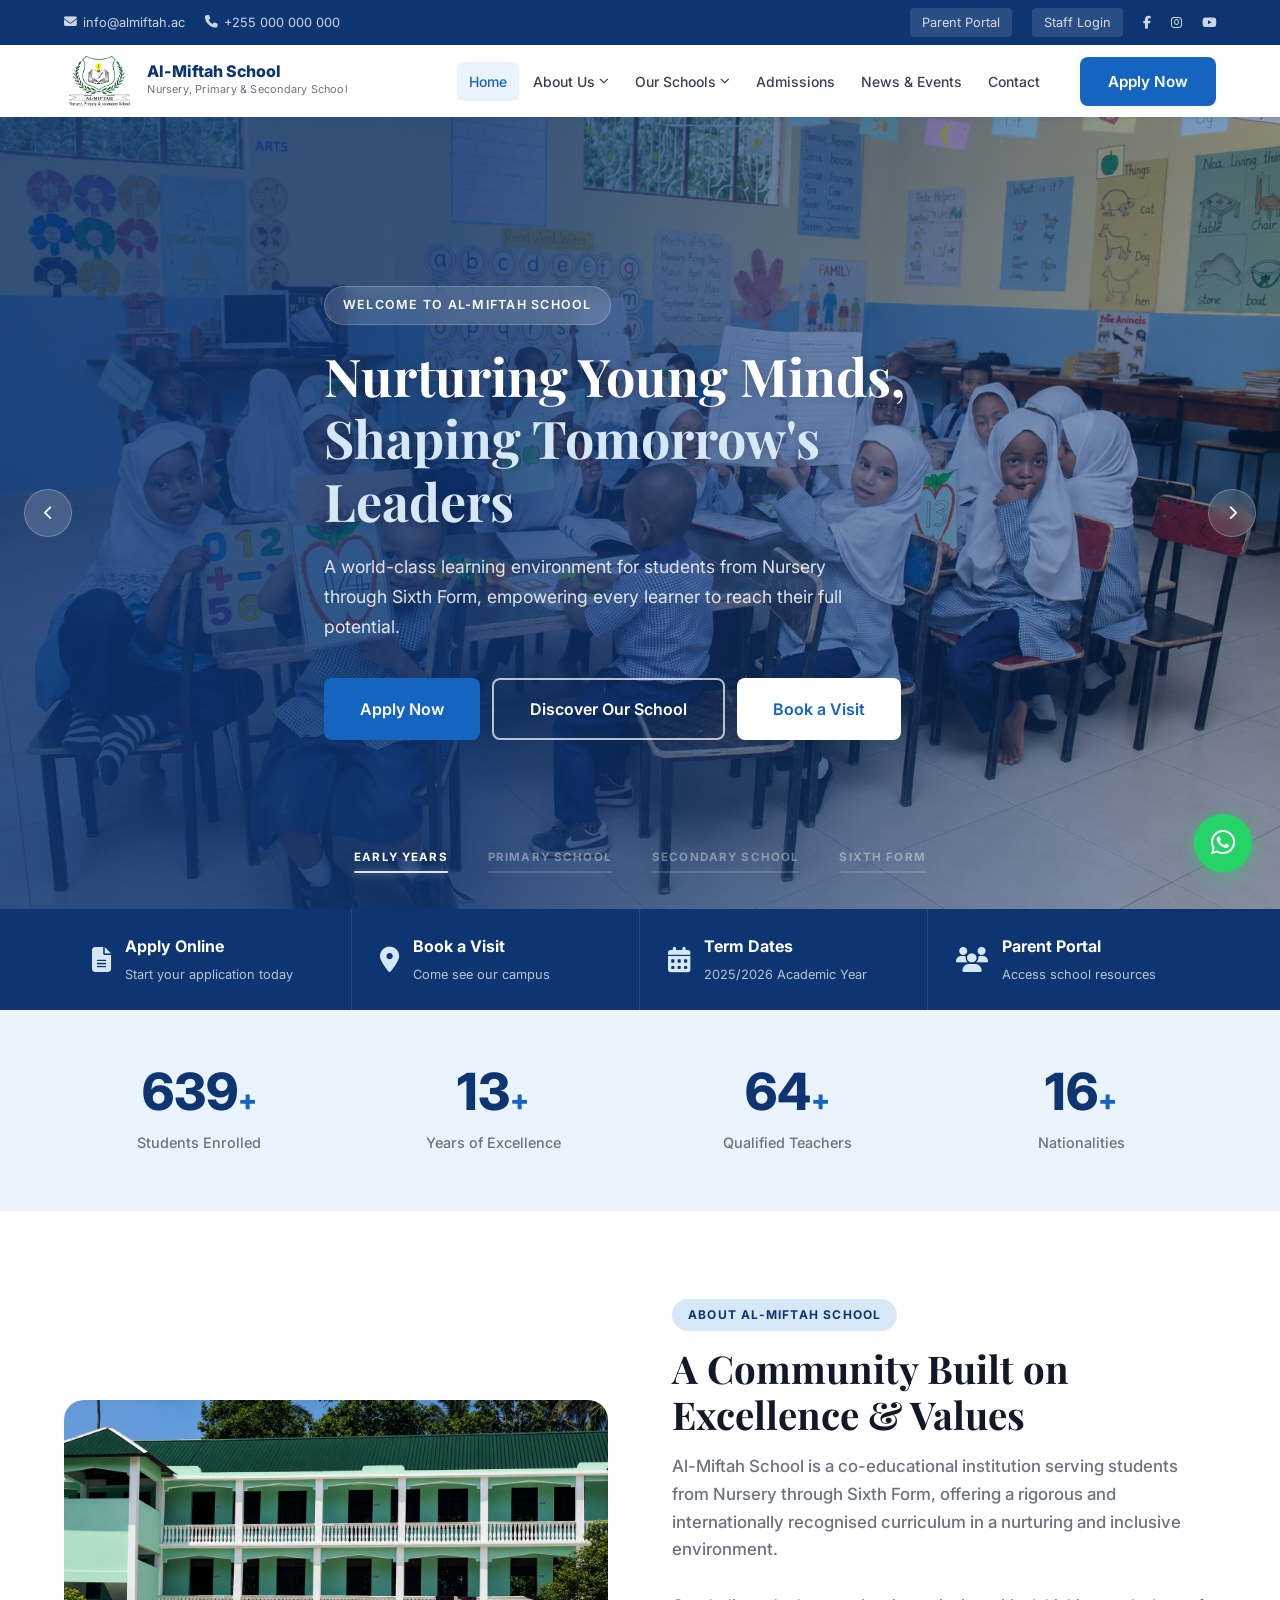
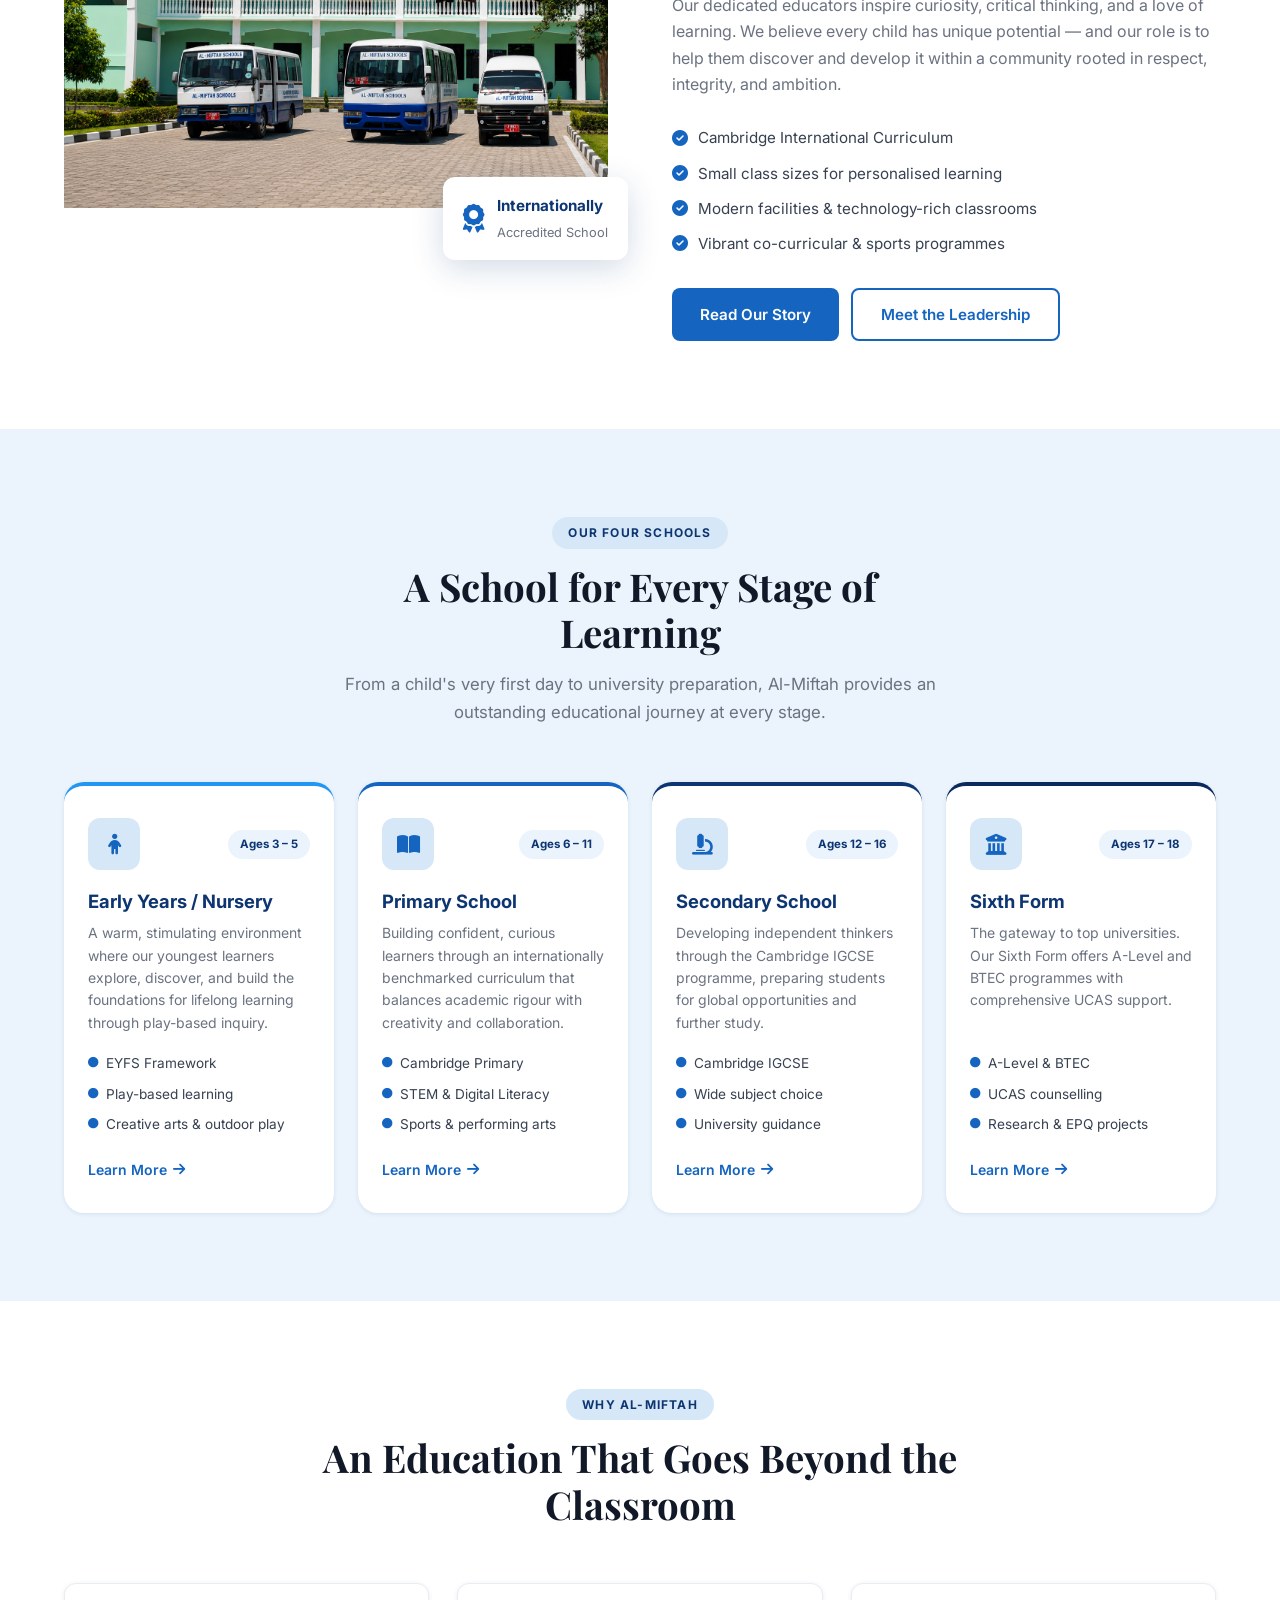
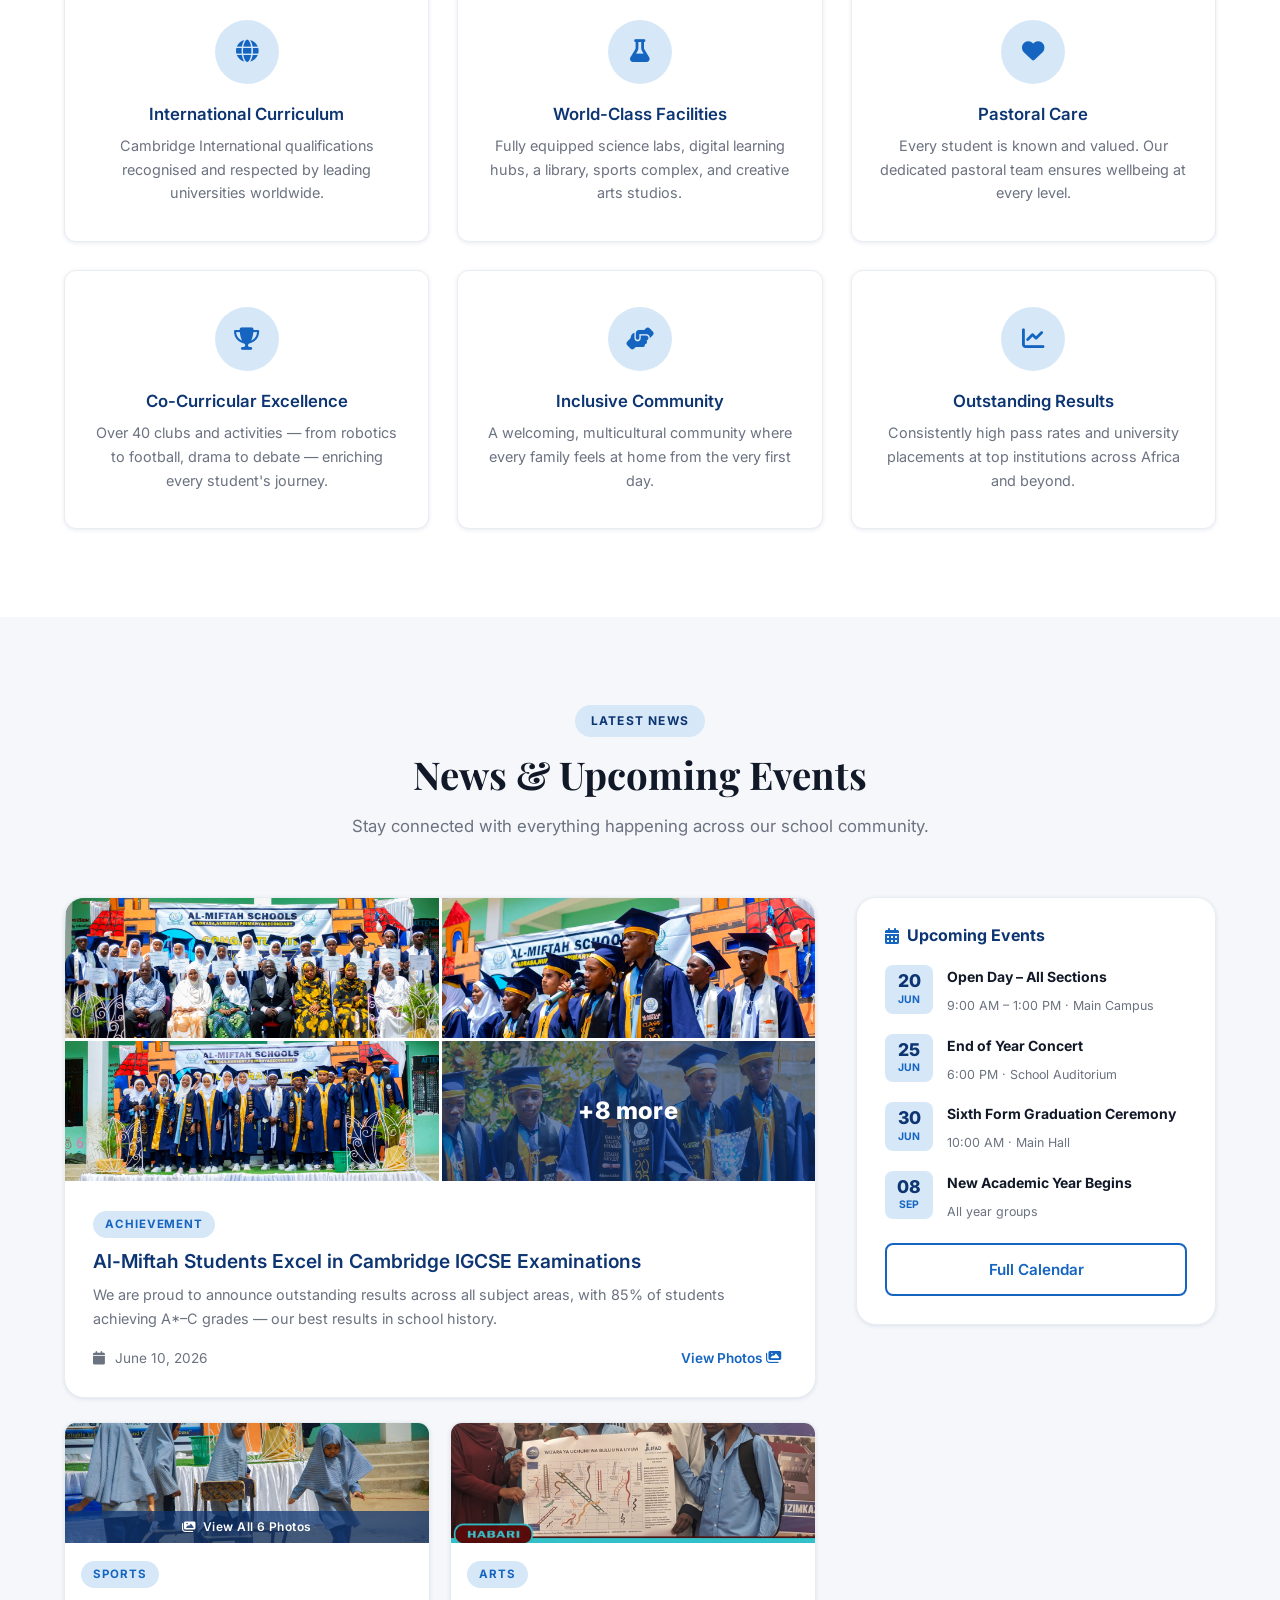
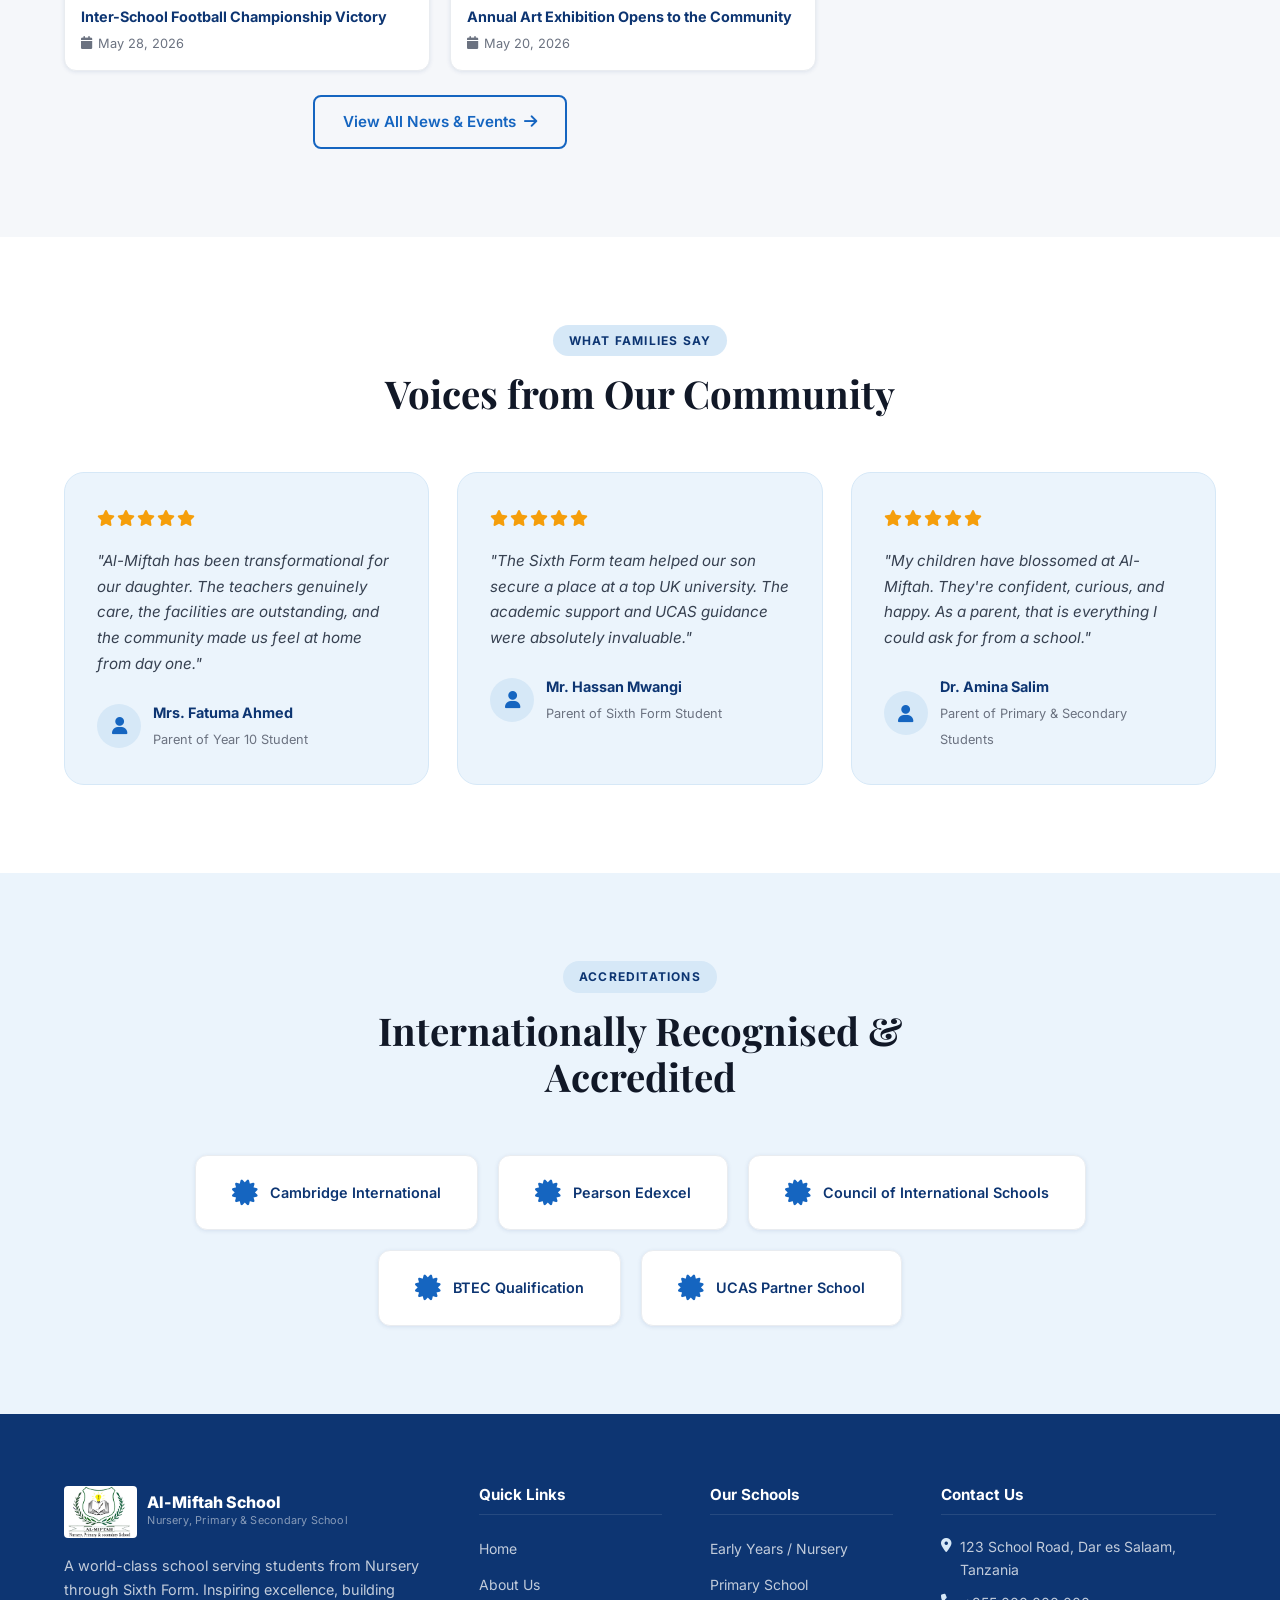
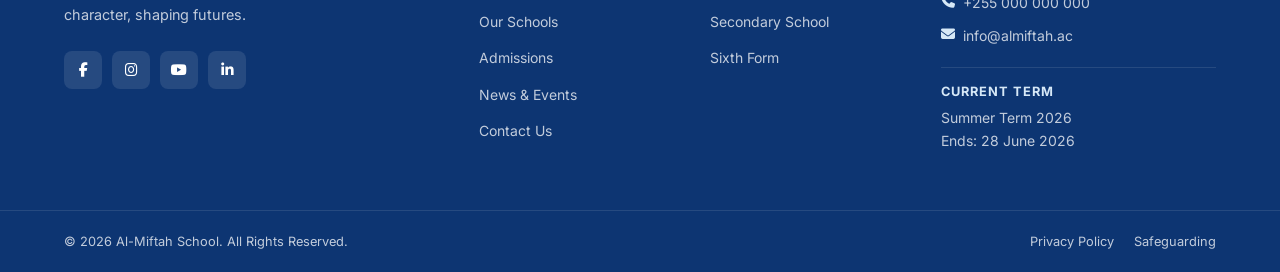
<file: index.html>
<!DOCTYPE html>
<html lang="en">
<head>
  <meta charset="UTF-8" />
  <meta name="viewport" content="width=device-width, initial-scale=1.0" />
  <title>Al-Miftah School | Home</title>
  <link rel="stylesheet" href="css/styles.css" />
  <link rel="preconnect" href="https://fonts.googleapis.com" />
  <link href="https://fonts.googleapis.com/css2?family=Inter:wght@300;400;500;600;700;800&family=Playfair+Display:wght@600;700&display=swap" rel="stylesheet" />
  <link rel="stylesheet" href="https://cdnjs.cloudflare.com/ajax/libs/font-awesome/6.5.0/css/all.min.css" />
</head>
<body>

<div id="scrollProgress" class="scroll-progress"></div>

<!-- TOP BAR -->
<div class="topbar">
  <div class="container topbar-inner">
    <div class="topbar-left">
      <a href="mailto:info@almiftah.ac"><i class="fas fa-envelope"></i> info@almiftah.ac</a>
      <a href="tel:+255000000000"><i class="fas fa-phone"></i> +255 000 000 000</a>
    </div>
    <div class="topbar-right">
      <a href="#" class="topbar-link">Parent Portal</a>
      <a href="#" class="topbar-link">Staff Login</a>
      <a href="#" aria-label="Facebook"><i class="fab fa-facebook-f"></i></a>
      <a href="#" aria-label="Instagram"><i class="fab fa-instagram"></i></a>
      <a href="#" aria-label="YouTube"><i class="fab fa-youtube"></i></a>
    </div>
  </div>
</div>

<!-- HEADER -->
<header class="header" id="header">
  <div class="container header-inner">
    <a href="index.html" class="logo">
      <img src="images/logo.jpeg" alt="Al-Miftah School" class="logo-img" />
      <div class="logo-text">
        <span class="logo-name">Al-Miftah School</span>
        <span class="logo-tagline">Nursery, Primary &amp; Secondary School</span>
      </div>
    </a>
    <nav class="nav" id="nav">
      <ul class="nav-list">
        <li><a href="index.html" class="nav-link active">Home</a></li>
        <li class="has-dropdown">
          <a href="about.html" class="nav-link">About Us <i class="fas fa-chevron-down"></i></a>
          <ul class="dropdown">
            <li><a href="about.html#story">Our Story</a></li>
            <li><a href="about.html#vision">Vision &amp; Mission</a></li>
            <li><a href="about.html#leadership">Leadership</a></li>
            <li><a href="about.html#accreditations">Accreditations</a></li>
          </ul>
        </li>
        <li class="has-dropdown">
          <a href="schools.html" class="nav-link">Our Schools <i class="fas fa-chevron-down"></i></a>
          <ul class="dropdown">
            <li><a href="schools.html#early-years">Early Years</a></li>
            <li><a href="schools.html#primary">Primary School</a></li>
            <li><a href="schools.html#secondary">Secondary School</a></li>
            <li><a href="schools.html#sixth-form">Sixth Form</a></li>
          </ul>
        </li>
        <li><a href="admissions.html" class="nav-link">Admissions</a></li>
        <li><a href="news.html" class="nav-link">News &amp; Events</a></li>
        <li><a href="contact.html" class="nav-link">Contact</a></li>
      </ul>
    </nav>
    <a href="admissions.html" class="btn btn-primary nav-cta">Apply Now</a>
    <button class="hamburger" id="hamburger" aria-label="Open menu" aria-expanded="false">
      <span></span><span></span><span></span>
    </button>
  </div>
</header>

<!-- HERO -->
<section class="hero">
  <div class="hero-slides">
    <div class="hero-slide active" style="background-image:url('images/early-years.png')"></div>
    <div class="hero-slide" style="background-image:url('images/primary-school.png')"></div>
    <div class="hero-slide" style="background-image:url('images/secondary-school.png')"></div>
    <div class="hero-slide" style="background-image:url('images/sixth-form.png')"></div>
  </div>
  <div class="hero-overlay"></div>

  <div class="container hero-content">
    <span class="hero-badge">Welcome to Al-Miftah School</span>
    <h1 class="hero-title">Nurturing Young Minds,<br><span class="hero-highlight">Shaping Tomorrow's Leaders</span></h1>
    <p class="hero-subtitle">A world-class learning environment for students from Nursery through Sixth Form, empowering every learner to reach their full potential.</p>
    <div class="hero-actions">
      <a href="admissions.html" class="btn btn-primary btn-lg">Apply Now</a>
      <a href="about.html" class="btn btn-outline-white btn-lg">Discover Our School</a>
      <a href="contact.html" class="btn btn-secondary btn-lg">Book a Visit</a>
    </div>
  </div>

  <div class="hero-labels">
    <button class="hero-label active" data-slide="0">
      <span class="label-text">Early Years</span>
      <span class="label-line"></span>
    </button>
    <button class="hero-label" data-slide="1">
      <span class="label-text">Primary School</span>
      <span class="label-line"></span>
    </button>
    <button class="hero-label" data-slide="2">
      <span class="label-text">Secondary School</span>
      <span class="label-line"></span>
    </button>
    <button class="hero-label" data-slide="3">
      <span class="label-text">Sixth Form</span>
      <span class="label-line"></span>
    </button>
  </div>
  <button class="hero-arrow hero-prev" id="heroPrev" aria-label="Previous slide"><i class="fas fa-chevron-left"></i></button>
  <button class="hero-arrow hero-next" id="heroNext" aria-label="Next slide"><i class="fas fa-chevron-right"></i></button>
</section>

<!-- QUICK ACTIONS -->
<section class="quick-actions">
  <div class="container">
    <div class="quick-actions-grid">
      <a href="admissions.html" class="quick-action">
        <i class="fas fa-file-alt"></i>
        <div><strong>Apply Online</strong><span>Start your application today</span></div>
      </a>
      <a href="contact.html" class="quick-action">
        <i class="fas fa-map-marker-alt"></i>
        <div><strong>Book a Visit</strong><span>Come see our campus</span></div>
      </a>
      <a href="news.html" class="quick-action">
        <i class="fas fa-calendar-alt"></i>
        <div><strong>Term Dates</strong><span>2025/2026 Academic Year</span></div>
      </a>
      <a href="#" class="quick-action">
        <i class="fas fa-users"></i>
        <div><strong>Parent Portal</strong><span>Access school resources</span></div>
      </a>
    </div>
  </div>
</section>

<!-- STATS -->
<section class="stats">
  <div class="container stats-grid">
    <div class="stat-item">
      <span class="stat-number" data-target="1200">0</span><span class="stat-plus">+</span>
      <span class="stat-label">Students Enrolled</span>
    </div>
    <div class="stat-item">
      <span class="stat-number" data-target="25">0</span><span class="stat-plus">+</span>
      <span class="stat-label">Years of Excellence</span>
    </div>
    <div class="stat-item">
      <span class="stat-number" data-target="120">0</span><span class="stat-plus">+</span>
      <span class="stat-label">Qualified Teachers</span>
    </div>
    <div class="stat-item">
      <span class="stat-number" data-target="30">0</span><span class="stat-plus">+</span>
      <span class="stat-label">Nationalities</span>
    </div>
  </div>
</section>

<!-- ABOUT PREVIEW -->
<section class="section">
  <div class="container about-grid">
    <div class="about-image">
      <div class="about-img-main">
        <img src="images/campus.png" alt="Al-Miftah Campus" style="width:100%;height:100%;object-fit:cover;" />
      </div>
      <div class="about-img-badge">
        <i class="fas fa-award"></i>
        <div><strong>Internationally</strong><span>Accredited School</span></div>
      </div>
    </div>
    <div class="about-content">
      <span class="section-badge">About Al-Miftah School</span>
      <h2 class="section-title">A Community Built on Excellence &amp; Values</h2>
      <p class="about-lead">Al-Miftah School is a co-educational institution serving students from Nursery through Sixth Form, offering a rigorous and internationally recognised curriculum in a nurturing and inclusive environment.</p>
      <p>Our dedicated educators inspire curiosity, critical thinking, and a love of learning. We believe every child has unique potential — and our role is to help them discover and develop it within a community rooted in respect, integrity, and ambition.</p>
      <div class="about-features">
        <div class="about-feature"><i class="fas fa-check-circle"></i><span>Cambridge International Curriculum</span></div>
        <div class="about-feature"><i class="fas fa-check-circle"></i><span>Small class sizes for personalised learning</span></div>
        <div class="about-feature"><i class="fas fa-check-circle"></i><span>Modern facilities &amp; technology-rich classrooms</span></div>
        <div class="about-feature"><i class="fas fa-check-circle"></i><span>Vibrant co-curricular &amp; sports programmes</span></div>
      </div>
      <div class="about-actions">
        <a href="about.html" class="btn btn-primary">Read Our Story</a>
        <a href="about.html#leadership" class="btn btn-outline">Meet the Leadership</a>
      </div>
    </div>
  </div>
</section>

<!-- SCHOOLS PREVIEW -->
<section class="section schools-bg">
  <div class="container">
    <div class="section-header">
      <span class="section-badge">Our Four Schools</span>
      <h2 class="section-title">A School for Every Stage of Learning</h2>
      <p class="section-subtitle">From a child's very first day to university preparation, Al-Miftah provides an outstanding educational journey at every stage.</p>
    </div>
    <div class="schools-grid">
      <div class="school-card" data-color="early">
        <div class="school-card-top">
          <div class="school-icon"><i class="fas fa-child"></i></div>
          <div class="school-age">Ages 3 – 5</div>
        </div>
        <h3 class="school-name">Early Years / Nursery</h3>
        <p class="school-desc">A warm, stimulating environment where our youngest learners explore, discover, and build the foundations for lifelong learning through play-based inquiry.</p>
        <ul class="school-features">
          <li><i class="fas fa-circle"></i> EYFS Framework</li>
          <li><i class="fas fa-circle"></i> Play-based learning</li>
          <li><i class="fas fa-circle"></i> Creative arts &amp; outdoor play</li>
        </ul>
        <a href="schools.html#early-years" class="school-link">Learn More <i class="fas fa-arrow-right"></i></a>
      </div>
      <div class="school-card" data-color="primary">
        <div class="school-card-top">
          <div class="school-icon"><i class="fas fa-book-open"></i></div>
          <div class="school-age">Ages 6 – 11</div>
        </div>
        <h3 class="school-name">Primary School</h3>
        <p class="school-desc">Building confident, curious learners through an internationally benchmarked curriculum that balances academic rigour with creativity and collaboration.</p>
        <ul class="school-features">
          <li><i class="fas fa-circle"></i> Cambridge Primary</li>
          <li><i class="fas fa-circle"></i> STEM &amp; Digital Literacy</li>
          <li><i class="fas fa-circle"></i> Sports &amp; performing arts</li>
        </ul>
        <a href="schools.html#primary" class="school-link">Learn More <i class="fas fa-arrow-right"></i></a>
      </div>
      <div class="school-card" data-color="secondary">
        <div class="school-card-top">
          <div class="school-icon"><i class="fas fa-microscope"></i></div>
          <div class="school-age">Ages 12 – 16</div>
        </div>
        <h3 class="school-name">Secondary School</h3>
        <p class="school-desc">Developing independent thinkers through the Cambridge IGCSE programme, preparing students for global opportunities and further study.</p>
        <ul class="school-features">
          <li><i class="fas fa-circle"></i> Cambridge IGCSE</li>
          <li><i class="fas fa-circle"></i> Wide subject choice</li>
          <li><i class="fas fa-circle"></i> University guidance</li>
        </ul>
        <a href="schools.html#secondary" class="school-link">Learn More <i class="fas fa-arrow-right"></i></a>
      </div>
      <div class="school-card" data-color="sixth">
        <div class="school-card-top">
          <div class="school-icon"><i class="fas fa-university"></i></div>
          <div class="school-age">Ages 17 – 18</div>
        </div>
        <h3 class="school-name">Sixth Form</h3>
        <p class="school-desc">The gateway to top universities. Our Sixth Form offers A-Level and BTEC programmes with comprehensive UCAS support.</p>
        <ul class="school-features">
          <li><i class="fas fa-circle"></i> A-Level &amp; BTEC</li>
          <li><i class="fas fa-circle"></i> UCAS counselling</li>
          <li><i class="fas fa-circle"></i> Research &amp; EPQ projects</li>
        </ul>
        <a href="schools.html#sixth-form" class="school-link">Learn More <i class="fas fa-arrow-right"></i></a>
      </div>
    </div>
  </div>
</section>

<!-- WHY US -->
<section class="section">
  <div class="container">
    <div class="section-header">
      <span class="section-badge">Why Al-Miftah</span>
      <h2 class="section-title">An Education That Goes Beyond the Classroom</h2>
    </div>
    <div class="why-grid">
      <div class="why-card">
        <div class="why-icon"><i class="fas fa-globe"></i></div>
        <h3>International Curriculum</h3>
        <p>Cambridge International qualifications recognised and respected by leading universities worldwide.</p>
      </div>
      <div class="why-card">
        <div class="why-icon"><i class="fas fa-flask"></i></div>
        <h3>World-Class Facilities</h3>
        <p>Fully equipped science labs, digital learning hubs, a library, sports complex, and creative arts studios.</p>
      </div>
      <div class="why-card">
        <div class="why-icon"><i class="fas fa-heart"></i></div>
        <h3>Pastoral Care</h3>
        <p>Every student is known and valued. Our dedicated pastoral team ensures wellbeing at every level.</p>
      </div>
      <div class="why-card">
        <div class="why-icon"><i class="fas fa-trophy"></i></div>
        <h3>Co-Curricular Excellence</h3>
        <p>Over 40 clubs and activities — from robotics to football, drama to debate — enriching every student's journey.</p>
      </div>
      <div class="why-card">
        <div class="why-icon"><i class="fas fa-hands-helping"></i></div>
        <h3>Inclusive Community</h3>
        <p>A welcoming, multicultural community where every family feels at home from the very first day.</p>
      </div>
      <div class="why-card">
        <div class="why-icon"><i class="fas fa-chart-line"></i></div>
        <h3>Outstanding Results</h3>
        <p>Consistently high pass rates and university placements at top institutions across Africa and beyond.</p>
      </div>
    </div>
  </div>
</section>

<!-- NEWS PREVIEW -->
<section class="section" style="background:var(--gray-100)">
  <div class="container">
    <div class="section-header">
      <span class="section-badge">Latest News</span>
      <h2 class="section-title">News &amp; Upcoming Events</h2>
      <p class="section-subtitle">Stay connected with everything happening across our school community.</p>
    </div>
    <div class="news-layout">
      <div class="news-main">
        <div class="news-card featured">
          <div class="news-thumb-grid" data-modal="achieveModal" role="button" tabindex="0" aria-label="View graduation photos">
            <div class="thumb-cell"><img src="images/gallery-12.jpeg" alt="Graduation group photo" loading="lazy" /></div>
            <div class="thumb-cell"><img src="images/gallery-02.jpeg" alt="Graduates in gowns" loading="lazy" /></div>
            <div class="thumb-cell"><img src="images/gallery-13.jpeg" alt="Graduation parade" loading="lazy" /></div>
            <div class="thumb-cell thumb-last">
              <img src="images/gallery-10.jpeg" alt="Grade 7 graduates" loading="lazy" />
              <div class="thumb-last-overlay">+8 more</div>
            </div>
          </div>
          <div class="news-body">
            <span class="news-tag">Achievement</span>
            <h3>Al-Miftah Students Excel in Cambridge IGCSE Examinations</h3>
            <p>We are proud to announce outstanding results across all subject areas, with 85% of students achieving A*–C grades — our best results in school history.</p>
            <div class="news-meta">
              <span><i class="fas fa-calendar"></i> June 10, 2026</span>
              <a href="#" class="news-more" data-modal="achieveModal">View Photos <i class="fas fa-images"></i></a>
            </div>
          </div>
        </div>
        <div class="news-row">
          <div class="news-card small news-card-clickable" data-modal="sportsModal" role="button" tabindex="0" aria-label="View sports photos">
            <div class="news-img-sm" style="position:relative;min-height:120px;overflow:hidden;">
              <img src="images/gallery-18.jpeg" alt="Sports day activity" style="width:100%;height:120px;object-fit:cover;display:block;" loading="lazy" />
              <div class="thumb-view-all"><i class="fas fa-images"></i> View All 6 Photos</div>
            </div>
            <div class="news-body-sm">
              <span class="news-tag">Sports</span>
              <h4>Inter-School Football Championship Victory</h4>
              <span class="news-date"><i class="fas fa-calendar"></i> May 28, 2026</span>
            </div>
          </div>
          <div class="news-card small">
            <div class="news-img-sm" style="min-height:120px;overflow:hidden;">
              <img src="images/news-arts.jpeg" alt="Annual Art Exhibition" style="width:100%;height:120px;object-fit:cover;display:block;" />
            </div>
            <div class="news-body-sm">
              <span class="news-tag">Arts</span>
              <h4>Annual Art Exhibition Opens to the Community</h4>
              <span class="news-date"><i class="fas fa-calendar"></i> May 20, 2026</span>
            </div>
          </div>
        </div>
        <div style="margin-top:24px;text-align:center">
          <a href="news.html" class="btn btn-outline">View All News &amp; Events <i class="fas fa-arrow-right"></i></a>
        </div>
      </div>
      <div class="events-sidebar">
        <h3 class="sidebar-title"><i class="fas fa-calendar-alt"></i> Upcoming Events</h3>
        <div class="event-list">
          <div class="event-item">
            <div class="event-date"><span class="event-day">20</span><span class="event-month">Jun</span></div>
            <div class="event-info"><strong>Open Day – All Sections</strong><span>9:00 AM – 1:00 PM · Main Campus</span></div>
          </div>
          <div class="event-item">
            <div class="event-date"><span class="event-day">25</span><span class="event-month">Jun</span></div>
            <div class="event-info"><strong>End of Year Concert</strong><span>6:00 PM · School Auditorium</span></div>
          </div>
          <div class="event-item">
            <div class="event-date"><span class="event-day">30</span><span class="event-month">Jun</span></div>
            <div class="event-info"><strong>Sixth Form Graduation Ceremony</strong><span>10:00 AM · Main Hall</span></div>
          </div>
          <div class="event-item">
            <div class="event-date"><span class="event-day">08</span><span class="event-month">Sep</span></div>
            <div class="event-info"><strong>New Academic Year Begins</strong><span>All year groups</span></div>
          </div>
        </div>
        <a href="news.html" class="btn btn-outline btn-full">Full Calendar</a>
      </div>
    </div>
  </div>
</section>

<!-- TESTIMONIALS -->
<section class="section">
  <div class="container">
    <div class="section-header">
      <span class="section-badge">What Families Say</span>
      <h2 class="section-title">Voices from Our Community</h2>
    </div>
    <div class="testimonials-grid">
      <div class="testimonial-card">
        <div class="testimonial-stars"><i class="fas fa-star"></i><i class="fas fa-star"></i><i class="fas fa-star"></i><i class="fas fa-star"></i><i class="fas fa-star"></i></div>
        <p>"Al-Miftah has been transformational for our daughter. The teachers genuinely care, the facilities are outstanding, and the community made us feel at home from day one."</p>
        <div class="testimonial-author">
          <div class="author-avatar"><i class="fas fa-user"></i></div>
          <div><strong>Mrs. Fatuma Ahmed</strong><span>Parent of Year 10 Student</span></div>
        </div>
      </div>
      <div class="testimonial-card">
        <div class="testimonial-stars"><i class="fas fa-star"></i><i class="fas fa-star"></i><i class="fas fa-star"></i><i class="fas fa-star"></i><i class="fas fa-star"></i></div>
        <p>"The Sixth Form team helped our son secure a place at a top UK university. The academic support and UCAS guidance were absolutely invaluable."</p>
        <div class="testimonial-author">
          <div class="author-avatar"><i class="fas fa-user"></i></div>
          <div><strong>Mr. Hassan Mwangi</strong><span>Parent of Sixth Form Student</span></div>
        </div>
      </div>
      <div class="testimonial-card">
        <div class="testimonial-stars"><i class="fas fa-star"></i><i class="fas fa-star"></i><i class="fas fa-star"></i><i class="fas fa-star"></i><i class="fas fa-star"></i></div>
        <p>"My children have blossomed at Al-Miftah. They're confident, curious, and happy. As a parent, that is everything I could ask for from a school."</p>
        <div class="testimonial-author">
          <div class="author-avatar"><i class="fas fa-user"></i></div>
          <div><strong>Dr. Amina Salim</strong><span>Parent of Primary &amp; Secondary Students</span></div>
        </div>
      </div>
    </div>
  </div>
</section>

<!-- ACCREDITATIONS -->
<section class="section accreditations-bg">
  <div class="container">
    <div class="section-header">
      <span class="section-badge">Accreditations</span>
      <h2 class="section-title">Internationally Recognised &amp; Accredited</h2>
    </div>
    <div class="accred-grid">
      <div class="accred-item"><i class="fas fa-certificate accred-icon"></i><span>Cambridge International</span></div>
      <div class="accred-item"><i class="fas fa-certificate accred-icon"></i><span>Pearson Edexcel</span></div>
      <div class="accred-item"><i class="fas fa-certificate accred-icon"></i><span>Council of International Schools</span></div>
      <div class="accred-item"><i class="fas fa-certificate accred-icon"></i><span>BTEC Qualification</span></div>
      <div class="accred-item"><i class="fas fa-certificate accred-icon"></i><span>UCAS Partner School</span></div>
    </div>
  </div>
</section>

<!-- FOOTER -->
<footer class="footer">
  <div class="footer-main">
    <div class="container footer-grid">
      <div class="footer-brand">
        <a href="index.html" class="logo logo-footer">
          <img src="images/logo.jpeg" alt="Al-Miftah School" class="logo-img" />
          <div class="logo-text">
            <span class="logo-name">Al-Miftah School</span>
            <span class="logo-tagline">Nursery, Primary &amp; Secondary School</span>
          </div>
        </a>
        <p>A world-class school serving students from Nursery through Sixth Form. Inspiring excellence, building character, shaping futures.</p>
        <div class="footer-social">
          <a href="#" aria-label="Facebook"><i class="fab fa-facebook-f"></i></a>
          <a href="#" aria-label="Instagram"><i class="fab fa-instagram"></i></a>
          <a href="#" aria-label="YouTube"><i class="fab fa-youtube"></i></a>
          <a href="#" aria-label="LinkedIn"><i class="fab fa-linkedin-in"></i></a>
        </div>
      </div>
      <div class="footer-links">
        <h4>Quick Links</h4>
        <ul>
          <li><a href="index.html">Home</a></li>
          <li><a href="about.html">About Us</a></li>
          <li><a href="schools.html">Our Schools</a></li>
          <li><a href="admissions.html">Admissions</a></li>
          <li><a href="news.html">News &amp; Events</a></li>
          <li><a href="contact.html">Contact Us</a></li>
        </ul>
      </div>
      <div class="footer-links">
        <h4>Our Schools</h4>
        <ul>
          <li><a href="schools.html#early-years">Early Years / Nursery</a></li>
          <li><a href="schools.html#primary">Primary School</a></li>
          <li><a href="schools.html#secondary">Secondary School</a></li>
          <li><a href="schools.html#sixth-form">Sixth Form</a></li>
        </ul>
      </div>
      <div class="footer-contact">
        <h4>Contact Us</h4>
        <p><i class="fas fa-map-marker-alt"></i> 123 School Road, Dar es Salaam, Tanzania</p>
        <p><i class="fas fa-phone"></i> +255 000 000 000</p>
        <p><i class="fas fa-envelope"></i> info@almiftah.ac</p>
        <div class="footer-term">
          <h5>Current Term</h5>
          <p>Summer Term 2026<br>Ends: 28 June 2026</p>
        </div>
      </div>
    </div>
  </div>
  <div class="footer-bottom">
    <div class="container footer-bottom-inner">
      <p>&copy; 2026 Al-Miftah School. All Rights Reserved.</p>
      <div class="footer-bottom-links">
        <a href="#">Privacy Policy</a>
        <a href="#">Safeguarding</a>
      </div>
    </div>
  </div>
</footer>

<a href="https://wa.me/255000000000" class="wa-btn" target="_blank" rel="noopener noreferrer" aria-label="Chat with us on WhatsApp">
  <i class="fab fa-whatsapp"></i>
  <span class="wa-tooltip">Chat with us on WhatsApp</span>
</a>
<button class="back-to-top" id="backToTop" aria-label="Back to top"><i class="fas fa-chevron-up"></i></button>
<!-- ACHIEVEMENT GALLERY MODAL -->
<div class="gallery-modal" id="achieveModal" role="dialog" aria-modal="true" aria-label="Graduation photos">
  <div class="modal-inner">
    <div class="modal-header">
      <h3><i class="fas fa-graduation-cap"></i> Class of 2025 — Graduation Ceremony</h3>
      <button class="modal-close" aria-label="Close gallery"><i class="fas fa-times"></i></button>
    </div>
    <div class="modal-body">
      <div class="modal-grid">
        <img src="images/gallery-12.jpeg" alt="Group photo with certificates" loading="lazy" />
        <img src="images/gallery-02.jpeg" alt="Graduates in gowns" loading="lazy" />
        <img src="images/gallery-10.jpeg" alt="Grade 7 graduates" loading="lazy" />
        <img src="images/gallery-13.jpeg" alt="Graduation parade" loading="lazy" />
        <img src="images/gallery-04.jpeg" alt="Ceremony speaker" loading="lazy" />
        <img src="images/gallery-11.jpeg" alt="Award presentation" loading="lazy" />
        <img src="images/gallery-01.jpeg" alt="Student performance" loading="lazy" />
        <img src="images/gallery-05.jpeg" alt="Students on stage" loading="lazy" />
        <img src="images/gallery-03.jpeg" alt="Student speech" loading="lazy" />
        <img src="images/gallery-08.jpeg" alt="Cultural performance" loading="lazy" />
        <img src="images/gallery-09.jpeg" alt="Choir performance" loading="lazy" />
        <img src="images/gallery-17.jpeg" alt="Primary students" loading="lazy" />
      </div>
    </div>
  </div>
</div>

<!-- SPORTS GALLERY MODAL -->
<div class="gallery-modal" id="sportsModal" role="dialog" aria-modal="true" aria-label="Sports photos">
  <div class="modal-inner">
    <div class="modal-header">
      <h3><i class="fas fa-running"></i> Sports &amp; Co-Curricular Activities</h3>
      <button class="modal-close" aria-label="Close gallery"><i class="fas fa-times"></i></button>
    </div>
    <div class="modal-body">
      <div class="modal-grid">
        <img src="images/gallery-18.jpeg" alt="Sports day activity" loading="lazy" />
        <img src="images/gallery-07.jpeg" alt="School activity" loading="lazy" />
        <img src="images/gallery-06.jpeg" alt="School community" loading="lazy" />
        <img src="images/gallery-14.jpeg" alt="Learning activity" loading="lazy" />
        <img src="images/gallery-15.jpeg" alt="Student performance" loading="lazy" />
        <img src="images/gallery-16.jpeg" alt="Stage performance" loading="lazy" />
      </div>
    </div>
  </div>
</div>

<script src="js/script.js"></script>
</body>
</html>
</file>
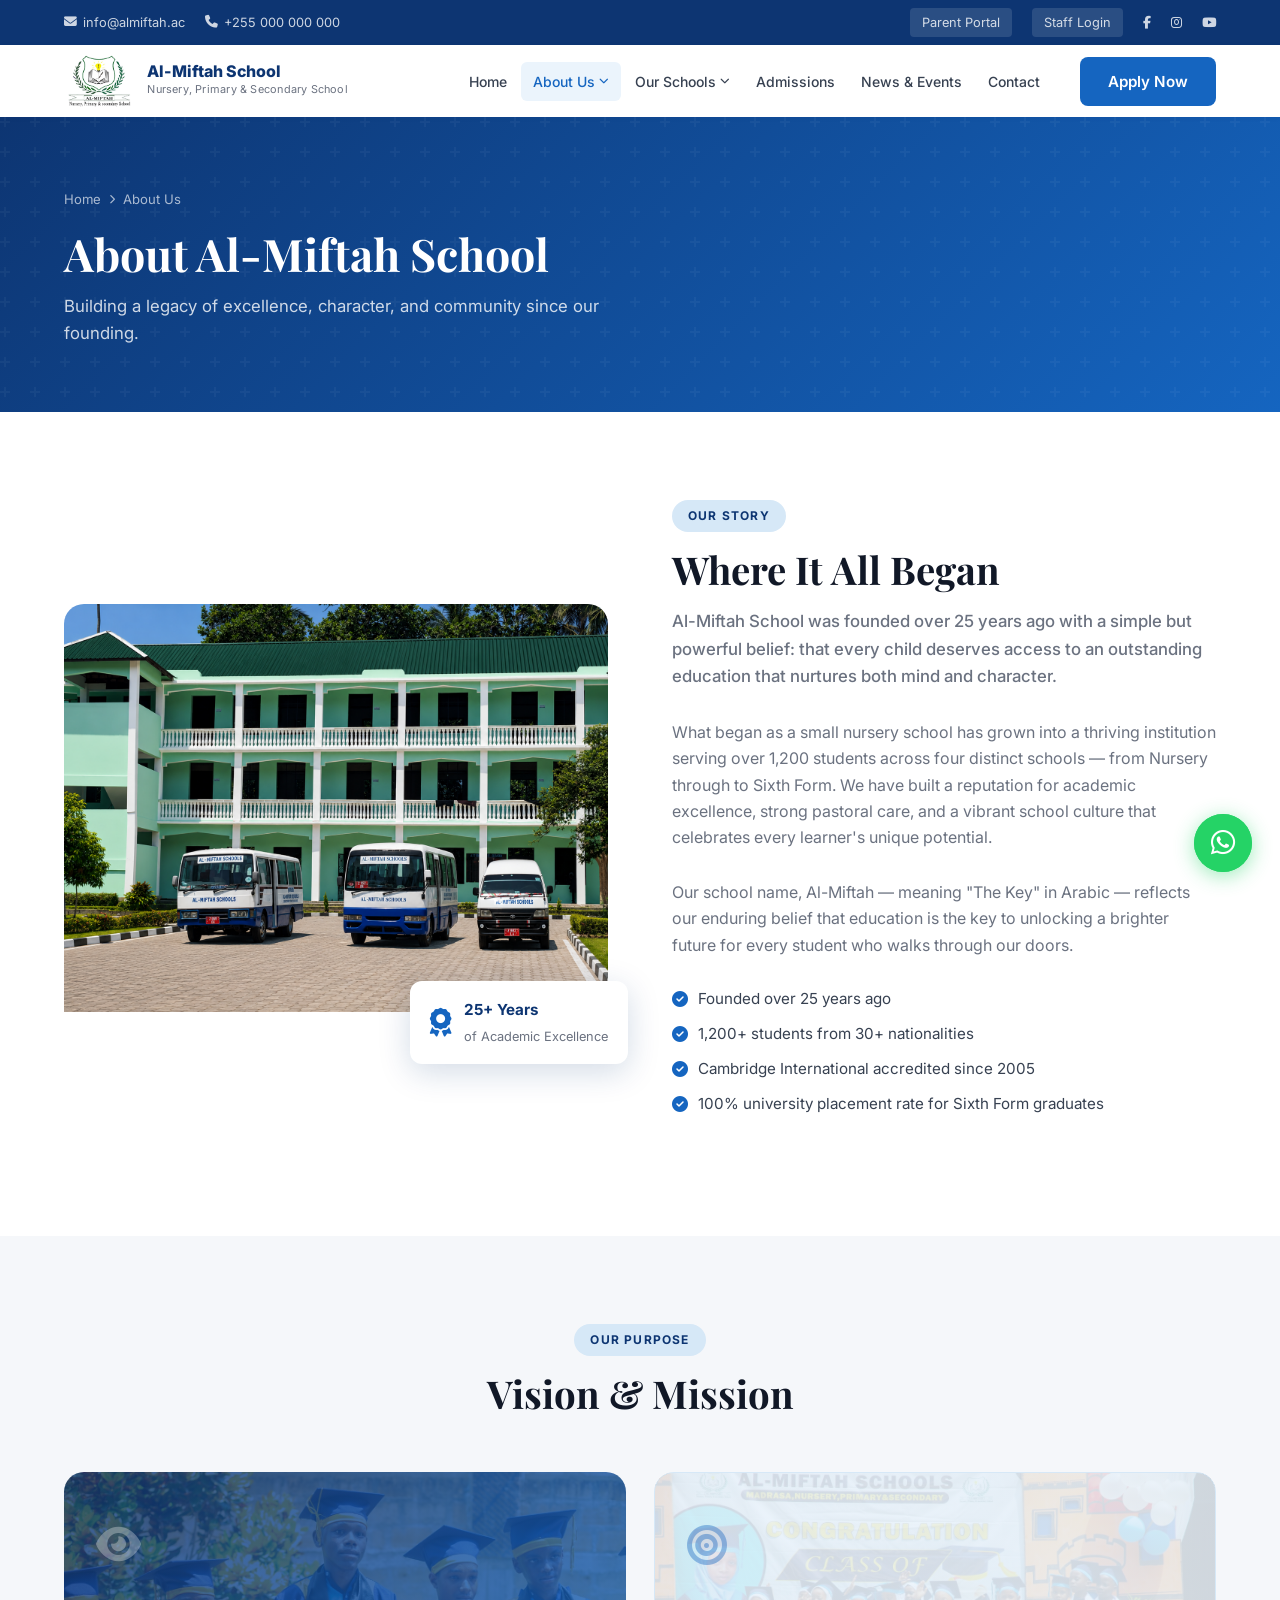
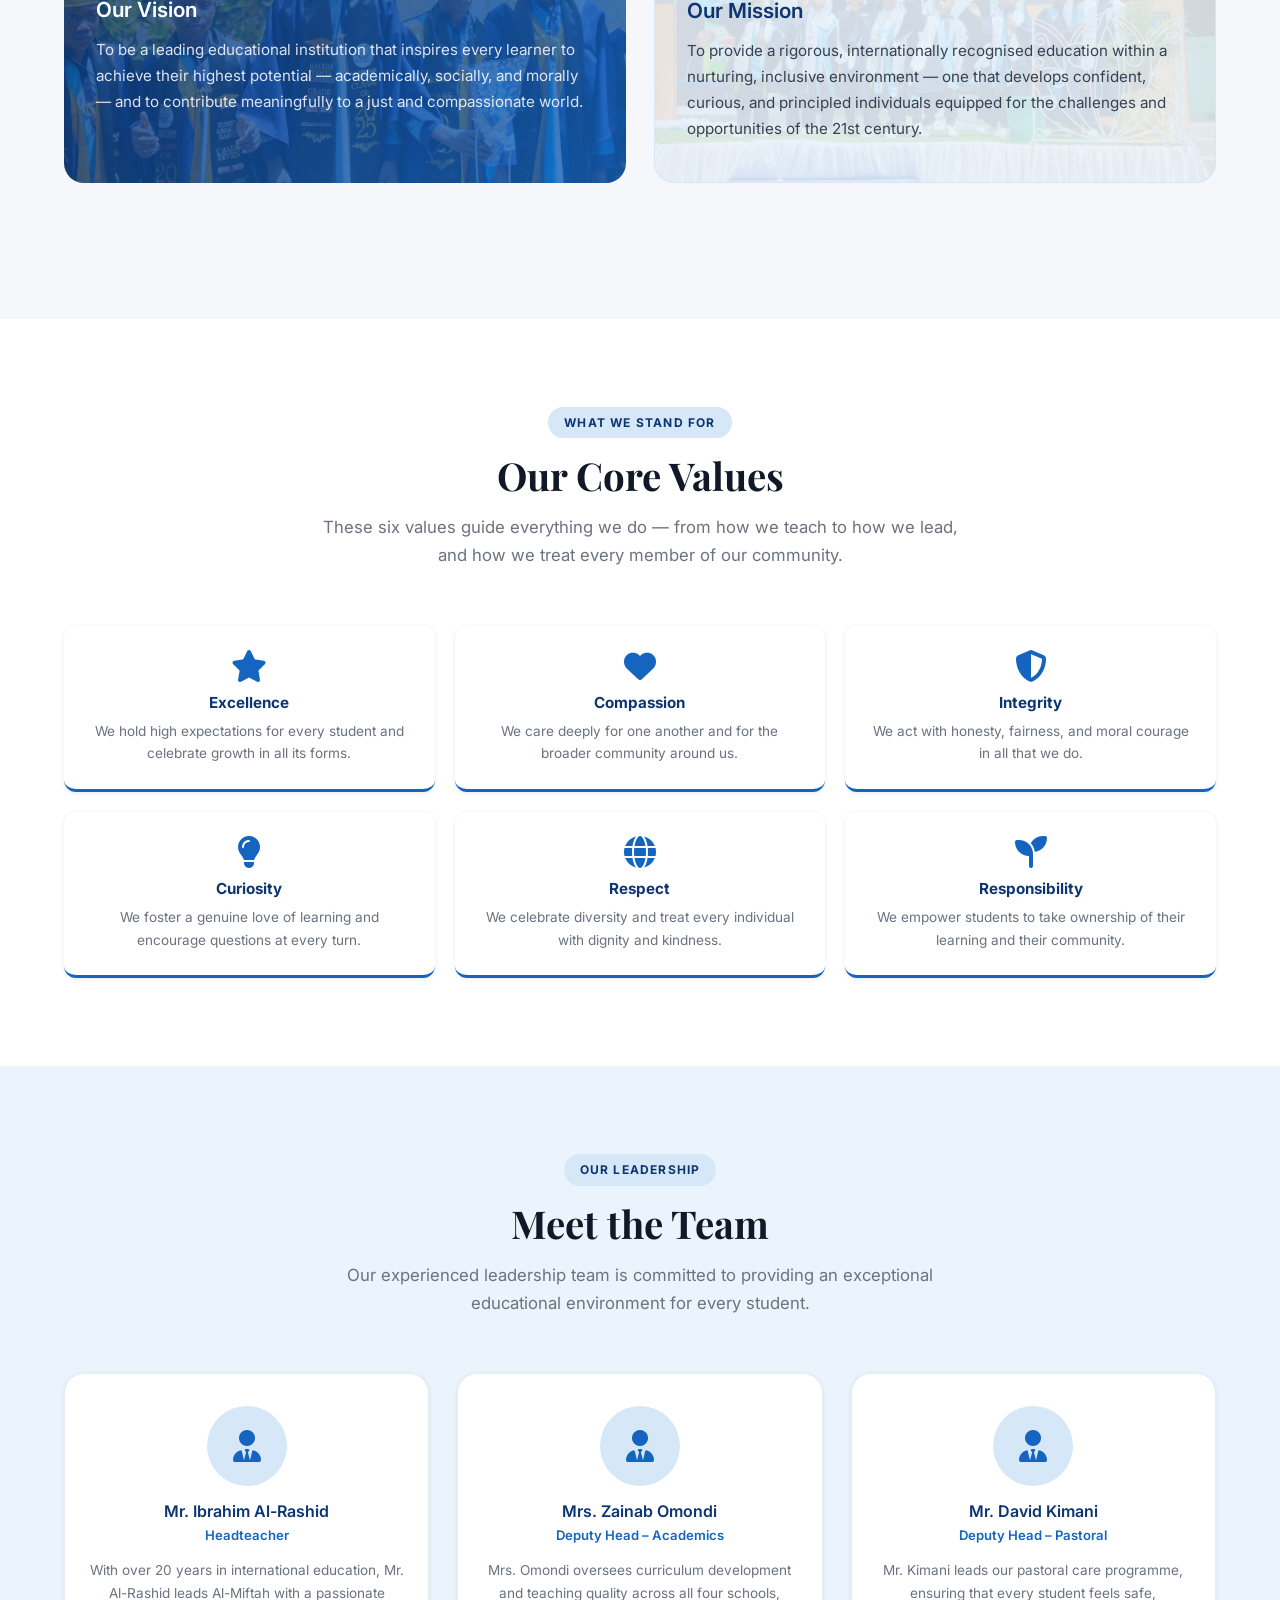
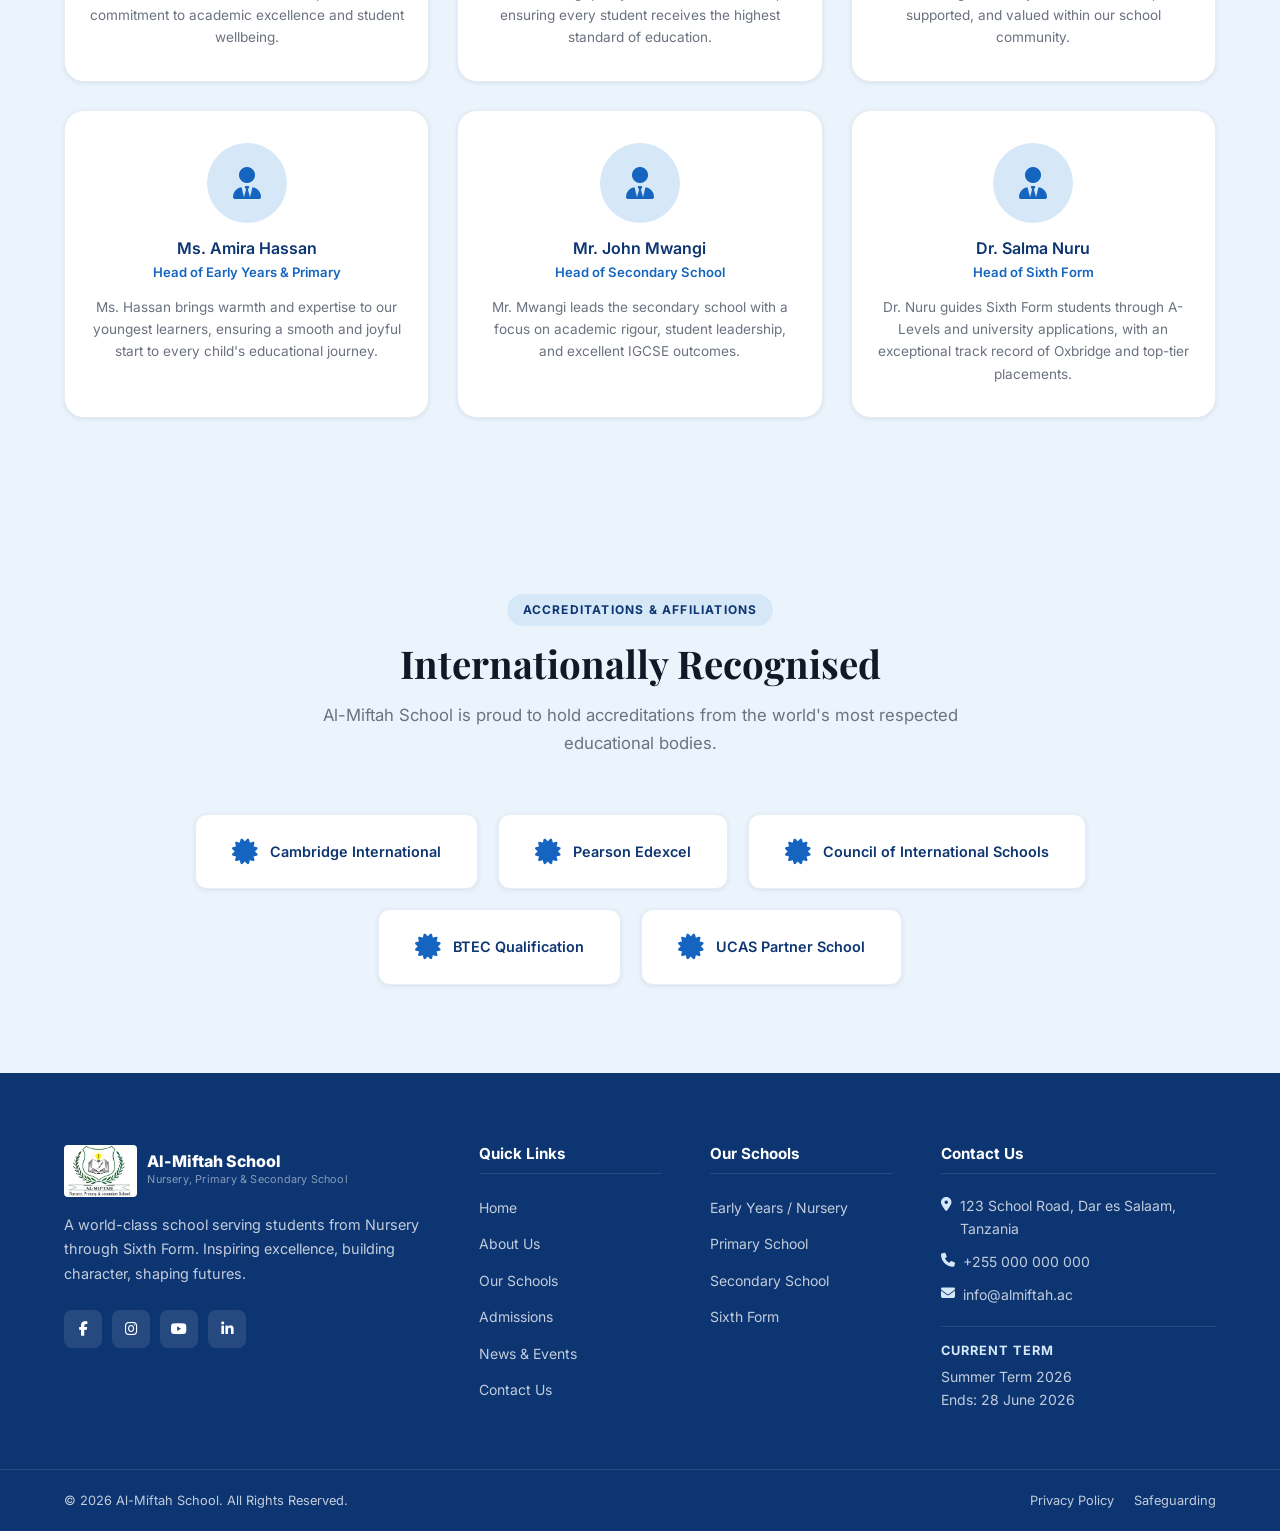
<file: about.html>
<!DOCTYPE html>
<html lang="en">
<head>
  <meta charset="UTF-8" />
  <meta name="viewport" content="width=device-width, initial-scale=1.0" />
  <title>About Us | Al-Miftah School</title>
  <link rel="stylesheet" href="css/styles.css" />
  <link rel="preconnect" href="https://fonts.googleapis.com" />
  <link href="https://fonts.googleapis.com/css2?family=Inter:wght@300;400;500;600;700;800&family=Playfair+Display:wght@600;700&display=swap" rel="stylesheet" />
  <link rel="stylesheet" href="https://cdnjs.cloudflare.com/ajax/libs/font-awesome/6.5.0/css/all.min.css" />
</head>
<body>

<!-- TOP BAR -->
<div class="topbar">
  <div class="container topbar-inner">
    <div class="topbar-left">
      <a href="mailto:info@almiftah.ac"><i class="fas fa-envelope"></i> info@almiftah.ac</a>
      <a href="tel:+255000000000"><i class="fas fa-phone"></i> +255 000 000 000</a>
    </div>
    <div class="topbar-right">
      <a href="#" class="topbar-link">Parent Portal</a>
      <a href="#" class="topbar-link">Staff Login</a>
      <a href="#" aria-label="Facebook"><i class="fab fa-facebook-f"></i></a>
      <a href="#" aria-label="Instagram"><i class="fab fa-instagram"></i></a>
      <a href="#" aria-label="YouTube"><i class="fab fa-youtube"></i></a>
    </div>
  </div>
</div>

<!-- HEADER -->
<header class="header" id="header">
  <div class="container header-inner">
    <a href="index.html" class="logo">
      <img src="images/logo.jpeg" alt="Al-Miftah School" class="logo-img" />
      <div class="logo-text">
        <span class="logo-name">Al-Miftah School</span>
        <span class="logo-tagline">Nursery, Primary &amp; Secondary School</span>
      </div>
    </a>
    <nav class="nav" id="nav">
      <ul class="nav-list">
        <li><a href="index.html" class="nav-link">Home</a></li>
        <li class="has-dropdown">
          <a href="about.html" class="nav-link active">About Us <i class="fas fa-chevron-down"></i></a>
          <ul class="dropdown">
            <li><a href="about.html#story">Our Story</a></li>
            <li><a href="about.html#vision">Vision &amp; Mission</a></li>
            <li><a href="about.html#leadership">Leadership</a></li>
            <li><a href="about.html#accreditations">Accreditations</a></li>
          </ul>
        </li>
        <li class="has-dropdown">
          <a href="schools.html" class="nav-link">Our Schools <i class="fas fa-chevron-down"></i></a>
          <ul class="dropdown">
            <li><a href="schools.html#early-years">Early Years</a></li>
            <li><a href="schools.html#primary">Primary School</a></li>
            <li><a href="schools.html#secondary">Secondary School</a></li>
            <li><a href="schools.html#sixth-form">Sixth Form</a></li>
          </ul>
        </li>
        <li><a href="admissions.html" class="nav-link">Admissions</a></li>
        <li><a href="news.html" class="nav-link">News &amp; Events</a></li>
        <li><a href="contact.html" class="nav-link">Contact</a></li>
      </ul>
    </nav>
    <a href="admissions.html" class="btn btn-primary nav-cta">Apply Now</a>
    <button class="hamburger" id="hamburger" aria-label="Open menu" aria-expanded="false">
      <span></span><span></span><span></span>
    </button>
  </div>
</header>

<!-- PAGE HERO -->
<div class="page-hero">
  <div class="container page-hero-inner">
    <div class="breadcrumb">
      <a href="index.html">Home</a><i class="fas fa-chevron-right"></i><span>About Us</span>
    </div>
    <h1>About Al-Miftah School</h1>
    <p>Building a legacy of excellence, character, and community since our founding.</p>
  </div>
</div>

<!-- OUR STORY -->
<section class="section" id="story">
  <div class="container about-grid">
    <div class="about-image">
      <div class="about-img-main">
        <img src="images/campus.png" alt="Al-Miftah Campus" style="width:100%;height:100%;object-fit:cover;" />
      </div>
      <div class="about-img-badge">
        <i class="fas fa-award"></i>
        <div><strong>25+ Years</strong><span>of Academic Excellence</span></div>
      </div>
    </div>
    <div class="about-content">
      <span class="section-badge">Our Story</span>
      <h2 class="section-title">Where It All Began</h2>
      <p class="about-lead">Al-Miftah School was founded over 25 years ago with a simple but powerful belief: that every child deserves access to an outstanding education that nurtures both mind and character.</p>
      <p>What began as a small nursery school has grown into a thriving institution serving over 1,200 students across four distinct schools — from Nursery through to Sixth Form. We have built a reputation for academic excellence, strong pastoral care, and a vibrant school culture that celebrates every learner's unique potential.</p>
      <p>Our school name, Al-Miftah — meaning "The Key" in Arabic — reflects our enduring belief that education is the key to unlocking a brighter future for every student who walks through our doors.</p>
      <div class="about-features">
        <div class="about-feature"><i class="fas fa-check-circle"></i><span>Founded over 25 years ago</span></div>
        <div class="about-feature"><i class="fas fa-check-circle"></i><span>1,200+ students from 30+ nationalities</span></div>
        <div class="about-feature"><i class="fas fa-check-circle"></i><span>Cambridge International accredited since 2005</span></div>
        <div class="about-feature"><i class="fas fa-check-circle"></i><span>100% university placement rate for Sixth Form graduates</span></div>
      </div>
    </div>
  </div>
</section>

<!-- VISION & MISSION -->
<section class="section" id="vision" style="background:var(--gray-100)">
  <div class="container">
    <div class="section-header">
      <span class="section-badge">Our Purpose</span>
      <h2 class="section-title">Vision &amp; Mission</h2>
    </div>
    <div class="vision-mission">
      <div class="vm-card vision" style="background: linear-gradient(135deg, rgba(13,53,114,.80) 0%, rgba(21,101,192,.80) 100%), url('images/gallery-10.jpeg') center/cover no-repeat;">
        <div class="vm-icon"><i class="fas fa-eye"></i></div>
        <h3>Our Vision</h3>
        <p>To be a leading educational institution that inspires every learner to achieve their highest potential — academically, socially, and morally — and to contribute meaningfully to a just and compassionate world.</p>
      </div>
      <div class="vm-card mission" style="background: linear-gradient(rgba(235,244,252,.88), rgba(235,244,252,.88)), url('images/about-mission.jpeg') center/cover no-repeat;">
        <div class="vm-icon"><i class="fas fa-bullseye"></i></div>
        <h3>Our Mission</h3>
        <p>To provide a rigorous, internationally recognised education within a nurturing, inclusive environment — one that develops confident, curious, and principled individuals equipped for the challenges and opportunities of the 21st century.</p>
      </div>
    </div>
  </div>
</section>

<!-- VALUES -->
<section class="section">
  <div class="container">
    <div class="section-header">
      <span class="section-badge">What We Stand For</span>
      <h2 class="section-title">Our Core Values</h2>
      <p class="section-subtitle">These six values guide everything we do — from how we teach to how we lead, and how we treat every member of our community.</p>
    </div>
    <div class="values-grid">
      <div class="value-card">
        <i class="fas fa-star"></i>
        <h4>Excellence</h4>
        <p>We hold high expectations for every student and celebrate growth in all its forms.</p>
      </div>
      <div class="value-card">
        <i class="fas fa-heart"></i>
        <h4>Compassion</h4>
        <p>We care deeply for one another and for the broader community around us.</p>
      </div>
      <div class="value-card">
        <i class="fas fa-shield-alt"></i>
        <h4>Integrity</h4>
        <p>We act with honesty, fairness, and moral courage in all that we do.</p>
      </div>
      <div class="value-card">
        <i class="fas fa-lightbulb"></i>
        <h4>Curiosity</h4>
        <p>We foster a genuine love of learning and encourage questions at every turn.</p>
      </div>
      <div class="value-card">
        <i class="fas fa-globe"></i>
        <h4>Respect</h4>
        <p>We celebrate diversity and treat every individual with dignity and kindness.</p>
      </div>
      <div class="value-card">
        <i class="fas fa-seedling"></i>
        <h4>Responsibility</h4>
        <p>We empower students to take ownership of their learning and their community.</p>
      </div>
    </div>
  </div>
</section>

<!-- LEADERSHIP -->
<section class="section" id="leadership" style="background:var(--pale-blue)">
  <div class="container">
    <div class="section-header">
      <span class="section-badge">Our Leadership</span>
      <h2 class="section-title">Meet the Team</h2>
      <p class="section-subtitle">Our experienced leadership team is committed to providing an exceptional educational environment for every student.</p>
    </div>
    <div class="leadership-grid">
      <div class="leader-card">
        <div class="leader-avatar"><i class="fas fa-user-tie"></i></div>
        <h3>Mr. Ibrahim Al-Rashid</h3>
        <div class="leader-role">Headteacher</div>
        <p>With over 20 years in international education, Mr. Al-Rashid leads Al-Miftah with a passionate commitment to academic excellence and student wellbeing.</p>
      </div>
      <div class="leader-card">
        <div class="leader-avatar"><i class="fas fa-user-tie"></i></div>
        <h3>Mrs. Zainab Omondi</h3>
        <div class="leader-role">Deputy Head – Academics</div>
        <p>Mrs. Omondi oversees curriculum development and teaching quality across all four schools, ensuring every student receives the highest standard of education.</p>
      </div>
      <div class="leader-card">
        <div class="leader-avatar"><i class="fas fa-user-tie"></i></div>
        <h3>Mr. David Kimani</h3>
        <div class="leader-role">Deputy Head – Pastoral</div>
        <p>Mr. Kimani leads our pastoral care programme, ensuring that every student feels safe, supported, and valued within our school community.</p>
      </div>
      <div class="leader-card">
        <div class="leader-avatar"><i class="fas fa-user-tie"></i></div>
        <h3>Ms. Amira Hassan</h3>
        <div class="leader-role">Head of Early Years &amp; Primary</div>
        <p>Ms. Hassan brings warmth and expertise to our youngest learners, ensuring a smooth and joyful start to every child's educational journey.</p>
      </div>
      <div class="leader-card">
        <div class="leader-avatar"><i class="fas fa-user-tie"></i></div>
        <h3>Mr. John Mwangi</h3>
        <div class="leader-role">Head of Secondary School</div>
        <p>Mr. Mwangi leads the secondary school with a focus on academic rigour, student leadership, and excellent IGCSE outcomes.</p>
      </div>
      <div class="leader-card">
        <div class="leader-avatar"><i class="fas fa-user-tie"></i></div>
        <h3>Dr. Salma Nuru</h3>
        <div class="leader-role">Head of Sixth Form</div>
        <p>Dr. Nuru guides Sixth Form students through A-Levels and university applications, with an exceptional track record of Oxbridge and top-tier placements.</p>
      </div>
    </div>
  </div>
</section>

<!-- ACCREDITATIONS -->
<section class="section accreditations-bg" id="accreditations">
  <div class="container">
    <div class="section-header">
      <span class="section-badge">Accreditations &amp; Affiliations</span>
      <h2 class="section-title">Internationally Recognised</h2>
      <p class="section-subtitle">Al-Miftah School is proud to hold accreditations from the world's most respected educational bodies.</p>
    </div>
    <div class="accred-grid">
      <div class="accred-item"><i class="fas fa-certificate accred-icon"></i><span>Cambridge International</span></div>
      <div class="accred-item"><i class="fas fa-certificate accred-icon"></i><span>Pearson Edexcel</span></div>
      <div class="accred-item"><i class="fas fa-certificate accred-icon"></i><span>Council of International Schools</span></div>
      <div class="accred-item"><i class="fas fa-certificate accred-icon"></i><span>BTEC Qualification</span></div>
      <div class="accred-item"><i class="fas fa-certificate accred-icon"></i><span>UCAS Partner School</span></div>
    </div>
  </div>
</section>

<!-- FOOTER -->
<footer class="footer">
  <div class="footer-main">
    <div class="container footer-grid">
      <div class="footer-brand">
        <a href="index.html" class="logo logo-footer">
          <img src="images/logo.jpeg" alt="Al-Miftah School" class="logo-img" />
          <div class="logo-text"><span class="logo-name">Al-Miftah School</span><span class="logo-tagline">Nursery, Primary &amp; Secondary School</span></div>
        </a>
        <p>A world-class school serving students from Nursery through Sixth Form. Inspiring excellence, building character, shaping futures.</p>
        <div class="footer-social">
          <a href="#" aria-label="Facebook"><i class="fab fa-facebook-f"></i></a>
          <a href="#" aria-label="Instagram"><i class="fab fa-instagram"></i></a>
          <a href="#" aria-label="YouTube"><i class="fab fa-youtube"></i></a>
          <a href="#" aria-label="LinkedIn"><i class="fab fa-linkedin-in"></i></a>
        </div>
      </div>
      <div class="footer-links">
        <h4>Quick Links</h4>
        <ul>
          <li><a href="index.html">Home</a></li>
          <li><a href="about.html">About Us</a></li>
          <li><a href="schools.html">Our Schools</a></li>
          <li><a href="admissions.html">Admissions</a></li>
          <li><a href="news.html">News &amp; Events</a></li>
          <li><a href="contact.html">Contact Us</a></li>
        </ul>
      </div>
      <div class="footer-links">
        <h4>Our Schools</h4>
        <ul>
          <li><a href="schools.html#early-years">Early Years / Nursery</a></li>
          <li><a href="schools.html#primary">Primary School</a></li>
          <li><a href="schools.html#secondary">Secondary School</a></li>
          <li><a href="schools.html#sixth-form">Sixth Form</a></li>
        </ul>
      </div>
      <div class="footer-contact">
        <h4>Contact Us</h4>
        <p><i class="fas fa-map-marker-alt"></i> 123 School Road, Dar es Salaam, Tanzania</p>
        <p><i class="fas fa-phone"></i> +255 000 000 000</p>
        <p><i class="fas fa-envelope"></i> info@almiftah.ac</p>
        <div class="footer-term"><h5>Current Term</h5><p>Summer Term 2026<br>Ends: 28 June 2026</p></div>
      </div>
    </div>
  </div>
  <div class="footer-bottom">
    <div class="container footer-bottom-inner">
      <p>&copy; 2026 Al-Miftah School. All Rights Reserved.</p>
      <div class="footer-bottom-links"><a href="#">Privacy Policy</a><a href="#">Safeguarding</a></div>
    </div>
  </div>
</footer>

<a href="https://wa.me/255000000000" class="wa-btn" target="_blank" rel="noopener noreferrer" aria-label="Chat with us on WhatsApp">
  <i class="fab fa-whatsapp"></i>
  <span class="wa-tooltip">Chat with us on WhatsApp</span>
</a>
<button class="back-to-top" id="backToTop" aria-label="Back to top"><i class="fas fa-chevron-up"></i></button>
<script src="js/script.js"></script>
</body>
</html>
</file>
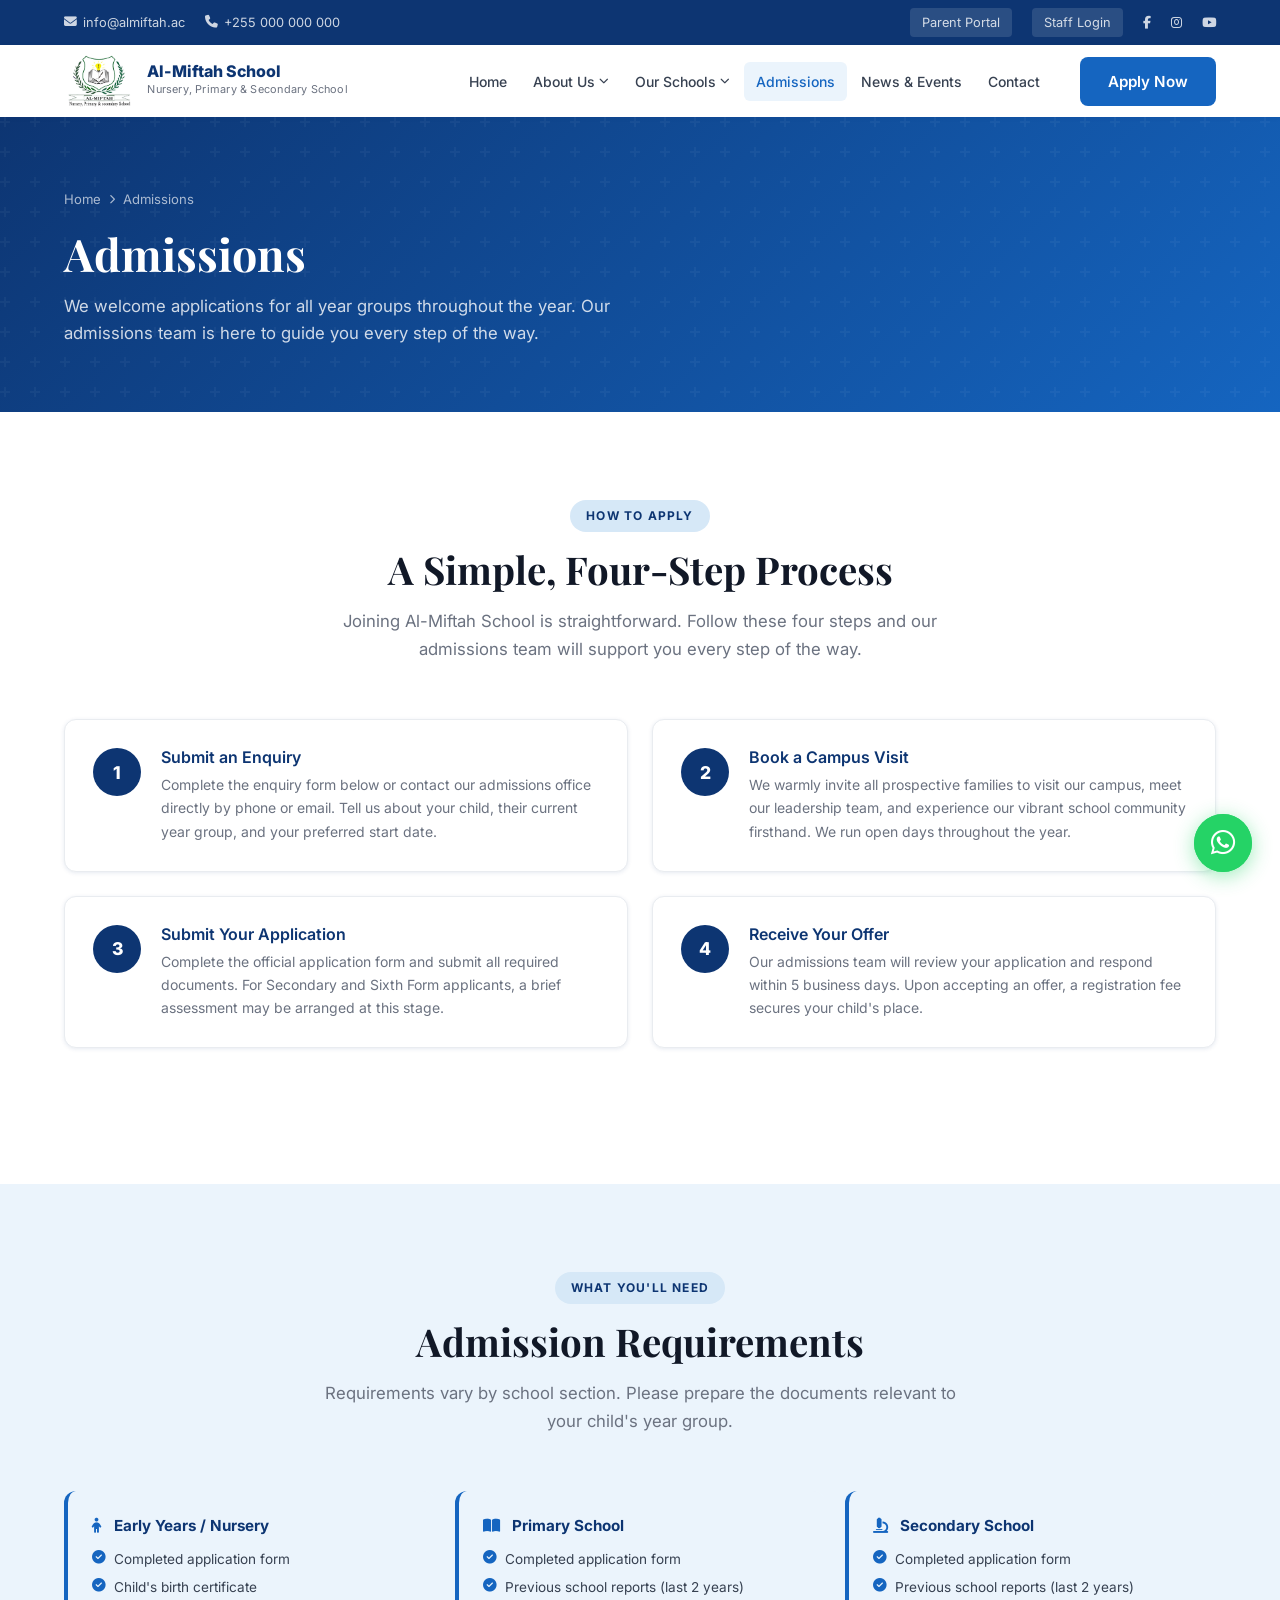
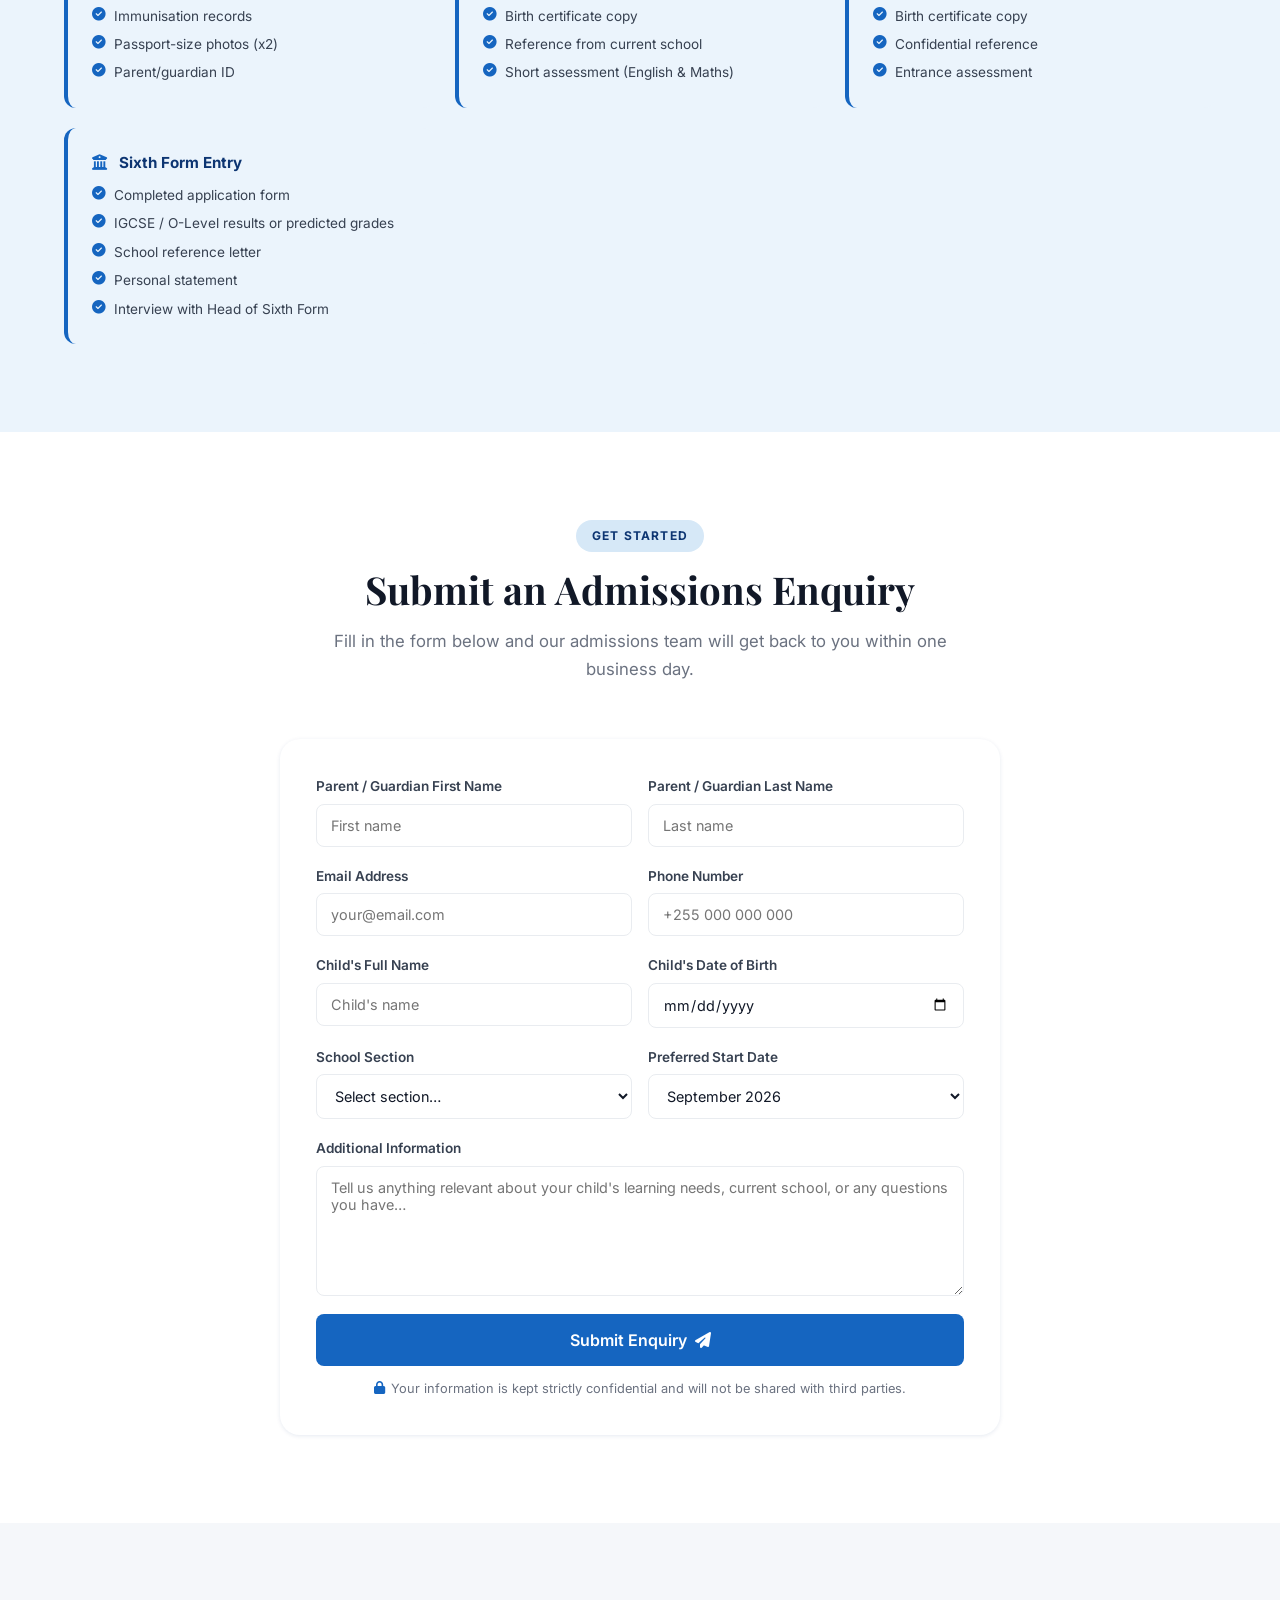
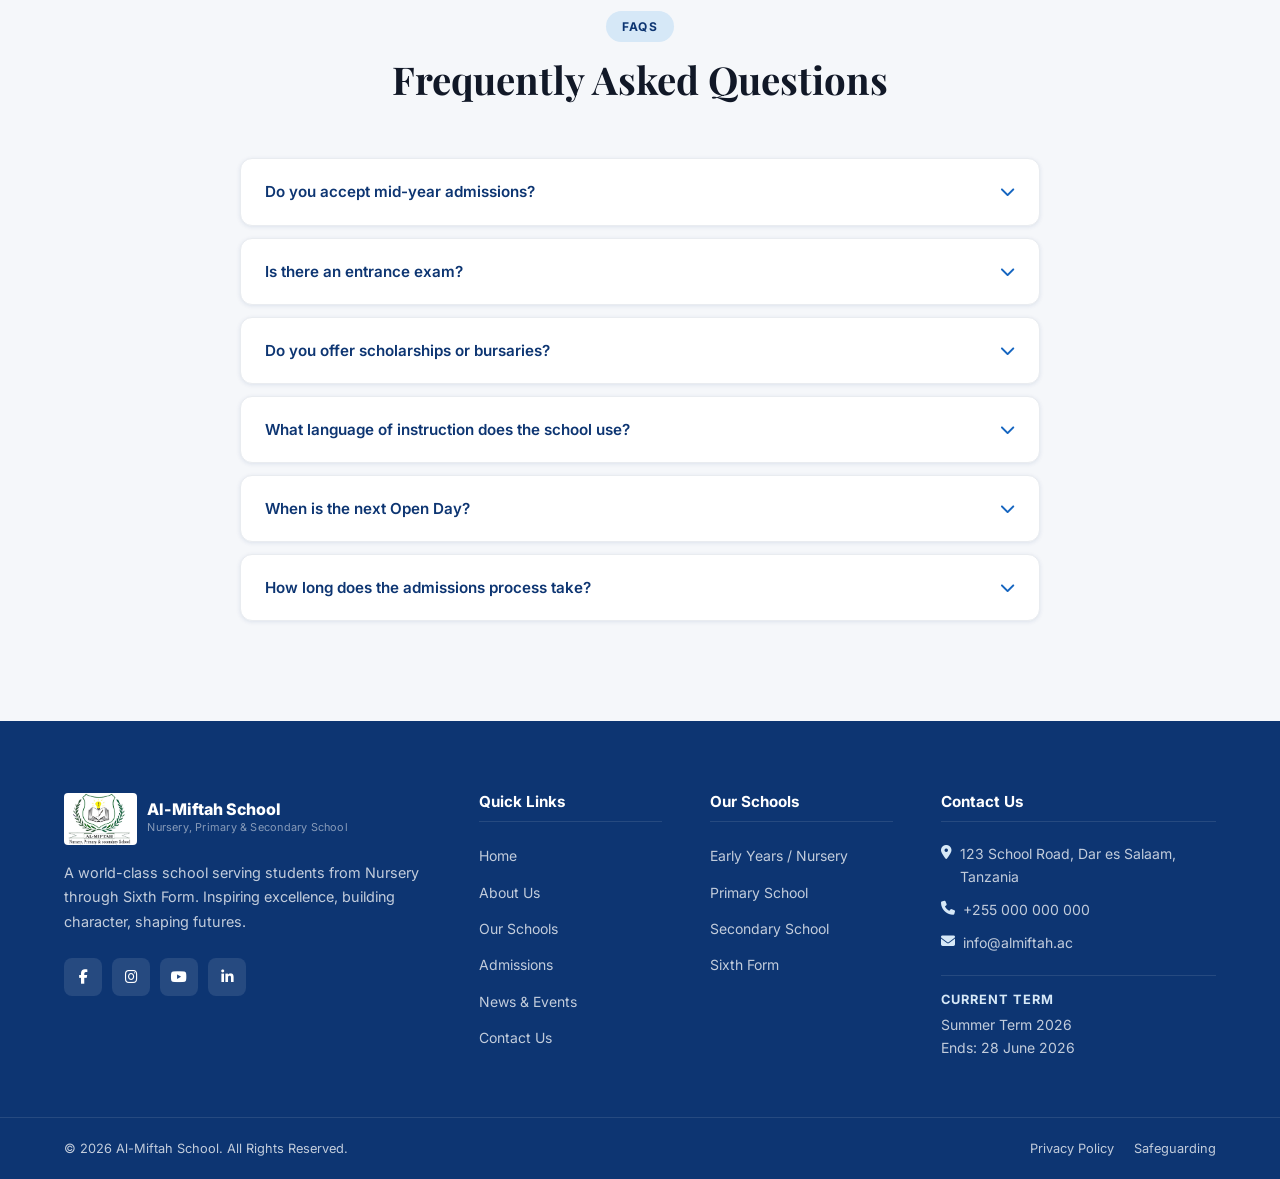
<file: admissions.html>
<!DOCTYPE html>
<html lang="en">
<head>
  <meta charset="UTF-8" />
  <meta name="viewport" content="width=device-width, initial-scale=1.0" />
  <title>Admissions | Al-Miftah School</title>
  <link rel="stylesheet" href="css/styles.css" />
  <link rel="preconnect" href="https://fonts.googleapis.com" />
  <link href="https://fonts.googleapis.com/css2?family=Inter:wght@300;400;500;600;700;800&family=Playfair+Display:wght@600;700&display=swap" rel="stylesheet" />
  <link rel="stylesheet" href="https://cdnjs.cloudflare.com/ajax/libs/font-awesome/6.5.0/css/all.min.css" />
</head>
<body>

<!-- TOP BAR -->
<div class="topbar">
  <div class="container topbar-inner">
    <div class="topbar-left">
      <a href="mailto:info@almiftah.ac"><i class="fas fa-envelope"></i> info@almiftah.ac</a>
      <a href="tel:+255000000000"><i class="fas fa-phone"></i> +255 000 000 000</a>
    </div>
    <div class="topbar-right">
      <a href="#" class="topbar-link">Parent Portal</a>
      <a href="#" class="topbar-link">Staff Login</a>
      <a href="#" aria-label="Facebook"><i class="fab fa-facebook-f"></i></a>
      <a href="#" aria-label="Instagram"><i class="fab fa-instagram"></i></a>
      <a href="#" aria-label="YouTube"><i class="fab fa-youtube"></i></a>
    </div>
  </div>
</div>

<!-- HEADER -->
<header class="header" id="header">
  <div class="container header-inner">
    <a href="index.html" class="logo">
      <img src="images/logo.jpeg" alt="Al-Miftah School" class="logo-img" />
      <div class="logo-text">
        <span class="logo-name">Al-Miftah School</span>
        <span class="logo-tagline">Nursery, Primary &amp; Secondary School</span>
      </div>
    </a>
    <nav class="nav" id="nav">
      <ul class="nav-list">
        <li><a href="index.html" class="nav-link">Home</a></li>
        <li class="has-dropdown">
          <a href="about.html" class="nav-link">About Us <i class="fas fa-chevron-down"></i></a>
          <ul class="dropdown">
            <li><a href="about.html#story">Our Story</a></li>
            <li><a href="about.html#vision">Vision &amp; Mission</a></li>
            <li><a href="about.html#leadership">Leadership</a></li>
            <li><a href="about.html#accreditations">Accreditations</a></li>
          </ul>
        </li>
        <li class="has-dropdown">
          <a href="schools.html" class="nav-link">Our Schools <i class="fas fa-chevron-down"></i></a>
          <ul class="dropdown">
            <li><a href="schools.html#early-years">Early Years</a></li>
            <li><a href="schools.html#primary">Primary School</a></li>
            <li><a href="schools.html#secondary">Secondary School</a></li>
            <li><a href="schools.html#sixth-form">Sixth Form</a></li>
          </ul>
        </li>
        <li><a href="admissions.html" class="nav-link active">Admissions</a></li>
        <li><a href="news.html" class="nav-link">News &amp; Events</a></li>
        <li><a href="contact.html" class="nav-link">Contact</a></li>
      </ul>
    </nav>
    <a href="#apply-form" class="btn btn-primary nav-cta">Apply Now</a>
    <button class="hamburger" id="hamburger" aria-label="Open menu" aria-expanded="false">
      <span></span><span></span><span></span>
    </button>
  </div>
</header>

<!-- PAGE HERO -->
<div class="page-hero">
  <div class="container page-hero-inner">
    <div class="breadcrumb">
      <a href="index.html">Home</a><i class="fas fa-chevron-right"></i><span>Admissions</span>
    </div>
    <h1>Admissions</h1>
    <p>We welcome applications for all year groups throughout the year. Our admissions team is here to guide you every step of the way.</p>
  </div>
</div>

<!-- ADMISSIONS INTRO -->
<section class="section">
  <div class="container">
    <div class="section-header">
      <span class="section-badge">How to Apply</span>
      <h2 class="section-title">A Simple, Four-Step Process</h2>
      <p class="section-subtitle">Joining Al-Miftah School is straightforward. Follow these four steps and our admissions team will support you every step of the way.</p>
    </div>
    <div class="admit-page-steps">
      <div class="admit-step-card">
        <div class="admit-step-num">1</div>
        <div>
          <h3>Submit an Enquiry</h3>
          <p>Complete the enquiry form below or contact our admissions office directly by phone or email. Tell us about your child, their current year group, and your preferred start date.</p>
        </div>
      </div>
      <div class="admit-step-card">
        <div class="admit-step-num">2</div>
        <div>
          <h3>Book a Campus Visit</h3>
          <p>We warmly invite all prospective families to visit our campus, meet our leadership team, and experience our vibrant school community firsthand. We run open days throughout the year.</p>
        </div>
      </div>
      <div class="admit-step-card">
        <div class="admit-step-num">3</div>
        <div>
          <h3>Submit Your Application</h3>
          <p>Complete the official application form and submit all required documents. For Secondary and Sixth Form applicants, a brief assessment may be arranged at this stage.</p>
        </div>
      </div>
      <div class="admit-step-card">
        <div class="admit-step-num">4</div>
        <div>
          <h3>Receive Your Offer</h3>
          <p>Our admissions team will review your application and respond within 5 business days. Upon accepting an offer, a registration fee secures your child's place.</p>
        </div>
      </div>
    </div>
  </div>
</section>

<!-- REQUIREMENTS -->
<section class="section" style="background:var(--pale-blue)">
  <div class="container">
    <div class="section-header">
      <span class="section-badge">What You'll Need</span>
      <h2 class="section-title">Admission Requirements</h2>
      <p class="section-subtitle">Requirements vary by school section. Please prepare the documents relevant to your child's year group.</p>
    </div>
    <div class="req-grid">
      <div class="req-card">
        <h4><i class="fas fa-child" style="color:var(--blue);margin-right:8px"></i> Early Years / Nursery</h4>
        <ul>
          <li><i class="fas fa-check-circle"></i><span>Completed application form</span></li>
          <li><i class="fas fa-check-circle"></i><span>Child's birth certificate</span></li>
          <li><i class="fas fa-check-circle"></i><span>Immunisation records</span></li>
          <li><i class="fas fa-check-circle"></i><span>Passport-size photos (x2)</span></li>
          <li><i class="fas fa-check-circle"></i><span>Parent/guardian ID</span></li>
        </ul>
      </div>
      <div class="req-card">
        <h4><i class="fas fa-book-open" style="color:var(--blue);margin-right:8px"></i> Primary School</h4>
        <ul>
          <li><i class="fas fa-check-circle"></i><span>Completed application form</span></li>
          <li><i class="fas fa-check-circle"></i><span>Previous school reports (last 2 years)</span></li>
          <li><i class="fas fa-check-circle"></i><span>Birth certificate copy</span></li>
          <li><i class="fas fa-check-circle"></i><span>Reference from current school</span></li>
          <li><i class="fas fa-check-circle"></i><span>Short assessment (English &amp; Maths)</span></li>
        </ul>
      </div>
      <div class="req-card">
        <h4><i class="fas fa-microscope" style="color:var(--blue);margin-right:8px"></i> Secondary School</h4>
        <ul>
          <li><i class="fas fa-check-circle"></i><span>Completed application form</span></li>
          <li><i class="fas fa-check-circle"></i><span>Previous school reports (last 2 years)</span></li>
          <li><i class="fas fa-check-circle"></i><span>Birth certificate copy</span></li>
          <li><i class="fas fa-check-circle"></i><span>Confidential reference</span></li>
          <li><i class="fas fa-check-circle"></i><span>Entrance assessment</span></li>
        </ul>
      </div>
    </div>
    <div class="req-grid" style="margin-top:20px">
      <div class="req-card" style="grid-column:span 1">
        <h4><i class="fas fa-university" style="color:var(--blue);margin-right:8px"></i> Sixth Form Entry</h4>
        <ul>
          <li><i class="fas fa-check-circle"></i><span>Completed application form</span></li>
          <li><i class="fas fa-check-circle"></i><span>IGCSE / O-Level results or predicted grades</span></li>
          <li><i class="fas fa-check-circle"></i><span>School reference letter</span></li>
          <li><i class="fas fa-check-circle"></i><span>Personal statement</span></li>
          <li><i class="fas fa-check-circle"></i><span>Interview with Head of Sixth Form</span></li>
        </ul>
      </div>
    </div>
  </div>
</section>

<!-- APPLICATION FORM -->
<section class="section" id="apply-form">
  <div class="container">
    <div class="section-header">
      <span class="section-badge">Get Started</span>
      <h2 class="section-title">Submit an Admissions Enquiry</h2>
      <p class="section-subtitle">Fill in the form below and our admissions team will get back to you within one business day.</p>
    </div>
    <div style="max-width:720px;margin:0 auto">
      <form class="contact-form" id="contactForm">
        <div class="form-row">
          <div class="form-group">
            <label for="parentFirst">Parent / Guardian First Name</label>
            <input type="text" id="parentFirst" name="parentFirst" placeholder="First name" required />
          </div>
          <div class="form-group">
            <label for="parentLast">Parent / Guardian Last Name</label>
            <input type="text" id="parentLast" name="parentLast" placeholder="Last name" required />
          </div>
        </div>
        <div class="form-row">
          <div class="form-group">
            <label for="email">Email Address</label>
            <input type="email" id="email" name="email" placeholder="your@email.com" required />
          </div>
          <div class="form-group">
            <label for="phone">Phone Number</label>
            <input type="tel" id="phone" name="phone" placeholder="+255 000 000 000" required />
          </div>
        </div>
        <div class="form-row">
          <div class="form-group">
            <label for="childName">Child's Full Name</label>
            <input type="text" id="childName" name="childName" placeholder="Child's name" required />
          </div>
          <div class="form-group">
            <label for="childDob">Child's Date of Birth</label>
            <input type="date" id="childDob" name="childDob" required />
          </div>
        </div>
        <div class="form-row">
          <div class="form-group">
            <label for="section">School Section</label>
            <select id="section" name="section" required>
              <option value="">Select section…</option>
              <option>Early Years / Nursery (Ages 3–5)</option>
              <option>Primary School (Ages 6–11)</option>
              <option>Secondary School (Ages 12–16)</option>
              <option>Sixth Form (Ages 17–18)</option>
            </select>
          </div>
          <div class="form-group">
            <label for="startDate">Preferred Start Date</label>
            <select id="startDate" name="startDate">
              <option>September 2026</option>
              <option>January 2027</option>
              <option>April 2027</option>
              <option>September 2027</option>
            </select>
          </div>
        </div>
        <div class="form-group">
          <label for="message">Additional Information</label>
          <textarea id="message" name="message" rows="4" placeholder="Tell us anything relevant about your child's learning needs, current school, or any questions you have…"></textarea>
        </div>
        <button type="submit" class="btn btn-primary btn-full btn-lg">Submit Enquiry <i class="fas fa-paper-plane"></i></button>
        <p class="form-note"><i class="fas fa-lock"></i> Your information is kept strictly confidential and will not be shared with third parties.</p>
      </form>
    </div>
  </div>
</section>

<!-- FAQ -->
<section class="section" style="background:var(--gray-100)">
  <div class="container">
    <div class="section-header">
      <span class="section-badge">FAQs</span>
      <h2 class="section-title">Frequently Asked Questions</h2>
    </div>
    <div class="faq-list">
      <div class="faq-item">
        <div class="faq-question">Do you accept mid-year admissions?<i class="fas fa-chevron-down"></i></div>
        <div class="faq-answer">Yes, we welcome applications throughout the academic year, subject to availability in each year group. Please contact our admissions office to check current availability.</div>
      </div>
      <div class="faq-item">
        <div class="faq-question">Is there an entrance exam?<i class="fas fa-chevron-down"></i></div>
        <div class="faq-answer">For Early Years and Lower Primary, no formal exam is required — we focus on a settling visit and informal observation. For Upper Primary, Secondary, and Sixth Form, a short assessment in English and Mathematics is arranged to ensure we can best support your child.</div>
      </div>
      <div class="faq-item">
        <div class="faq-question">Do you offer scholarships or bursaries?<i class="fas fa-chevron-down"></i></div>
        <div class="faq-answer">Yes, Al-Miftah School offers a limited number of academic scholarships and means-tested bursaries each year. Please contact our admissions office for details and eligibility criteria.</div>
      </div>
      <div class="faq-item">
        <div class="faq-question">What language of instruction does the school use?<i class="fas fa-chevron-down"></i></div>
        <div class="faq-answer">The primary language of instruction at Al-Miftah is English. We also offer Swahili and Arabic as core languages, and provide English as an Additional Language (EAL) support for students who require it.</div>
      </div>
      <div class="faq-item">
        <div class="faq-question">When is the next Open Day?<i class="fas fa-chevron-down"></i></div>
        <div class="faq-answer">Our next Open Day is on 20 June 2026 from 9:00 AM – 1:00 PM. We also offer private guided tours on request throughout the term. Contact us to book your visit.</div>
      </div>
      <div class="faq-item">
        <div class="faq-question">How long does the admissions process take?<i class="fas fa-chevron-down"></i></div>
        <div class="faq-answer">Once we receive a completed application with all required documents, we aim to respond within 5 business days. For assessment-based applications, the process typically takes 1–2 weeks from submission to offer.</div>
      </div>
    </div>
  </div>
</section>

<!-- FOOTER -->
<footer class="footer">
  <div class="footer-main">
    <div class="container footer-grid">
      <div class="footer-brand">
        <a href="index.html" class="logo logo-footer">
          <img src="images/logo.jpeg" alt="Al-Miftah School" class="logo-img" />
          <div class="logo-text"><span class="logo-name">Al-Miftah School</span><span class="logo-tagline">Nursery, Primary &amp; Secondary School</span></div>
        </a>
        <p>A world-class school serving students from Nursery through Sixth Form. Inspiring excellence, building character, shaping futures.</p>
        <div class="footer-social">
          <a href="#" aria-label="Facebook"><i class="fab fa-facebook-f"></i></a>
          <a href="#" aria-label="Instagram"><i class="fab fa-instagram"></i></a>
          <a href="#" aria-label="YouTube"><i class="fab fa-youtube"></i></a>
          <a href="#" aria-label="LinkedIn"><i class="fab fa-linkedin-in"></i></a>
        </div>
      </div>
      <div class="footer-links">
        <h4>Quick Links</h4>
        <ul>
          <li><a href="index.html">Home</a></li>
          <li><a href="about.html">About Us</a></li>
          <li><a href="schools.html">Our Schools</a></li>
          <li><a href="admissions.html">Admissions</a></li>
          <li><a href="news.html">News &amp; Events</a></li>
          <li><a href="contact.html">Contact Us</a></li>
        </ul>
      </div>
      <div class="footer-links">
        <h4>Our Schools</h4>
        <ul>
          <li><a href="schools.html#early-years">Early Years / Nursery</a></li>
          <li><a href="schools.html#primary">Primary School</a></li>
          <li><a href="schools.html#secondary">Secondary School</a></li>
          <li><a href="schools.html#sixth-form">Sixth Form</a></li>
        </ul>
      </div>
      <div class="footer-contact">
        <h4>Contact Us</h4>
        <p><i class="fas fa-map-marker-alt"></i> 123 School Road, Dar es Salaam, Tanzania</p>
        <p><i class="fas fa-phone"></i> +255 000 000 000</p>
        <p><i class="fas fa-envelope"></i> info@almiftah.ac</p>
        <div class="footer-term"><h5>Current Term</h5><p>Summer Term 2026<br>Ends: 28 June 2026</p></div>
      </div>
    </div>
  </div>
  <div class="footer-bottom">
    <div class="container footer-bottom-inner">
      <p>&copy; 2026 Al-Miftah School. All Rights Reserved.</p>
      <div class="footer-bottom-links"><a href="#">Privacy Policy</a><a href="#">Safeguarding</a></div>
    </div>
  </div>
</footer>

<a href="https://wa.me/255000000000" class="wa-btn" target="_blank" rel="noopener noreferrer" aria-label="Chat with us on WhatsApp">
  <i class="fab fa-whatsapp"></i>
  <span class="wa-tooltip">Chat with us on WhatsApp</span>
</a>
<button class="back-to-top" id="backToTop" aria-label="Back to top"><i class="fas fa-chevron-up"></i></button>
<script src="js/script.js"></script>
</body>
</html>
</file>
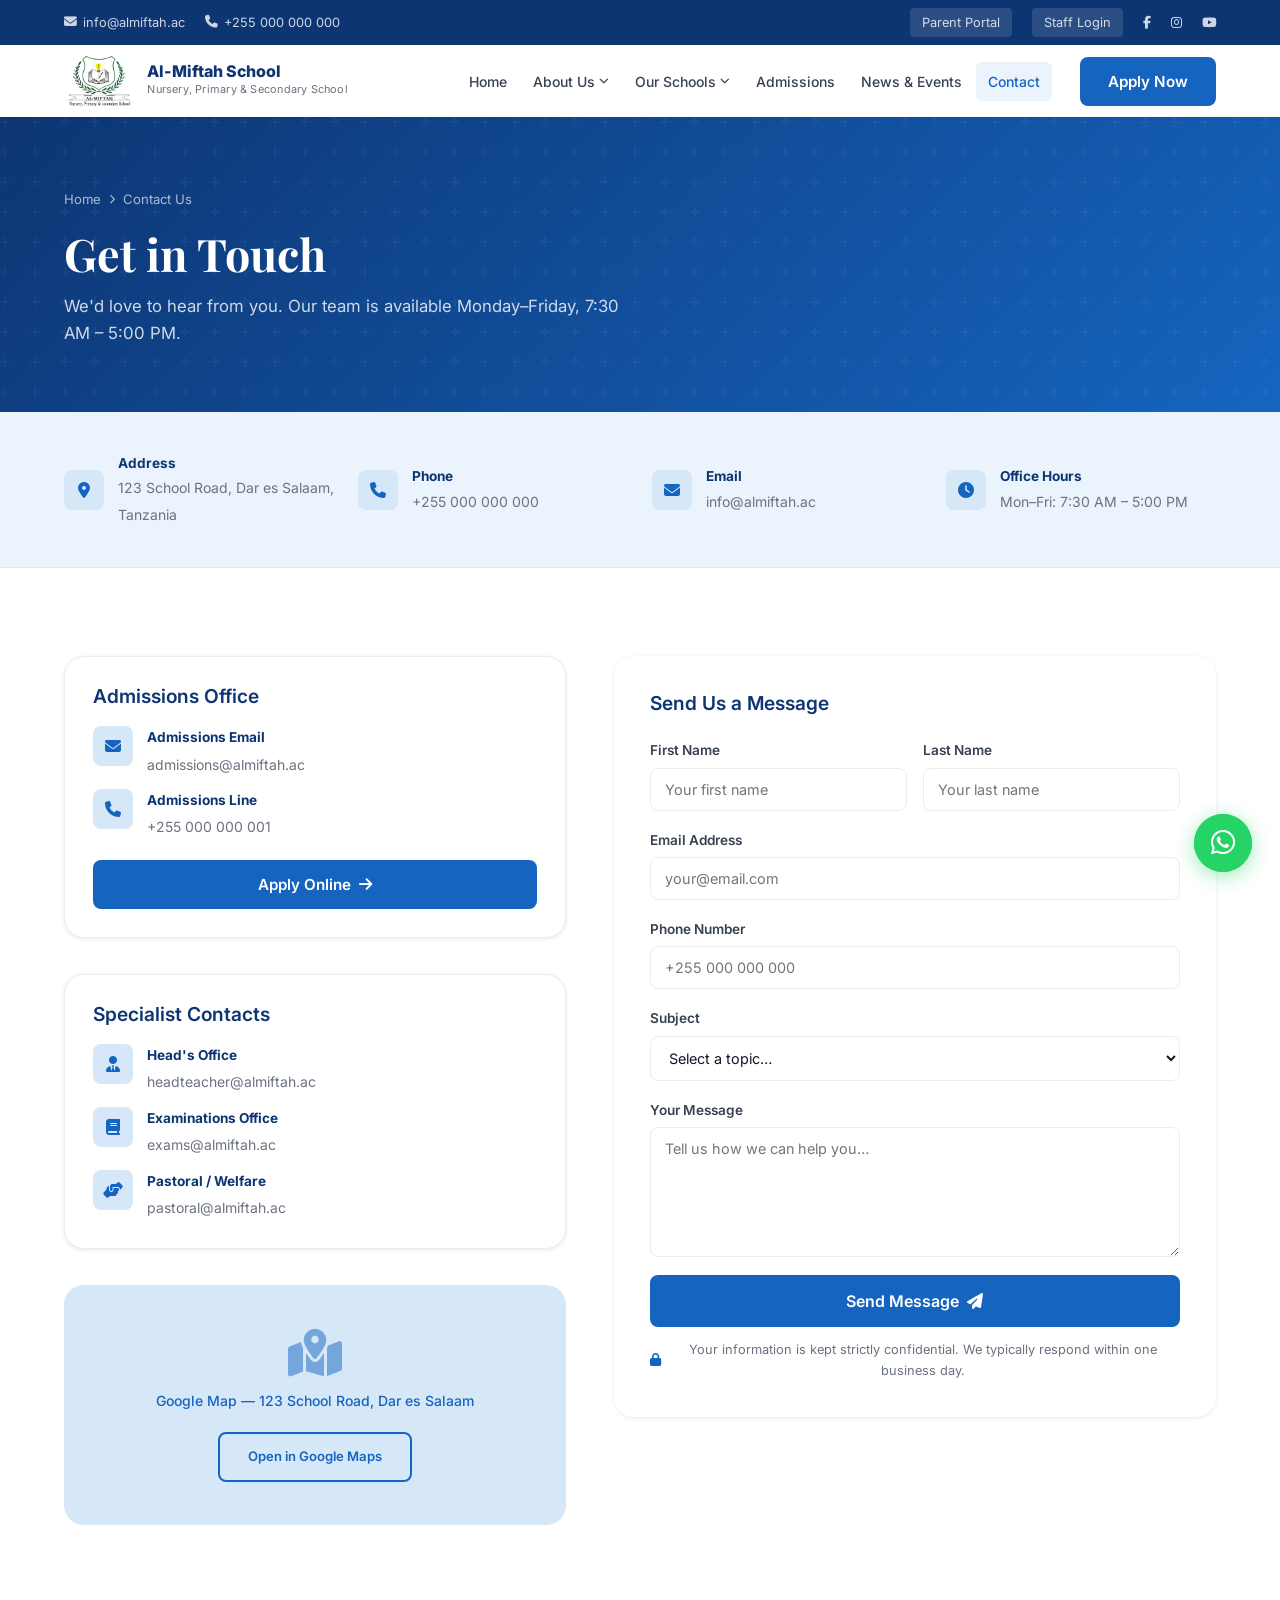
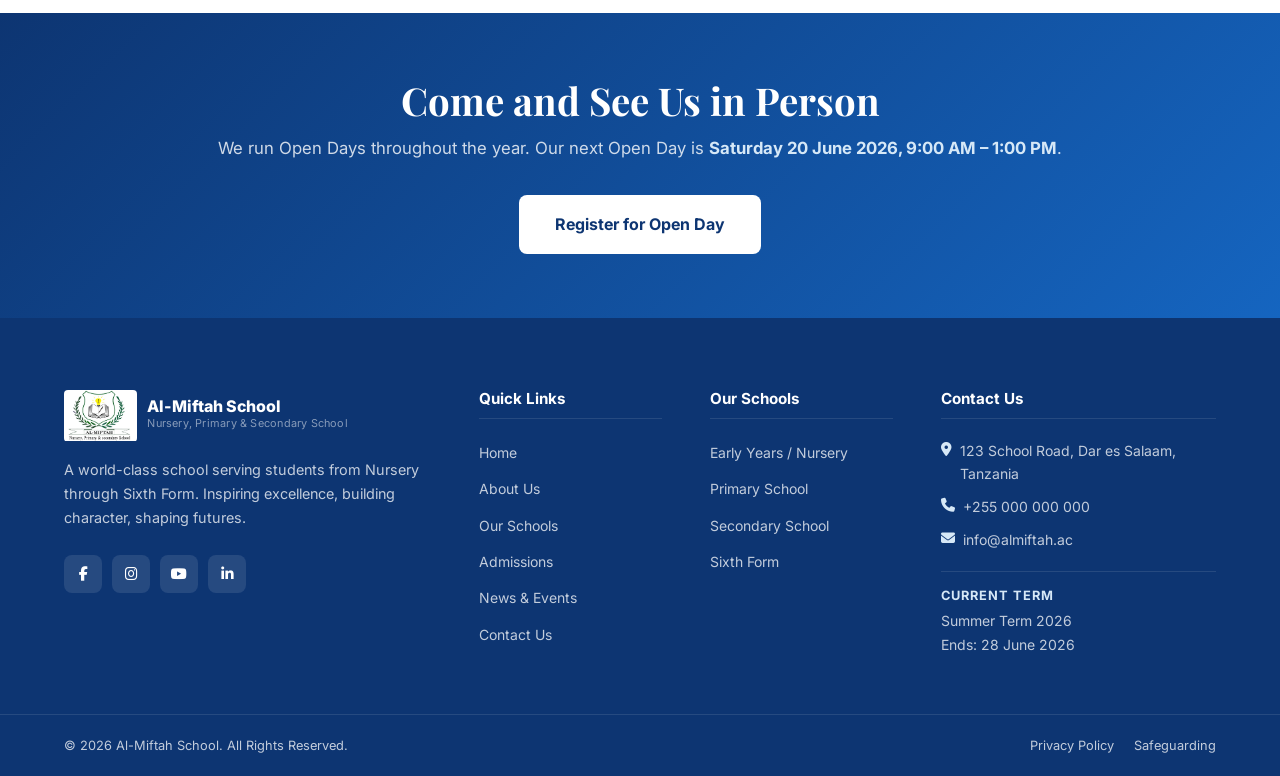
<file: contact.html>
<!DOCTYPE html>
<html lang="en">
<head>
  <meta charset="UTF-8" />
  <meta name="viewport" content="width=device-width, initial-scale=1.0" />
  <title>Contact Us | Al-Miftah School</title>
  <link rel="stylesheet" href="css/styles.css" />
  <link rel="preconnect" href="https://fonts.googleapis.com" />
  <link href="https://fonts.googleapis.com/css2?family=Inter:wght@300;400;500;600;700;800&family=Playfair+Display:wght@600;700&display=swap" rel="stylesheet" />
  <link rel="stylesheet" href="https://cdnjs.cloudflare.com/ajax/libs/font-awesome/6.5.0/css/all.min.css" />
</head>
<body>

<!-- TOP BAR -->
<div class="topbar">
  <div class="container topbar-inner">
    <div class="topbar-left">
      <a href="mailto:info@almiftah.ac"><i class="fas fa-envelope"></i> info@almiftah.ac</a>
      <a href="tel:+255000000000"><i class="fas fa-phone"></i> +255 000 000 000</a>
    </div>
    <div class="topbar-right">
      <a href="#" class="topbar-link">Parent Portal</a>
      <a href="#" class="topbar-link">Staff Login</a>
      <a href="#" aria-label="Facebook"><i class="fab fa-facebook-f"></i></a>
      <a href="#" aria-label="Instagram"><i class="fab fa-instagram"></i></a>
      <a href="#" aria-label="YouTube"><i class="fab fa-youtube"></i></a>
    </div>
  </div>
</div>

<!-- HEADER -->
<header class="header" id="header">
  <div class="container header-inner">
    <a href="index.html" class="logo">
      <img src="images/logo.jpeg" alt="Al-Miftah School" class="logo-img" />
      <div class="logo-text">
        <span class="logo-name">Al-Miftah School</span>
        <span class="logo-tagline">Nursery, Primary &amp; Secondary School</span>
      </div>
    </a>
    <nav class="nav" id="nav">
      <ul class="nav-list">
        <li><a href="index.html" class="nav-link">Home</a></li>
        <li class="has-dropdown">
          <a href="about.html" class="nav-link">About Us <i class="fas fa-chevron-down"></i></a>
          <ul class="dropdown">
            <li><a href="about.html#story">Our Story</a></li>
            <li><a href="about.html#vision">Vision &amp; Mission</a></li>
            <li><a href="about.html#leadership">Leadership</a></li>
            <li><a href="about.html#accreditations">Accreditations</a></li>
          </ul>
        </li>
        <li class="has-dropdown">
          <a href="schools.html" class="nav-link">Our Schools <i class="fas fa-chevron-down"></i></a>
          <ul class="dropdown">
            <li><a href="schools.html#early-years">Early Years</a></li>
            <li><a href="schools.html#primary">Primary School</a></li>
            <li><a href="schools.html#secondary">Secondary School</a></li>
            <li><a href="schools.html#sixth-form">Sixth Form</a></li>
          </ul>
        </li>
        <li><a href="admissions.html" class="nav-link">Admissions</a></li>
        <li><a href="news.html" class="nav-link">News &amp; Events</a></li>
        <li><a href="contact.html" class="nav-link active">Contact</a></li>
      </ul>
    </nav>
    <a href="admissions.html" class="btn btn-primary nav-cta">Apply Now</a>
    <button class="hamburger" id="hamburger" aria-label="Open menu" aria-expanded="false">
      <span></span><span></span><span></span>
    </button>
  </div>
</header>

<!-- PAGE HERO -->
<div class="page-hero">
  <div class="container page-hero-inner">
    <div class="breadcrumb">
      <a href="index.html">Home</a><i class="fas fa-chevron-right"></i><span>Contact Us</span>
    </div>
    <h1>Get in Touch</h1>
    <p>We'd love to hear from you. Our team is available Monday–Friday, 7:30 AM – 5:00 PM.</p>
  </div>
</div>

<!-- CONTACT DETAILS STRIP -->
<div style="background:var(--pale-blue);padding:40px 0;border-bottom:1px solid var(--light-blue)">
  <div class="container">
    <div style="display:grid;grid-template-columns:repeat(4,1fr);gap:24px">
      <div style="display:flex;align-items:center;gap:14px">
        <div class="contact-icon"><i class="fas fa-map-marker-alt"></i></div>
        <div><strong style="display:block;color:var(--dark-blue);font-size:.85rem">Address</strong><span style="font-size:.875rem;color:var(--gray-500)">123 School Road, Dar es Salaam, Tanzania</span></div>
      </div>
      <div style="display:flex;align-items:center;gap:14px">
        <div class="contact-icon"><i class="fas fa-phone"></i></div>
        <div><strong style="display:block;color:var(--dark-blue);font-size:.85rem">Phone</strong><span style="font-size:.875rem;color:var(--gray-500)">+255 000 000 000</span></div>
      </div>
      <div style="display:flex;align-items:center;gap:14px">
        <div class="contact-icon"><i class="fas fa-envelope"></i></div>
        <div><strong style="display:block;color:var(--dark-blue);font-size:.85rem">Email</strong><span style="font-size:.875rem;color:var(--gray-500)">info@almiftah.ac</span></div>
      </div>
      <div style="display:flex;align-items:center;gap:14px">
        <div class="contact-icon"><i class="fas fa-clock"></i></div>
        <div><strong style="display:block;color:var(--dark-blue);font-size:.85rem">Office Hours</strong><span style="font-size:.875rem;color:var(--gray-500)">Mon–Fri: 7:30 AM – 5:00 PM</span></div>
      </div>
    </div>
  </div>
</div>

<!-- CONTACT FORM + MAP -->
<section class="section">
  <div class="container">
    <div class="contact-grid">
      <!-- LEFT: info + map -->
      <div class="contact-info">
        <div style="background:var(--white);border-radius:var(--radius-lg);padding:28px;box-shadow:var(--shadow-sm);border:1px solid var(--gray-200);margin-bottom:20px">
          <h3 style="color:var(--dark-blue);margin-bottom:18px">Admissions Office</h3>
          <div class="contact-detail" style="box-shadow:none;padding:0;margin-bottom:12px">
            <div class="contact-icon"><i class="fas fa-envelope"></i></div>
            <div><strong>Admissions Email</strong><span>admissions@almiftah.ac</span></div>
          </div>
          <div class="contact-detail" style="box-shadow:none;padding:0;margin-bottom:12px">
            <div class="contact-icon"><i class="fas fa-phone"></i></div>
            <div><strong>Admissions Line</strong><span>+255 000 000 001</span></div>
          </div>
          <a href="admissions.html" class="btn btn-primary btn-full" style="margin-top:8px">Apply Online <i class="fas fa-arrow-right"></i></a>
        </div>

        <div style="background:var(--white);border-radius:var(--radius-lg);padding:28px;box-shadow:var(--shadow-sm);border:1px solid var(--gray-200);margin-bottom:20px">
          <h3 style="color:var(--dark-blue);margin-bottom:18px">Specialist Contacts</h3>
          <div class="contact-detail" style="box-shadow:none;padding:0;margin-bottom:12px">
            <div class="contact-icon" style="background:var(--light-blue)"><i class="fas fa-user-tie"></i></div>
            <div><strong>Head's Office</strong><span>headteacher@almiftah.ac</span></div>
          </div>
          <div class="contact-detail" style="box-shadow:none;padding:0;margin-bottom:12px">
            <div class="contact-icon" style="background:var(--light-blue)"><i class="fas fa-book"></i></div>
            <div><strong>Examinations Office</strong><span>exams@almiftah.ac</span></div>
          </div>
          <div class="contact-detail" style="box-shadow:none;padding:0">
            <div class="contact-icon" style="background:var(--light-blue)"><i class="fas fa-hands-helping"></i></div>
            <div><strong>Pastoral / Welfare</strong><span>pastoral@almiftah.ac</span></div>
          </div>
        </div>

        <!-- Map placeholder -->
        <div class="img-placeholder contact-map" style="min-height:240px;border-radius:var(--radius-lg)">
          <i class="fas fa-map-marked-alt"></i>
          <span>Google Map — 123 School Road, Dar es Salaam</span>
          <a href="https://maps.google.com" target="_blank" rel="noopener" class="btn btn-outline" style="margin-top:8px;font-size:.82rem">Open in Google Maps</a>
        </div>
      </div>

      <!-- RIGHT: contact form -->
      <form class="contact-form" id="contactForm">
        <h3 style="color:var(--dark-blue);margin-bottom:24px">Send Us a Message</h3>
        <div class="form-row">
          <div class="form-group">
            <label for="firstName">First Name</label>
            <input type="text" id="firstName" name="firstName" placeholder="Your first name" required />
          </div>
          <div class="form-group">
            <label for="lastName">Last Name</label>
            <input type="text" id="lastName" name="lastName" placeholder="Your last name" required />
          </div>
        </div>
        <div class="form-group">
          <label for="email">Email Address</label>
          <input type="email" id="email" name="email" placeholder="your@email.com" required />
        </div>
        <div class="form-group">
          <label for="phone">Phone Number</label>
          <input type="tel" id="phone" name="phone" placeholder="+255 000 000 000" />
        </div>
        <div class="form-group">
          <label for="subject">Subject</label>
          <select id="subject" name="subject">
            <option value="">Select a topic…</option>
            <option>Admissions Enquiry</option>
            <option>Early Years / Nursery</option>
            <option>Primary School</option>
            <option>Secondary School</option>
            <option>Sixth Form</option>
            <option>Book a Campus Visit</option>
            <option>Fee Enquiry</option>
            <option>Safeguarding Concern</option>
            <option>General Enquiry</option>
          </select>
        </div>
        <div class="form-group">
          <label for="message">Your Message</label>
          <textarea id="message" name="message" rows="6" placeholder="Tell us how we can help you…" required></textarea>
        </div>
        <button type="submit" class="btn btn-primary btn-full btn-lg">Send Message <i class="fas fa-paper-plane"></i></button>
        <p class="form-note"><i class="fas fa-lock"></i> Your information is kept strictly confidential. We typically respond within one business day.</p>
      </form>
    </div>
  </div>
</section>

<!-- VISIT US CTA -->
<section style="background:linear-gradient(135deg, var(--dark-blue) 0%, var(--blue) 100%);padding:64px 0;text-align:center">
  <div class="container">
    <h2 style="color:var(--white);margin-bottom:12px">Come and See Us in Person</h2>
    <p style="color:rgba(255,255,255,.8);margin-bottom:32px;font-size:1.05rem">We run Open Days throughout the year. Our next Open Day is <strong style="color:var(--light-blue)">Saturday 20 June 2026, 9:00 AM – 1:00 PM</strong>.</p>
    <a href="admissions.html#apply-form" class="btn btn-white btn-lg">Register for Open Day</a>
  </div>
</section>

<!-- FOOTER -->
<footer class="footer">
  <div class="footer-main">
    <div class="container footer-grid">
      <div class="footer-brand">
        <a href="index.html" class="logo logo-footer">
          <img src="images/logo.jpeg" alt="Al-Miftah School" class="logo-img" />
          <div class="logo-text"><span class="logo-name">Al-Miftah School</span><span class="logo-tagline">Nursery, Primary &amp; Secondary School</span></div>
        </a>
        <p>A world-class school serving students from Nursery through Sixth Form. Inspiring excellence, building character, shaping futures.</p>
        <div class="footer-social">
          <a href="#" aria-label="Facebook"><i class="fab fa-facebook-f"></i></a>
          <a href="#" aria-label="Instagram"><i class="fab fa-instagram"></i></a>
          <a href="#" aria-label="YouTube"><i class="fab fa-youtube"></i></a>
          <a href="#" aria-label="LinkedIn"><i class="fab fa-linkedin-in"></i></a>
        </div>
      </div>
      <div class="footer-links">
        <h4>Quick Links</h4>
        <ul>
          <li><a href="index.html">Home</a></li>
          <li><a href="about.html">About Us</a></li>
          <li><a href="schools.html">Our Schools</a></li>
          <li><a href="admissions.html">Admissions</a></li>
          <li><a href="news.html">News &amp; Events</a></li>
          <li><a href="contact.html">Contact Us</a></li>
        </ul>
      </div>
      <div class="footer-links">
        <h4>Our Schools</h4>
        <ul>
          <li><a href="schools.html#early-years">Early Years / Nursery</a></li>
          <li><a href="schools.html#primary">Primary School</a></li>
          <li><a href="schools.html#secondary">Secondary School</a></li>
          <li><a href="schools.html#sixth-form">Sixth Form</a></li>
        </ul>
      </div>
      <div class="footer-contact">
        <h4>Contact Us</h4>
        <p><i class="fas fa-map-marker-alt"></i> 123 School Road, Dar es Salaam, Tanzania</p>
        <p><i class="fas fa-phone"></i> +255 000 000 000</p>
        <p><i class="fas fa-envelope"></i> info@almiftah.ac</p>
        <div class="footer-term"><h5>Current Term</h5><p>Summer Term 2026<br>Ends: 28 June 2026</p></div>
      </div>
    </div>
  </div>
  <div class="footer-bottom">
    <div class="container footer-bottom-inner">
      <p>&copy; 2026 Al-Miftah School. All Rights Reserved.</p>
      <div class="footer-bottom-links"><a href="#">Privacy Policy</a><a href="#">Safeguarding</a></div>
    </div>
  </div>
</footer>

<a href="https://wa.me/255000000000" class="wa-btn" target="_blank" rel="noopener noreferrer" aria-label="Chat with us on WhatsApp">
  <i class="fab fa-whatsapp"></i>
  <span class="wa-tooltip">Chat with us on WhatsApp</span>
</a>
<button class="back-to-top" id="backToTop" aria-label="Back to top"><i class="fas fa-chevron-up"></i></button>
<script src="js/script.js"></script>
</body>
</html>
</file>
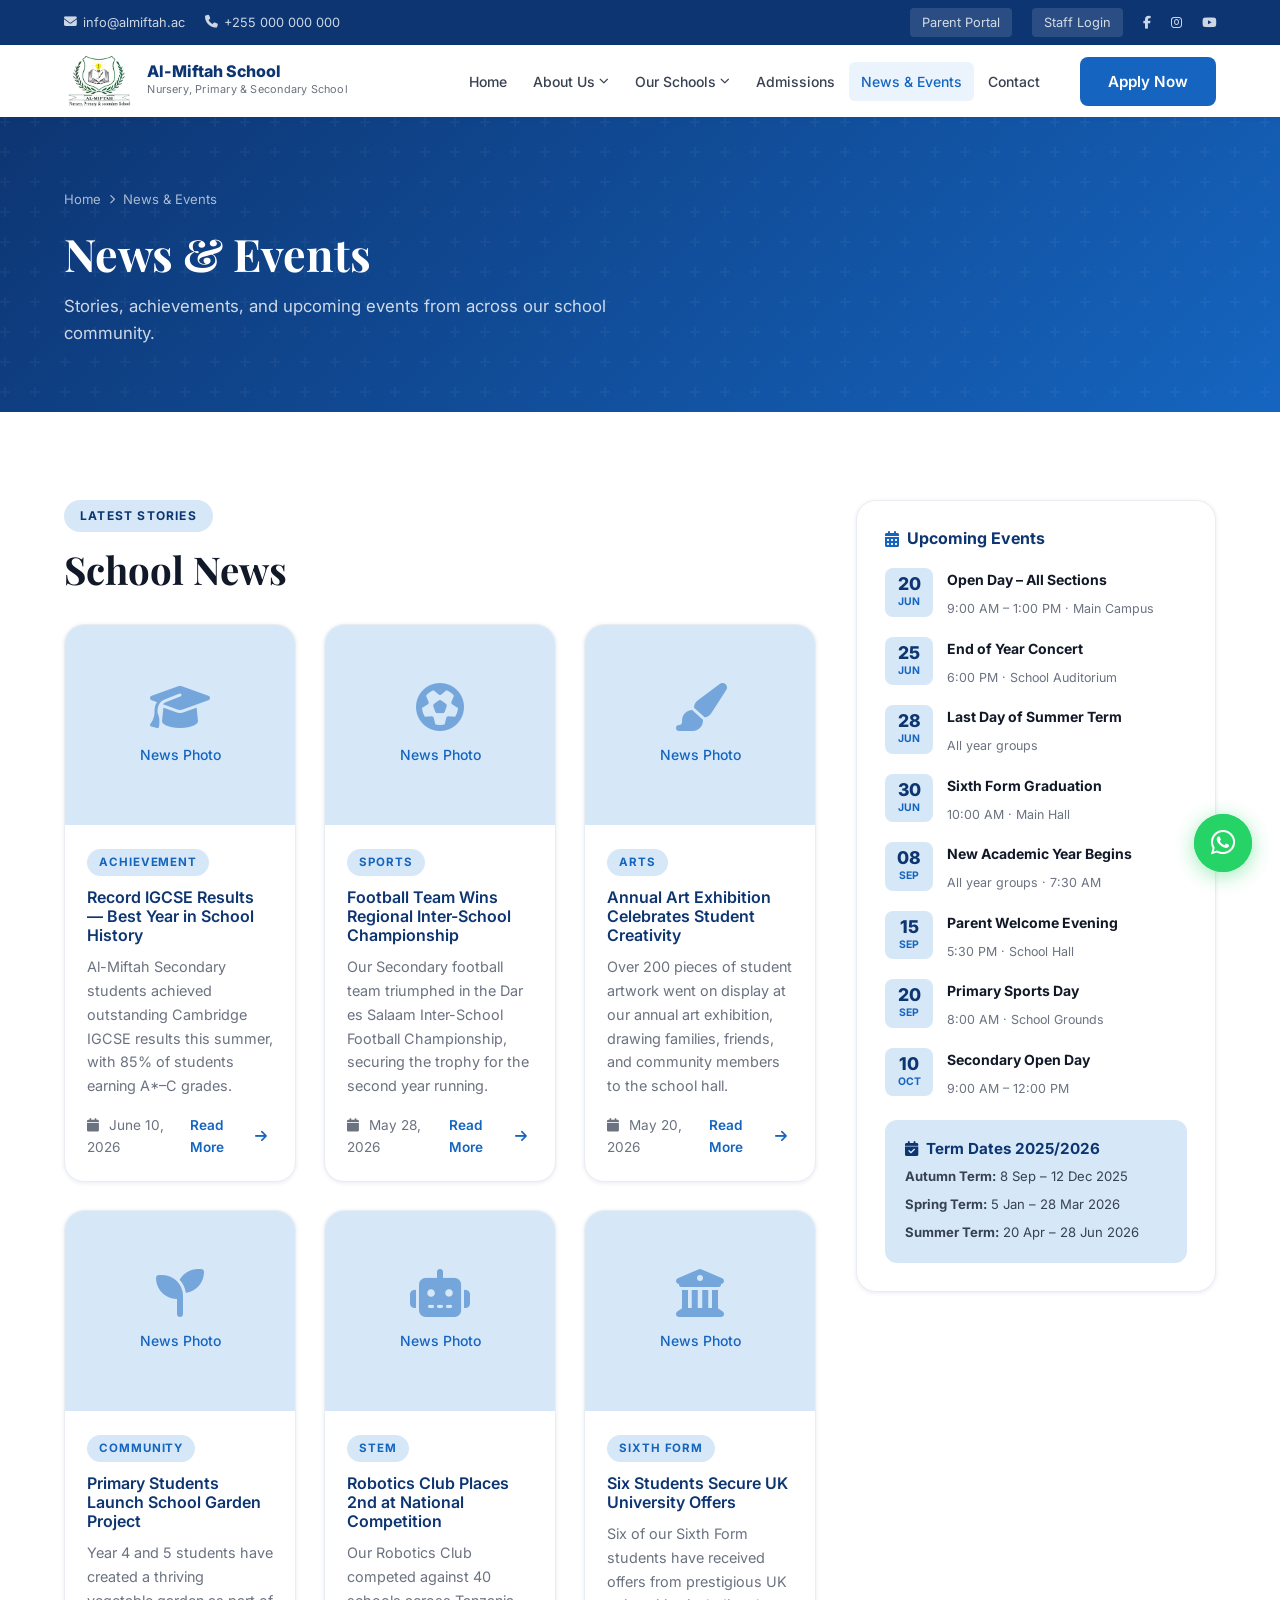
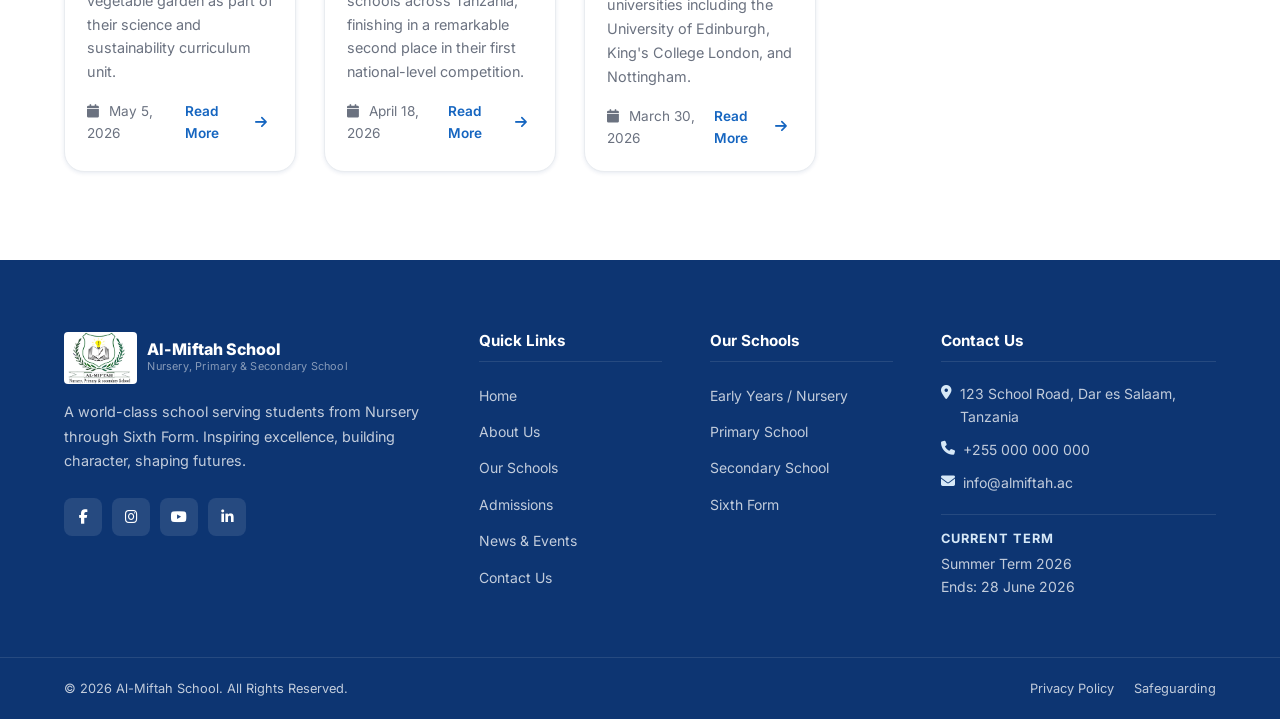
<file: news.html>
<!DOCTYPE html>
<html lang="en">
<head>
  <meta charset="UTF-8" />
  <meta name="viewport" content="width=device-width, initial-scale=1.0" />
  <title>News &amp; Events | Al-Miftah School</title>
  <link rel="stylesheet" href="css/styles.css" />
  <link rel="preconnect" href="https://fonts.googleapis.com" />
  <link href="https://fonts.googleapis.com/css2?family=Inter:wght@300;400;500;600;700;800&family=Playfair+Display:wght@600;700&display=swap" rel="stylesheet" />
  <link rel="stylesheet" href="https://cdnjs.cloudflare.com/ajax/libs/font-awesome/6.5.0/css/all.min.css" />
</head>
<body>

<!-- TOP BAR -->
<div class="topbar">
  <div class="container topbar-inner">
    <div class="topbar-left">
      <a href="mailto:info@almiftah.ac"><i class="fas fa-envelope"></i> info@almiftah.ac</a>
      <a href="tel:+255000000000"><i class="fas fa-phone"></i> +255 000 000 000</a>
    </div>
    <div class="topbar-right">
      <a href="#" class="topbar-link">Parent Portal</a>
      <a href="#" class="topbar-link">Staff Login</a>
      <a href="#" aria-label="Facebook"><i class="fab fa-facebook-f"></i></a>
      <a href="#" aria-label="Instagram"><i class="fab fa-instagram"></i></a>
      <a href="#" aria-label="YouTube"><i class="fab fa-youtube"></i></a>
    </div>
  </div>
</div>

<!-- HEADER -->
<header class="header" id="header">
  <div class="container header-inner">
    <a href="index.html" class="logo">
      <img src="images/logo.jpeg" alt="Al-Miftah School" class="logo-img" />
      <div class="logo-text">
        <span class="logo-name">Al-Miftah School</span>
        <span class="logo-tagline">Nursery, Primary &amp; Secondary School</span>
      </div>
    </a>
    <nav class="nav" id="nav">
      <ul class="nav-list">
        <li><a href="index.html" class="nav-link">Home</a></li>
        <li class="has-dropdown">
          <a href="about.html" class="nav-link">About Us <i class="fas fa-chevron-down"></i></a>
          <ul class="dropdown">
            <li><a href="about.html#story">Our Story</a></li>
            <li><a href="about.html#vision">Vision &amp; Mission</a></li>
            <li><a href="about.html#leadership">Leadership</a></li>
            <li><a href="about.html#accreditations">Accreditations</a></li>
          </ul>
        </li>
        <li class="has-dropdown">
          <a href="schools.html" class="nav-link">Our Schools <i class="fas fa-chevron-down"></i></a>
          <ul class="dropdown">
            <li><a href="schools.html#early-years">Early Years</a></li>
            <li><a href="schools.html#primary">Primary School</a></li>
            <li><a href="schools.html#secondary">Secondary School</a></li>
            <li><a href="schools.html#sixth-form">Sixth Form</a></li>
          </ul>
        </li>
        <li><a href="admissions.html" class="nav-link">Admissions</a></li>
        <li><a href="news.html" class="nav-link active">News &amp; Events</a></li>
        <li><a href="contact.html" class="nav-link">Contact</a></li>
      </ul>
    </nav>
    <a href="admissions.html" class="btn btn-primary nav-cta">Apply Now</a>
    <button class="hamburger" id="hamburger" aria-label="Open menu" aria-expanded="false">
      <span></span><span></span><span></span>
    </button>
  </div>
</header>

<!-- PAGE HERO -->
<div class="page-hero">
  <div class="container page-hero-inner">
    <div class="breadcrumb">
      <a href="index.html">Home</a><i class="fas fa-chevron-right"></i><span>News &amp; Events</span>
    </div>
    <h1>News &amp; Events</h1>
    <p>Stories, achievements, and upcoming events from across our school community.</p>
  </div>
</div>

<!-- NEWS & EVENTS -->
<section class="section">
  <div class="container">
    <div class="news-layout">
      <!-- NEWS -->
      <div class="news-main">
        <div class="section-header" style="text-align:left;margin-left:0;max-width:none;margin-bottom:32px">
          <span class="section-badge">Latest Stories</span>
          <h2 class="section-title">School News</h2>
        </div>

        <div class="news-full-grid">
          <div class="news-full-card">
            <div class="news-img img-placeholder"><i class="fas fa-graduation-cap"></i><span>News Photo</span></div>
            <div class="news-body">
              <span class="news-tag">Achievement</span>
              <h3>Record IGCSE Results — Best Year in School History</h3>
              <p>Al-Miftah Secondary students achieved outstanding Cambridge IGCSE results this summer, with 85% of students earning A*–C grades.</p>
              <div class="news-meta">
                <span><i class="fas fa-calendar"></i> June 10, 2026</span>
                <a href="#" class="news-more">Read More <i class="fas fa-arrow-right"></i></a>
              </div>
            </div>
          </div>
          <div class="news-full-card">
            <div class="news-img img-placeholder"><i class="fas fa-futbol"></i><span>News Photo</span></div>
            <div class="news-body">
              <span class="news-tag">Sports</span>
              <h3>Football Team Wins Regional Inter-School Championship</h3>
              <p>Our Secondary football team triumphed in the Dar es Salaam Inter-School Football Championship, securing the trophy for the second year running.</p>
              <div class="news-meta">
                <span><i class="fas fa-calendar"></i> May 28, 2026</span>
                <a href="#" class="news-more">Read More <i class="fas fa-arrow-right"></i></a>
              </div>
            </div>
          </div>
          <div class="news-full-card">
            <div class="news-img img-placeholder"><i class="fas fa-paint-brush"></i><span>News Photo</span></div>
            <div class="news-body">
              <span class="news-tag">Arts</span>
              <h3>Annual Art Exhibition Celebrates Student Creativity</h3>
              <p>Over 200 pieces of student artwork went on display at our annual art exhibition, drawing families, friends, and community members to the school hall.</p>
              <div class="news-meta">
                <span><i class="fas fa-calendar"></i> May 20, 2026</span>
                <a href="#" class="news-more">Read More <i class="fas fa-arrow-right"></i></a>
              </div>
            </div>
          </div>
          <div class="news-full-card">
            <div class="news-img img-placeholder"><i class="fas fa-seedling"></i><span>News Photo</span></div>
            <div class="news-body">
              <span class="news-tag">Community</span>
              <h3>Primary Students Launch School Garden Project</h3>
              <p>Year 4 and 5 students have created a thriving vegetable garden as part of their science and sustainability curriculum unit.</p>
              <div class="news-meta">
                <span><i class="fas fa-calendar"></i> May 5, 2026</span>
                <a href="#" class="news-more">Read More <i class="fas fa-arrow-right"></i></a>
              </div>
            </div>
          </div>
          <div class="news-full-card">
            <div class="news-img img-placeholder"><i class="fas fa-robot"></i><span>News Photo</span></div>
            <div class="news-body">
              <span class="news-tag">STEM</span>
              <h3>Robotics Club Places 2nd at National Competition</h3>
              <p>Our Robotics Club competed against 40 schools across Tanzania, finishing in a remarkable second place in their first national-level competition.</p>
              <div class="news-meta">
                <span><i class="fas fa-calendar"></i> April 18, 2026</span>
                <a href="#" class="news-more">Read More <i class="fas fa-arrow-right"></i></a>
              </div>
            </div>
          </div>
          <div class="news-full-card">
            <div class="news-img img-placeholder"><i class="fas fa-university"></i><span>News Photo</span></div>
            <div class="news-body">
              <span class="news-tag">Sixth Form</span>
              <h3>Six Students Secure UK University Offers</h3>
              <p>Six of our Sixth Form students have received offers from prestigious UK universities including the University of Edinburgh, King's College London, and Nottingham.</p>
              <div class="news-meta">
                <span><i class="fas fa-calendar"></i> March 30, 2026</span>
                <a href="#" class="news-more">Read More <i class="fas fa-arrow-right"></i></a>
              </div>
            </div>
          </div>
        </div>
      </div>

      <!-- EVENTS SIDEBAR -->
      <div class="events-sidebar">
        <h3 class="sidebar-title"><i class="fas fa-calendar-alt"></i> Upcoming Events</h3>
        <div class="event-list">
          <div class="event-item">
            <div class="event-date"><span class="event-day">20</span><span class="event-month">Jun</span></div>
            <div class="event-info"><strong>Open Day – All Sections</strong><span>9:00 AM – 1:00 PM · Main Campus</span></div>
          </div>
          <div class="event-item">
            <div class="event-date"><span class="event-day">25</span><span class="event-month">Jun</span></div>
            <div class="event-info"><strong>End of Year Concert</strong><span>6:00 PM · School Auditorium</span></div>
          </div>
          <div class="event-item">
            <div class="event-date"><span class="event-day">28</span><span class="event-month">Jun</span></div>
            <div class="event-info"><strong>Last Day of Summer Term</strong><span>All year groups</span></div>
          </div>
          <div class="event-item">
            <div class="event-date"><span class="event-day">30</span><span class="event-month">Jun</span></div>
            <div class="event-info"><strong>Sixth Form Graduation</strong><span>10:00 AM · Main Hall</span></div>
          </div>
          <div class="event-item">
            <div class="event-date"><span class="event-day">08</span><span class="event-month">Sep</span></div>
            <div class="event-info"><strong>New Academic Year Begins</strong><span>All year groups · 7:30 AM</span></div>
          </div>
          <div class="event-item">
            <div class="event-date"><span class="event-day">15</span><span class="event-month">Sep</span></div>
            <div class="event-info"><strong>Parent Welcome Evening</strong><span>5:30 PM · School Hall</span></div>
          </div>
          <div class="event-item">
            <div class="event-date"><span class="event-day">20</span><span class="event-month">Sep</span></div>
            <div class="event-info"><strong>Primary Sports Day</strong><span>8:00 AM · School Grounds</span></div>
          </div>
          <div class="event-item">
            <div class="event-date"><span class="event-day">10</span><span class="event-month">Oct</span></div>
            <div class="event-info"><strong>Secondary Open Day</strong><span>9:00 AM – 12:00 PM</span></div>
          </div>
        </div>

        <div style="background:var(--light-blue);border-radius:var(--radius);padding:20px;margin-top:8px">
          <h4 style="color:var(--dark-blue);margin-bottom:8px;font-size:.95rem"><i class="fas fa-calendar-check" style="margin-right:8px"></i>Term Dates 2025/2026</h4>
          <p style="font-size:.82rem;color:var(--gray-700);margin-bottom:6px"><strong>Autumn Term:</strong> 8 Sep – 12 Dec 2025</p>
          <p style="font-size:.82rem;color:var(--gray-700);margin-bottom:6px"><strong>Spring Term:</strong> 5 Jan – 28 Mar 2026</p>
          <p style="font-size:.82rem;color:var(--gray-700)"><strong>Summer Term:</strong> 20 Apr – 28 Jun 2026</p>
        </div>
      </div>
    </div>
  </div>
</section>

<!-- FOOTER -->
<footer class="footer">
  <div class="footer-main">
    <div class="container footer-grid">
      <div class="footer-brand">
        <a href="index.html" class="logo logo-footer">
          <img src="images/logo.jpeg" alt="Al-Miftah School" class="logo-img" />
          <div class="logo-text"><span class="logo-name">Al-Miftah School</span><span class="logo-tagline">Nursery, Primary &amp; Secondary School</span></div>
        </a>
        <p>A world-class school serving students from Nursery through Sixth Form. Inspiring excellence, building character, shaping futures.</p>
        <div class="footer-social">
          <a href="#" aria-label="Facebook"><i class="fab fa-facebook-f"></i></a>
          <a href="#" aria-label="Instagram"><i class="fab fa-instagram"></i></a>
          <a href="#" aria-label="YouTube"><i class="fab fa-youtube"></i></a>
          <a href="#" aria-label="LinkedIn"><i class="fab fa-linkedin-in"></i></a>
        </div>
      </div>
      <div class="footer-links">
        <h4>Quick Links</h4>
        <ul>
          <li><a href="index.html">Home</a></li>
          <li><a href="about.html">About Us</a></li>
          <li><a href="schools.html">Our Schools</a></li>
          <li><a href="admissions.html">Admissions</a></li>
          <li><a href="news.html">News &amp; Events</a></li>
          <li><a href="contact.html">Contact Us</a></li>
        </ul>
      </div>
      <div class="footer-links">
        <h4>Our Schools</h4>
        <ul>
          <li><a href="schools.html#early-years">Early Years / Nursery</a></li>
          <li><a href="schools.html#primary">Primary School</a></li>
          <li><a href="schools.html#secondary">Secondary School</a></li>
          <li><a href="schools.html#sixth-form">Sixth Form</a></li>
        </ul>
      </div>
      <div class="footer-contact">
        <h4>Contact Us</h4>
        <p><i class="fas fa-map-marker-alt"></i> 123 School Road, Dar es Salaam, Tanzania</p>
        <p><i class="fas fa-phone"></i> +255 000 000 000</p>
        <p><i class="fas fa-envelope"></i> info@almiftah.ac</p>
        <div class="footer-term"><h5>Current Term</h5><p>Summer Term 2026<br>Ends: 28 June 2026</p></div>
      </div>
    </div>
  </div>
  <div class="footer-bottom">
    <div class="container footer-bottom-inner">
      <p>&copy; 2026 Al-Miftah School. All Rights Reserved.</p>
      <div class="footer-bottom-links"><a href="#">Privacy Policy</a><a href="#">Safeguarding</a></div>
    </div>
  </div>
</footer>

<a href="https://wa.me/255000000000" class="wa-btn" target="_blank" rel="noopener noreferrer" aria-label="Chat with us on WhatsApp">
  <i class="fab fa-whatsapp"></i>
  <span class="wa-tooltip">Chat with us on WhatsApp</span>
</a>
<button class="back-to-top" id="backToTop" aria-label="Back to top"><i class="fas fa-chevron-up"></i></button>
<script src="js/script.js"></script>
</body>
</html>
</file>
<file: css/styles.css>
/* ============================================================
   AL-MIFTAH SCHOOL — Main Stylesheet
   Colors: Dark Blue #0D3572 | Blue #1565C0 | Light Blue #D6E8F7 | White #FFFFFF
   ============================================================ */

/* === SCROLL PROGRESS BAR === */
.scroll-progress {
  position: fixed;
  top: 0;
  left: 0;
  width: 0%;
  height: 3px;
  background: linear-gradient(to right, var(--blue), var(--light-blue));
  z-index: 9999;
  transition: width .1s linear;
}

/* === RESET & BASE === */
*, *::before, *::after { box-sizing: border-box; margin: 0; padding: 0; }

:root {
  --dark-blue:  #0D3572;
  --blue:       #1565C0;
  --mid-blue:   #1976D2;
  --light-blue: #D6E8F7;
  --pale-blue:  #EBF4FC;
  --white:      #FFFFFF;
  --gray-100:   #F5F7FA;
  --gray-200:   #E9ECF0;
  --gray-500:   #6B7280;
  --gray-700:   #374151;
  --gray-900:   #111827;
  --shadow-sm:  0 1px 4px rgba(13,53,114,.10);
  --shadow-md:  0 4px 16px rgba(13,53,114,.14);
  --shadow-lg:  0 8px 32px rgba(13,53,114,.18);
  --radius:     12px;
  --radius-lg:  20px;
  --transition: 0.25s ease;
}

html { scroll-behavior: smooth; font-size: 16px; }

body {
  font-family: 'Inter', sans-serif;
  color: var(--gray-700);
  background: var(--white);
  line-height: 1.65;
  overflow-x: hidden;
}

a { color: inherit; text-decoration: none; }
img { max-width: 100%; display: block; }
ul { list-style: none; }
button { cursor: pointer; border: none; background: none; font-family: inherit; }
input, select, textarea { font-family: inherit; }

.container {
  width: 100%;
  max-width: 1200px;
  margin: 0 auto;
  padding: 0 24px;
}

.section { padding: 88px 0; }

/* === TYPOGRAPHY === */
h1, h2, h3, h4, h5 { line-height: 1.2; color: var(--gray-900); }
h1 { font-size: clamp(2rem, 5vw, 3.25rem); font-family: 'Playfair Display', serif; }
h2 { font-size: clamp(1.6rem, 3.5vw, 2.4rem); font-family: 'Playfair Display', serif; }
h3 { font-size: 1.2rem; font-weight: 600; }

.section-badge {
  display: inline-block;
  background: var(--light-blue);
  color: var(--dark-blue);
  font-size: .75rem;
  font-weight: 700;
  letter-spacing: .1em;
  text-transform: uppercase;
  padding: 6px 16px;
  border-radius: 99px;
  margin-bottom: 14px;
}
.section-badge.light { background: rgba(255,255,255,.18); color: var(--white); }

.section-header { text-align: center; max-width: 640px; margin: 0 auto 56px; }
.section-title { margin-bottom: 16px; }
.section-subtitle { color: var(--gray-500); font-size: 1.05rem; }

/* === BUTTONS === */
.btn {
  display: inline-flex;
  align-items: center;
  gap: 8px;
  padding: 12px 28px;
  border-radius: 8px;
  font-size: .95rem;
  font-weight: 600;
  transition: all var(--transition);
  white-space: nowrap;
}
.btn-lg { padding: 16px 36px; font-size: 1rem; }
.btn-full { width: 100%; justify-content: center; }

.btn-primary { background: var(--blue); color: var(--white); }
.btn-primary:hover { background: var(--dark-blue); transform: translateY(-2px); box-shadow: var(--shadow-md); }

.btn-secondary { background: var(--white); color: var(--blue); }
.btn-secondary:hover { background: var(--light-blue); }

.btn-outline { background: transparent; color: var(--blue); border: 2px solid var(--blue); }
.btn-outline:hover { background: var(--blue); color: var(--white); }

.btn-outline-white { background: transparent; color: var(--white); border: 2px solid rgba(255,255,255,.7); }
.btn-outline-white:hover { background: var(--white); color: var(--dark-blue); }

.btn-white { background: var(--white); color: var(--dark-blue); font-weight: 700; }
.btn-white:hover { background: var(--light-blue); transform: translateY(-2px); }

/* === PLACEHOLDER IMAGES === */
.img-placeholder {
  display: flex;
  flex-direction: column;
  align-items: center;
  justify-content: center;
  gap: 12px;
  background: var(--light-blue);
  color: var(--blue);
  border-radius: var(--radius);
  min-height: 260px;
  font-size: .875rem;
  font-weight: 500;
}
.img-placeholder i { font-size: 3rem; opacity: .5; }
.img-placeholder.dark { background: rgba(255,255,255,.1); color: rgba(255,255,255,.6); }

/* ============================================================
   TOP BAR
   ============================================================ */
.topbar {
  background: var(--dark-blue);
  color: rgba(255,255,255,.8);
  font-size: .8rem;
  padding: 8px 0;
}
.topbar-inner {
  display: flex;
  align-items: center;
  justify-content: space-between;
  flex-wrap: wrap;
  gap: 8px;
}
.topbar-left, .topbar-right {
  display: flex;
  align-items: center;
  gap: 20px;
}
.topbar-left a, .topbar-right a {
  color: rgba(255,255,255,.8);
  display: flex;
  align-items: center;
  gap: 6px;
  transition: color var(--transition);
}
.topbar-left a:hover, .topbar-right a:hover { color: var(--white); }
.topbar-link {
  background: rgba(255,255,255,.12);
  padding: 4px 12px;
  border-radius: 4px;
}
.topbar-link:hover { background: rgba(255,255,255,.22) !important; }

/* ============================================================
   HEADER / NAV
   ============================================================ */
.header {
  position: sticky;
  top: 0;
  z-index: 1000;
  background: var(--white);
  box-shadow: var(--shadow-sm);
  transition: box-shadow var(--transition);
}
.header.scrolled { box-shadow: var(--shadow-md); }

.header-inner {
  display: flex;
  align-items: center;
  gap: 20px;
  padding-top: 10px;
  padding-bottom: 10px;
}

/* === LOGO === */
.logo { display: flex; align-items: center; gap: 10px; flex-shrink: 0; }
.logo-img {
  height: 52px;
  width: auto;
  object-fit: contain;
  border-radius: 4px;
}
.logo-text { display: flex; flex-direction: column; }
.logo-name { font-weight: 800; font-size: 1rem; color: var(--dark-blue); line-height: 1.1; }
.logo-tagline { font-size: .68rem; color: var(--gray-500); letter-spacing: .02em; }

.nav { margin-left: auto; }
.nav-list { display: flex; align-items: center; gap: 2px; }

.nav-link {
  display: flex;
  align-items: center;
  gap: 4px;
  padding: 8px 12px;
  font-size: .875rem;
  font-weight: 500;
  color: var(--gray-700);
  border-radius: 6px;
  transition: all var(--transition);
}
.nav-link:hover, .nav-link.active { color: var(--blue); background: var(--pale-blue); }
.nav-link i { font-size: .6rem; transition: transform var(--transition); }

.has-dropdown { position: relative; }
.has-dropdown:hover .nav-link i { transform: rotate(180deg); }

.dropdown {
  position: absolute;
  top: calc(100% + 8px);
  left: 0;
  background: var(--white);
  min-width: 210px;
  border-radius: var(--radius);
  box-shadow: var(--shadow-lg);
  padding: 8px;
  opacity: 0;
  visibility: hidden;
  transform: translateY(-8px);
  transition: all var(--transition);
  z-index: 100;
  border: 1px solid var(--gray-200);
}
.has-dropdown:hover .dropdown {
  opacity: 1;
  visibility: visible;
  transform: translateY(0);
}
.dropdown li a {
  display: block;
  padding: 10px 14px;
  border-radius: 6px;
  font-size: .85rem;
  color: var(--gray-700);
  transition: all var(--transition);
}
.dropdown li a:hover { background: var(--pale-blue); color: var(--blue); padding-left: 18px; }

.nav-cta { margin-left: 8px; flex-shrink: 0; }

.hamburger {
  display: none;
  flex-direction: column;
  gap: 5px;
  padding: 8px;
  margin-left: auto;
}
.hamburger span {
  display: block;
  width: 24px;
  height: 2px;
  background: var(--dark-blue);
  border-radius: 2px;
  transition: all var(--transition);
}

/* ============================================================
   PAGE HERO (inner pages — shorter than home hero)
   ============================================================ */
.page-hero {
  background: linear-gradient(135deg, var(--dark-blue) 0%, var(--blue) 100%);
  padding: 72px 0 64px;
  position: relative;
  overflow: hidden;
}
.page-hero::before {
  content: '';
  position: absolute;
  inset: 0;
  background: url("data:image/svg+xml,%3Csvg width='60' height='60' viewBox='0 0 60 60' xmlns='http://www.w3.org/2000/svg'%3E%3Cg fill='none' fill-rule='evenodd'%3E%3Cg fill='%23ffffff' fill-opacity='0.04'%3E%3Cpath d='M36 34v-4h-2v4h-4v2h4v4h2v-4h4v-2h-4zm0-30V0h-2v4h-4v2h4v4h2V6h4V4h-4zM6 34v-4H4v4H0v2h4v4h2v-4h4v-2H6zM6 4V0H4v4H0v2h4v4h2V6h4V4H6z'/%3E%3C/g%3E%3C/g%3E%3C/svg%3E");
}
.page-hero-inner {
  position: relative;
  z-index: 1;
}
.breadcrumb {
  display: flex;
  align-items: center;
  gap: 8px;
  font-size: .82rem;
  color: rgba(255,255,255,.65);
  margin-bottom: 16px;
}
.breadcrumb a { color: rgba(255,255,255,.65); transition: color var(--transition); }
.breadcrumb a:hover { color: var(--white); }
.breadcrumb i { font-size: .6rem; }
.page-hero h1 { color: var(--white); margin-bottom: 12px; font-size: clamp(1.8rem, 4vw, 2.8rem); }
.page-hero p { color: rgba(255,255,255,.8); max-width: 560px; font-size: 1.05rem; }

/* ============================================================
   HOME HERO CAROUSEL
   ============================================================ */
.hero {
  position: relative;
  min-height: 88vh;
  display: flex;
  align-items: center;
  overflow: hidden;
}

.hero-slides { position: absolute; inset: 0; }
.hero-slide {
  position: absolute;
  inset: 0;
  background-size: cover;
  background-position: center;
  opacity: 0;
  transition: opacity 1.2s ease;
}
.hero-slide.active { opacity: 1; }

.hero-overlay {
  position: absolute;
  inset: 0;
  background: linear-gradient(to right, rgba(13,53,114,.82) 35%, rgba(13,53,114,.35) 100%);
}

.hero-content {
  position: relative;
  z-index: 2;
  max-width: 680px;
  padding: 80px 24px;
}

.hero-badge {
  display: inline-block;
  background: rgba(255,255,255,.15);
  backdrop-filter: blur(8px);
  color: var(--white);
  font-size: .78rem;
  font-weight: 600;
  letter-spacing: .1em;
  text-transform: uppercase;
  padding: 8px 18px;
  border-radius: 99px;
  border: 1px solid rgba(255,255,255,.2);
  margin-bottom: 20px;
}

.hero-title { color: var(--white); margin-bottom: 20px; text-shadow: 0 2px 12px rgba(0,0,0,.2); }
.hero-highlight { color: var(--light-blue); }

.hero-subtitle {
  color: rgba(255,255,255,.85);
  font-size: 1.1rem;
  margin-bottom: 36px;
  max-width: 540px;
  line-height: 1.7;
}

.hero-actions { display: flex; flex-wrap: wrap; gap: 12px; }


.hero-labels {
  position: absolute;
  bottom: 36px;
  left: 50%;
  transform: translateX(-50%);
  display: flex;
  gap: 40px;
  z-index: 3;
  white-space: nowrap;
}
.hero-label {
  display: flex;
  flex-direction: column;
  align-items: center;
  gap: 7px;
  background: none;
  border: none;
  cursor: pointer;
  padding: 0;
  color: rgba(255,255,255,.38);
  font-family: 'Inter', sans-serif;
  font-size: .72rem;
  font-weight: 700;
  letter-spacing: .1em;
  text-transform: uppercase;
  transition: color .45s ease, opacity .45s ease;
}
.hero-label.active {
  color: var(--white);
}
.label-line {
  display: block;
  width: 100%;
  height: 2px;
  border-radius: 2px;
  background: rgba(255,255,255,.15);
  transition: background .45s ease;
}
.hero-label.active .label-line {
  background: var(--light-blue);
  box-shadow: 0 0 8px rgba(214,232,247,.6);
}

.hero-arrow {
  position: absolute;
  top: 50%;
  transform: translateY(-50%);
  z-index: 3;
  width: 48px;
  height: 48px;
  background: rgba(255,255,255,.15);
  backdrop-filter: blur(6px);
  color: var(--white);
  border-radius: 50%;
  display: flex;
  align-items: center;
  justify-content: center;
  font-size: .9rem;
  border: 1px solid rgba(255,255,255,.25);
  transition: all var(--transition);
}
.hero-arrow:hover { background: rgba(255,255,255,.3); }
.hero-prev { left: 24px; }
.hero-next { right: 24px; }


/* ============================================================
   QUICK ACTIONS
   ============================================================ */
.quick-actions { background: var(--dark-blue); padding: 0; }
.quick-actions-grid { display: grid; grid-template-columns: repeat(4, 1fr); }
.quick-action {
  display: flex;
  align-items: center;
  gap: 14px;
  padding: 24px 28px;
  color: var(--white);
  border-right: 1px solid rgba(255,255,255,.1);
  transition: background var(--transition);
}
.quick-action:last-child { border-right: none; }
.quick-action:hover { background: rgba(255,255,255,.08); }
.quick-action i { font-size: 1.6rem; color: var(--light-blue); flex-shrink: 0; }
.quick-action strong { display: block; font-size: 1rem; font-weight: 700; }
.quick-action span { font-size: .8rem; color: rgba(255,255,255,.7); }

/* ============================================================
   STATS
   ============================================================ */
.stats { background: var(--pale-blue); padding: 56px 0; }
.stats-grid { display: grid; grid-template-columns: repeat(4, 1fr); gap: 24px; text-align: center; }
.stat-number { font-size: clamp(2.2rem, 5vw, 3.2rem); font-weight: 800; color: var(--dark-blue); line-height: 1; }
.stat-plus { font-size: 1.8rem; font-weight: 800; color: var(--blue); }
.stat-label { display: block; margin-top: 8px; font-size: .9rem; color: var(--gray-500); font-weight: 500; }

/* ============================================================
   ABOUT (home preview)
   ============================================================ */
.about-grid { display: grid; grid-template-columns: 1fr 1fr; gap: 64px; align-items: center; }
.about-image { position: relative; }
.about-img-main { min-height: 440px; border-radius: var(--radius-lg); overflow: hidden; }
.about-img-main img { width: 100%; height: 100%; object-fit: cover; }
.about-img-badge {
  position: absolute;
  bottom: -20px;
  right: -20px;
  background: var(--white);
  box-shadow: var(--shadow-lg);
  border-radius: var(--radius);
  padding: 16px 20px;
  display: flex;
  align-items: center;
  gap: 12px;
}
.about-img-badge i { font-size: 1.8rem; color: var(--blue); }
.about-img-badge strong { display: block; font-size: .95rem; color: var(--dark-blue); }
.about-img-badge span { font-size: .8rem; color: var(--gray-500); }

.about-lead { font-size: 1.05rem; color: var(--gray-700); margin-bottom: 16px; font-weight: 500; }
.about-content > p { color: var(--gray-500); margin-bottom: 28px; }
.about-features { display: flex; flex-direction: column; gap: 10px; margin-bottom: 32px; }
.about-feature { display: flex; align-items: center; gap: 10px; font-size: .95rem; color: var(--gray-700); }
.about-feature i { color: var(--blue); font-size: 1rem; }
.about-actions { display: flex; gap: 12px; flex-wrap: wrap; }

/* ============================================================
   SCHOOL DIVISION CARDS
   ============================================================ */
.schools-bg { background: var(--pale-blue); }
.schools-grid { display: grid; grid-template-columns: repeat(4, 1fr); gap: 24px; }

.school-card {
  background: var(--white);
  border-radius: var(--radius-lg);
  padding: 32px 24px;
  box-shadow: var(--shadow-sm);
  border-top: 4px solid var(--blue);
  transition: all var(--transition);
  display: flex;
  flex-direction: column;
}
.school-card:hover { transform: translateY(-6px); box-shadow: var(--shadow-lg); }
.school-card[data-color="early"]    { border-top-color: #2196F3; }
.school-card[data-color="primary"]  { border-top-color: #1565C0; }
.school-card[data-color="secondary"]{ border-top-color: #0D3572; }
.school-card[data-color="sixth"]    { border-top-color: #0a2a5c; }

.school-card-top { display: flex; align-items: center; justify-content: space-between; margin-bottom: 20px; }
.school-icon {
  width: 52px; height: 52px;
  background: var(--light-blue);
  border-radius: 12px;
  display: flex; align-items: center; justify-content: center;
  font-size: 1.3rem; color: var(--blue);
}
.school-age {
  background: var(--pale-blue); color: var(--dark-blue);
  font-size: .72rem; font-weight: 700;
  padding: 5px 12px; border-radius: 99px;
}
.school-name { font-size: 1.15rem; font-weight: 700; color: var(--dark-blue); margin-bottom: 10px; }
.school-desc { font-size: .875rem; color: var(--gray-500); margin-bottom: 18px; line-height: 1.6; flex: 1; }
.school-features { margin-bottom: 22px; display: flex; flex-direction: column; gap: 8px; }
.school-features li { display: flex; align-items: center; gap: 8px; font-size: .85rem; color: var(--gray-700); }
.school-features i { color: var(--blue); font-size: .65rem; }
.school-link {
  display: flex; align-items: center; gap: 6px;
  color: var(--blue); font-size: .875rem; font-weight: 600;
  margin-top: auto; transition: gap var(--transition);
}
.school-link:hover { gap: 10px; }

/* ============================================================
   WHY US
   ============================================================ */
.why-grid { display: grid; grid-template-columns: repeat(3, 1fr); gap: 28px; }
.why-card {
  background: var(--white); border-radius: var(--radius); padding: 36px 28px;
  box-shadow: var(--shadow-sm); text-align: center;
  transition: all var(--transition); border: 1px solid var(--gray-200);
}
.why-card:hover { transform: translateY(-4px); box-shadow: var(--shadow-md); border-color: var(--light-blue); }
.why-icon {
  width: 64px; height: 64px; background: var(--light-blue); border-radius: 50%;
  display: flex; align-items: center; justify-content: center;
  font-size: 1.4rem; color: var(--blue); margin: 0 auto 20px;
}
.why-card h3 { font-size: 1.05rem; margin-bottom: 10px; color: var(--dark-blue); }
.why-card p { font-size: .9rem; color: var(--gray-500); }

/* ============================================================
   ADMISSIONS
   ============================================================ */
.admissions-section {
  background: linear-gradient(135deg, var(--dark-blue) 0%, var(--blue) 100%);
  color: var(--white);
}
.admissions-section .section-title { color: var(--white); }
.admissions-section p { color: rgba(255,255,255,.8); margin-bottom: 36px; }
.admissions-inner { display: grid; grid-template-columns: 1.2fr 1fr; gap: 64px; align-items: center; }

.admissions-steps { display: flex; flex-direction: column; gap: 20px; margin-bottom: 36px; }
.step { display: flex; align-items: flex-start; gap: 20px; }
.step-num {
  font-size: 1.5rem; font-weight: 800;
  color: rgba(255,255,255,.22); flex-shrink: 0; width: 48px; line-height: 1; padding-top: 2px;
}
.step-info strong { display: block; font-size: 1rem; color: var(--white); margin-bottom: 4px; }
.step-info span { font-size: .875rem; color: rgba(255,255,255,.7); }
.admissions-actions { display: flex; gap: 12px; flex-wrap: wrap; }
.admissions-image .img-placeholder { min-height: 380px; border-radius: var(--radius-lg); }

/* Admissions full page */
.admit-page-steps { display: grid; grid-template-columns: repeat(2, 1fr); gap: 24px; margin-bottom: 48px; }
.admit-step-card {
  background: var(--white); border-radius: var(--radius); padding: 28px;
  box-shadow: var(--shadow-sm); border: 1px solid var(--gray-200);
  display: flex; gap: 20px; align-items: flex-start;
  transition: all var(--transition);
}
.admit-step-card:hover { box-shadow: var(--shadow-md); }
.admit-step-num {
  width: 48px; height: 48px; background: var(--dark-blue); color: var(--white);
  border-radius: 50%; display: flex; align-items: center; justify-content: center;
  font-size: 1.1rem; font-weight: 800; flex-shrink: 0;
}
.admit-step-card h3 { font-size: 1rem; color: var(--dark-blue); margin-bottom: 6px; }
.admit-step-card p { font-size: .875rem; color: var(--gray-500); }

.req-grid { display: grid; grid-template-columns: repeat(3, 1fr); gap: 20px; }
.req-card {
  background: var(--pale-blue); border-radius: var(--radius); padding: 24px;
  border-left: 4px solid var(--blue);
}
.req-card h4 { font-size: .95rem; color: var(--dark-blue); margin-bottom: 12px; }
.req-card ul { display: flex; flex-direction: column; gap: 6px; }
.req-card li { display: flex; align-items: flex-start; gap: 8px; font-size: .85rem; color: var(--gray-700); }
.req-card i { color: var(--blue); flex-shrink: 0; margin-top: 3px; }

.faq-list { max-width: 800px; margin: 0 auto; }
.faq-item {
  background: var(--white); border-radius: var(--radius); margin-bottom: 12px;
  box-shadow: var(--shadow-sm); border: 1px solid var(--gray-200); overflow: hidden;
}
.faq-question {
  display: flex; justify-content: space-between; align-items: center;
  padding: 20px 24px; cursor: pointer; font-weight: 600;
  color: var(--dark-blue); font-size: .95rem; transition: background var(--transition);
}
.faq-question:hover { background: var(--pale-blue); }
.faq-question i { transition: transform var(--transition); color: var(--blue); flex-shrink: 0; }
.faq-item.open .faq-question i { transform: rotate(180deg); }
.faq-answer {
  max-height: 0; overflow: hidden; transition: max-height 0.35s ease, padding 0.35s ease;
  padding: 0 24px; font-size: .9rem; color: var(--gray-500); line-height: 1.7;
}
.faq-item.open .faq-answer { max-height: 300px; padding: 0 24px 20px; }

/* ============================================================
   NEWS & EVENTS
   ============================================================ */
.news-layout { display: grid; grid-template-columns: 1fr 360px; gap: 40px; align-items: start; }
.news-card.featured {
  background: var(--white); border-radius: var(--radius-lg); overflow: hidden;
  box-shadow: var(--shadow-sm); margin-bottom: 24px;
  border: 1px solid var(--gray-200); transition: all var(--transition);
}
.news-card.featured:hover { box-shadow: var(--shadow-md); }
.news-card.featured .news-img { min-height: 280px; border-radius: 0; }
.news-body { padding: 28px; }
.news-tag {
  display: inline-block; background: var(--light-blue); color: var(--blue);
  font-size: .72rem; font-weight: 700; letter-spacing: .08em; text-transform: uppercase;
  padding: 4px 12px; border-radius: 99px; margin-bottom: 12px;
}
.news-body h3 { font-size: 1.2rem; margin-bottom: 10px; color: var(--dark-blue); }
.news-body p { font-size: .9rem; color: var(--gray-500); margin-bottom: 16px; }
.news-meta { display: flex; align-items: center; justify-content: space-between; font-size: .85rem; color: var(--gray-500); }
.news-meta i { margin-right: 6px; }
.news-more { color: var(--blue); font-weight: 600; display: flex; align-items: center; gap: 4px; }

.news-row { display: grid; grid-template-columns: 1fr 1fr; gap: 20px; }
.news-card.small {
  background: var(--white); border-radius: var(--radius); overflow: hidden;
  box-shadow: var(--shadow-sm); border: 1px solid var(--gray-200);
  display: flex; flex-direction: column; transition: all var(--transition);
}
.news-card.small:hover { box-shadow: var(--shadow-md); }
.news-img-sm { min-height: 120px; border-radius: 0; }
.news-body-sm { padding: 16px; }
.news-body-sm h4 { font-size: .9rem; color: var(--dark-blue); margin: 8px 0; }
.news-date { font-size: .8rem; color: var(--gray-500); display: flex; align-items: center; gap: 6px; }

/* News full grid */
.news-full-grid { display: grid; grid-template-columns: repeat(3, 1fr); gap: 28px; }
.news-full-card {
  background: var(--white); border-radius: var(--radius-lg); overflow: hidden;
  box-shadow: var(--shadow-sm); border: 1px solid var(--gray-200); transition: all var(--transition);
}
.news-full-card:hover { box-shadow: var(--shadow-md); transform: translateY(-3px); }
.news-full-card .news-img { min-height: 200px; border-radius: 0; }
.news-full-card .news-body { padding: 22px; }
.news-full-card h3 { font-size: 1rem; }

/* EVENTS SIDEBAR */
.events-sidebar {
  background: var(--white); border-radius: var(--radius-lg); padding: 28px;
  box-shadow: var(--shadow-sm); border: 1px solid var(--gray-200);
  position: sticky; top: 100px;
}
.sidebar-title { font-size: 1rem; font-weight: 700; color: var(--dark-blue); margin-bottom: 20px; display: flex; align-items: center; gap: 8px; }
.sidebar-title i { color: var(--blue); }
.event-list { display: flex; flex-direction: column; gap: 16px; margin-bottom: 20px; }
.event-item { display: flex; align-items: flex-start; gap: 14px; }
.event-date {
  display: flex; flex-direction: column; align-items: center; justify-content: center;
  background: var(--light-blue); border-radius: 8px; padding: 6px 10px;
  min-width: 48px; flex-shrink: 0;
}
.event-day { font-size: 1.1rem; font-weight: 800; color: var(--dark-blue); line-height: 1.1; }
.event-month { font-size: .65rem; font-weight: 700; color: var(--blue); text-transform: uppercase; }
.event-info strong { display: block; font-size: .875rem; color: var(--gray-900); margin-bottom: 3px; }
.event-info span { font-size: .78rem; color: var(--gray-500); }

/* ============================================================
   ACCREDITATIONS
   ============================================================ */
.accreditations-bg { background: var(--pale-blue); }
.accred-grid { display: flex; flex-wrap: wrap; justify-content: center; gap: 20px; }
.accred-item {
  background: var(--white); border-radius: var(--radius); padding: 24px 36px;
  display: flex; align-items: center; gap: 12px;
  box-shadow: var(--shadow-sm); font-weight: 600; color: var(--dark-blue); font-size: .9rem;
  border: 1px solid var(--gray-200); transition: all var(--transition);
}
.accred-item:hover { box-shadow: var(--shadow-md); transform: translateY(-2px); }
.accred-icon { font-size: 1.6rem; color: var(--blue); }

/* ============================================================
   TESTIMONIALS
   ============================================================ */
.testimonials-grid { display: grid; grid-template-columns: repeat(3, 1fr); gap: 28px; }
.testimonial-card {
  background: var(--pale-blue); border-radius: var(--radius-lg); padding: 32px;
  border: 1px solid var(--light-blue); transition: all var(--transition);
}
.testimonial-card:hover { box-shadow: var(--shadow-md); transform: translateY(-3px); }
.testimonial-stars { color: #F59E0B; margin-bottom: 16px; letter-spacing: 2px; }
.testimonial-card > p { font-size: .95rem; color: var(--gray-700); margin-bottom: 24px; font-style: italic; line-height: 1.7; }
.testimonial-author { display: flex; align-items: center; gap: 12px; }
.author-avatar {
  width: 44px; height: 44px; background: var(--light-blue); border-radius: 50%;
  display: flex; align-items: center; justify-content: center; color: var(--blue); font-size: 1.1rem; flex-shrink: 0;
}
.testimonial-author strong { display: block; font-size: .9rem; color: var(--dark-blue); }
.testimonial-author span { font-size: .8rem; color: var(--gray-500); }

/* ============================================================
   CONTACT
   ============================================================ */
.contact-grid { display: grid; grid-template-columns: 1fr 1.2fr; gap: 48px; align-items: start; }
.contact-info { display: flex; flex-direction: column; gap: 16px; }
.contact-detail {
  display: flex; align-items: flex-start; gap: 14px; padding: 18px 20px;
  background: var(--white); border-radius: var(--radius); box-shadow: var(--shadow-sm);
}
.contact-icon {
  width: 40px; height: 40px; background: var(--light-blue); border-radius: 8px;
  display: flex; align-items: center; justify-content: center; color: var(--blue); font-size: 1rem; flex-shrink: 0;
}
.contact-detail strong { display: block; font-size: .85rem; font-weight: 700; color: var(--dark-blue); margin-bottom: 2px; }
.contact-detail span { font-size: .875rem; color: var(--gray-500); }
.contact-map { min-height: 200px; }

.contact-form {
  background: var(--white); border-radius: var(--radius-lg);
  padding: 36px; box-shadow: var(--shadow-sm);
}
.form-row { display: grid; grid-template-columns: 1fr 1fr; gap: 16px; }
.form-group { display: flex; flex-direction: column; gap: 6px; margin-bottom: 18px; }
.form-group label { font-size: .85rem; font-weight: 600; color: var(--gray-700); }
.form-group input,
.form-group select,
.form-group textarea {
  border: 1.5px solid var(--gray-200); border-radius: 8px; padding: 12px 14px;
  font-size: .9rem; color: var(--gray-900); transition: border-color var(--transition);
  outline: none; background: var(--white);
}
.form-group input:focus,
.form-group select:focus,
.form-group textarea:focus { border-color: var(--blue); box-shadow: 0 0 0 3px rgba(21,101,192,.1); }
.form-group textarea { resize: vertical; min-height: 130px; }
.form-note { text-align: center; font-size: .8rem; color: var(--gray-500); margin-top: 12px; display: flex; align-items: center; justify-content: center; gap: 6px; }
.form-note i { color: var(--blue); }

/* ============================================================
   ABOUT PAGE SPECIFICS
   ============================================================ */
.vision-mission { display: grid; grid-template-columns: 1fr 1fr; gap: 28px; margin-bottom: 48px; }
.vm-card {
  border-radius: var(--radius-lg); padding: 40px 32px;
  position: relative; overflow: hidden;
}
.vm-card.vision { background: linear-gradient(135deg, var(--dark-blue) 0%, var(--blue) 100%); color: var(--white); }
.vm-card.mission { background: var(--pale-blue); border: 1px solid var(--light-blue); }
.vm-card h3 { font-size: 1.3rem; margin-bottom: 14px; }
.vm-card.vision h3 { color: var(--white); }
.vm-card.mission h3 { color: var(--dark-blue); }
.vm-card p { font-size: .95rem; line-height: 1.7; }
.vm-card.vision p { color: rgba(255,255,255,.85); }
.vm-card.mission p { color: var(--gray-700); }
.vm-icon { font-size: 2.5rem; margin-bottom: 20px; }
.vm-card.vision .vm-icon { color: rgba(255,255,255,.3); }
.vm-card.mission .vm-icon { color: var(--blue); opacity: .4; }

.values-grid { display: grid; grid-template-columns: repeat(3, 1fr); gap: 20px; }
.value-card {
  background: var(--white); border-radius: var(--radius); padding: 24px;
  box-shadow: var(--shadow-sm); text-align: center;
  border-bottom: 3px solid var(--blue); transition: all var(--transition);
}
.value-card:hover { box-shadow: var(--shadow-md); transform: translateY(-3px); }
.value-card i { font-size: 2rem; color: var(--blue); margin-bottom: 12px; }
.value-card h4 { color: var(--dark-blue); margin-bottom: 8px; font-size: .95rem; }
.value-card p { font-size: .85rem; color: var(--gray-500); }

.leadership-grid { display: grid; grid-template-columns: repeat(3, 1fr); gap: 28px; }
.leader-card {
  background: var(--white); border-radius: var(--radius-lg); padding: 32px 24px;
  box-shadow: var(--shadow-sm); text-align: center; transition: all var(--transition);
  border: 1px solid var(--gray-200);
}
.leader-card:hover { box-shadow: var(--shadow-md); transform: translateY(-3px); }
.leader-avatar {
  width: 80px; height: 80px; background: var(--light-blue);
  border-radius: 50%; display: flex; align-items: center; justify-content: center;
  font-size: 2rem; color: var(--blue); margin: 0 auto 16px;
}
.leader-card h3 { font-size: 1rem; color: var(--dark-blue); margin-bottom: 4px; }
.leader-role { font-size: .82rem; color: var(--blue); font-weight: 600; margin-bottom: 12px; }
.leader-card p { font-size: .85rem; color: var(--gray-500); }

/* ============================================================
   SCHOOLS PAGE SPECIFICS
   ============================================================ */
.school-section { padding: 72px 0; border-bottom: 1px solid var(--gray-200); }
.school-section:last-child { border-bottom: none; }
.school-section:nth-child(even) { background: var(--pale-blue); }

.school-section-grid { display: grid; grid-template-columns: 1fr 1fr; gap: 64px; align-items: center; }
.school-section-grid.reverse .school-sec-img { order: 1; }
.school-section-grid.reverse .school-sec-content { order: 0; }

.school-sec-img { border-radius: var(--radius-lg); overflow: hidden; min-height: 380px; position: relative; }
.school-sec-img .img-placeholder { min-height: 380px; border-radius: 0; }
.school-img-label { position: absolute; bottom: 0; left: 0; right: 0; text-align: center; background: rgba(13,53,114,.76); color: #fff; font-weight: 700; font-size: .85rem; letter-spacing: .1em; text-transform: uppercase; padding: 12px 16px; }

.school-sec-badge {
  display: inline-flex; align-items: center; gap: 8px;
  background: var(--light-blue); color: var(--dark-blue);
  font-size: .78rem; font-weight: 700; text-transform: uppercase;
  letter-spacing: .08em; padding: 8px 16px; border-radius: 99px; margin-bottom: 14px;
}
.school-sec-badge i { font-size: 1rem; }

.school-sec-content h2 { font-size: clamp(1.4rem, 3vw, 2rem); color: var(--dark-blue); margin-bottom: 8px; }
.school-age-tag {
  display: inline-block; background: var(--dark-blue); color: var(--white);
  font-size: .78rem; font-weight: 600; padding: 4px 14px; border-radius: 99px; margin-bottom: 16px;
}
.school-sec-content p { color: var(--gray-500); margin-bottom: 24px; }
.curriculum-tags { display: flex; flex-wrap: wrap; gap: 8px; margin-bottom: 24px; }
.ctag {
  background: var(--light-blue); color: var(--dark-blue);
  font-size: .8rem; font-weight: 600; padding: 6px 14px; border-radius: 99px;
  border: 1px solid rgba(21,101,192,.2);
}

/* ============================================================
   FOOTER
   ============================================================ */
.footer { background: var(--dark-blue); color: rgba(255,255,255,.75); }
.footer-main { padding: 72px 0 48px; }
.footer-grid { display: grid; grid-template-columns: 2fr 1fr 1fr 1.5fr; gap: 48px; }
.footer-brand p { font-size: .9rem; line-height: 1.7; margin-top: 16px; margin-bottom: 24px; }
.logo-footer .logo-name { color: var(--white); }
.logo-footer .logo-tagline { color: rgba(255,255,255,.5); }
.logo-footer .logo-img { opacity: 1; }

.footer-social { display: flex; gap: 10px; }
.footer-social a {
  width: 38px; height: 38px; background: rgba(255,255,255,.1); border-radius: 8px;
  display: flex; align-items: center; justify-content: center; color: var(--white);
  font-size: .9rem; transition: all var(--transition);
}
.footer-social a:hover { background: var(--blue); transform: translateY(-2px); }

.footer-links h4, .footer-contact h4 {
  color: var(--white); font-size: .95rem; font-weight: 700; margin-bottom: 20px;
  padding-bottom: 10px; border-bottom: 1px solid rgba(255,255,255,.1);
}
.footer-links ul { display: flex; flex-direction: column; gap: 10px; }
.footer-links a { font-size: .875rem; transition: color var(--transition); }
.footer-links a:hover { color: var(--light-blue); }

.footer-contact p {
  font-size: .875rem; display: flex; align-items: flex-start;
  gap: 8px; margin-bottom: 10px;
}
.footer-contact i { color: var(--light-blue); flex-shrink: 0; margin-top: 3px; }
.footer-term { margin-top: 20px; padding-top: 16px; border-top: 1px solid rgba(255,255,255,.1); }
.footer-term h5 { color: var(--light-blue); font-size: .8rem; text-transform: uppercase; letter-spacing: .08em; margin-bottom: 6px; }
.footer-term p { font-size: .875rem; }

.footer-bottom { border-top: 1px solid rgba(255,255,255,.1); padding: 20px 0; }
.footer-bottom-inner {
  display: flex; align-items: center; justify-content: space-between;
  flex-wrap: wrap; gap: 12px; font-size: .8rem;
}
.footer-bottom-links { display: flex; gap: 20px; }
.footer-bottom-links a { transition: color var(--transition); }
.footer-bottom-links a:hover { color: var(--light-blue); }

/* ============================================================
   WHATSAPP FLOATING BUTTON
   ============================================================ */
.wa-btn {
  position: fixed;
  bottom: 28px;
  right: 28px;
  width: 58px;
  height: 58px;
  background: #25D366;
  color: var(--white);
  border-radius: 50%;
  display: flex;
  align-items: center;
  justify-content: center;
  font-size: 1.75rem;
  box-shadow: 0 4px 20px rgba(37,211,102,.45);
  z-index: 1001;
  transition: transform .25s ease, box-shadow .25s ease;
  text-decoration: none;
}
.wa-btn:hover {
  transform: scale(1.12);
  box-shadow: 0 8px 32px rgba(37,211,102,.55);
}
.wa-btn::before {
  content: '';
  position: absolute;
  inset: 0;
  border-radius: 50%;
  background: #25D366;
  animation: waPulse 2.2s ease-out infinite;
  z-index: -1;
}
@keyframes waPulse {
  0%   { transform: scale(1);   opacity: .65; }
  70%  { transform: scale(1.65); opacity: 0;  }
  100% { transform: scale(1.65); opacity: 0;  }
}
.wa-tooltip {
  position: absolute;
  right: 70px;
  top: 50%;
  transform: translateY(-50%);
  background: #111;
  color: var(--white);
  padding: 8px 14px;
  border-radius: 8px;
  font-size: .8rem;
  font-family: 'Inter', sans-serif;
  font-weight: 500;
  white-space: nowrap;
  pointer-events: none;
  opacity: 0;
  transition: opacity .2s ease;
}
.wa-tooltip::after {
  content: '';
  position: absolute;
  left: 100%;
  top: 50%;
  transform: translateY(-50%);
  border: 6px solid transparent;
  border-left-color: #111;
}
.wa-btn:hover .wa-tooltip { opacity: 1; }

/* ============================================================
   BACK TO TOP  (sits above the WhatsApp button)
   ============================================================ */
.back-to-top {
  position: fixed;
  bottom: 100px;
  right: 33px;
  width: 42px;
  height: 42px;
  background: var(--dark-blue);
  color: var(--white);
  border-radius: 50%;
  display: flex;
  align-items: center;
  justify-content: center;
  font-size: .85rem;
  box-shadow: var(--shadow-md);
  opacity: 0;
  visibility: hidden;
  transform: translateY(10px);
  transition: all var(--transition);
  z-index: 1000;
}
.back-to-top.visible { opacity: 1; visibility: visible; transform: translateY(0); }
.back-to-top:hover { background: var(--blue); transform: translateY(-4px); }

/* ============================================================
   NEWS CARD — 4-THUMB MOSAIC (Achievement)
   ============================================================ */
.news-thumb-grid {
  display: grid;
  grid-template-columns: 1fr 1fr;
  grid-template-rows: 140px 140px;
  gap: 3px;
  cursor: pointer;
  overflow: hidden;
}
.thumb-cell {
  overflow: hidden;
  position: relative;
}
.thumb-cell img {
  width: 100%;
  height: 100%;
  object-fit: cover;
  display: block;
  transition: transform 0.4s ease;
  filter: contrast(1.04) saturate(1.08) brightness(1.02);
}
.news-thumb-grid:hover .thumb-cell img { transform: scale(1.05); }

.thumb-last { position: relative; overflow: hidden; }
.thumb-last-overlay {
  position: absolute;
  inset: 0;
  background: rgba(13,53,114,.62);
  display: flex;
  align-items: center;
  justify-content: center;
  color: var(--white);
  font-size: 1.5rem;
  font-weight: 800;
  font-family: 'Inter', sans-serif;
  letter-spacing: .02em;
}

/* Sports card single-photo overlay */
.thumb-view-all {
  position: absolute;
  bottom: 0;
  left: 0;
  right: 0;
  background: rgba(13,53,114,.72);
  color: var(--white);
  font-size: .75rem;
  font-weight: 600;
  font-family: 'Inter', sans-serif;
  padding: 6px 10px;
  display: flex;
  align-items: center;
  gap: 6px;
  justify-content: center;
  letter-spacing: .04em;
}

.news-card-clickable { cursor: pointer; }
.news-card-clickable:hover { box-shadow: var(--shadow-md); }

/* ============================================================
   GALLERY MODALS
   ============================================================ */
.gallery-modal {
  position: fixed;
  inset: 0;
  background: rgba(0,0,0,.88);
  z-index: 9999;
  display: flex;
  align-items: flex-start;
  justify-content: center;
  padding: 24px 16px 40px;
  overflow-y: auto;
  opacity: 0;
  visibility: hidden;
  transition: opacity .3s ease, visibility .3s ease;
}
.gallery-modal.open { opacity: 1; visibility: visible; }

.modal-inner {
  background: var(--white);
  border-radius: var(--radius-lg);
  width: 100%;
  max-width: 920px;
  margin: auto;
  overflow: hidden;
  box-shadow: 0 24px 64px rgba(0,0,0,.5);
}
.modal-header {
  display: flex;
  justify-content: space-between;
  align-items: center;
  padding: 18px 24px;
  background: var(--dark-blue);
}
.modal-header h3 {
  color: var(--white);
  font-size: .95rem;
  font-weight: 700;
  display: flex;
  align-items: center;
  gap: 10px;
  margin: 0;
}
.modal-header h3 i { color: var(--light-blue); }
.modal-close {
  width: 36px;
  height: 36px;
  background: rgba(255,255,255,.15);
  border-radius: 50%;
  display: flex;
  align-items: center;
  justify-content: center;
  color: var(--white);
  font-size: .95rem;
  cursor: pointer;
  border: none;
  flex-shrink: 0;
  transition: background .2s ease;
}
.modal-close:hover { background: rgba(255,255,255,.3); }

.modal-body { padding: 14px; }
.modal-grid {
  display: grid;
  grid-template-columns: repeat(3, 1fr);
  gap: 8px;
}
.modal-grid img {
  width: 100%;
  aspect-ratio: 4/3;
  object-fit: cover;
  border-radius: 8px;
  display: block;
  filter: contrast(1.04) saturate(1.08) brightness(1.02);
  transition: transform .3s ease;
  cursor: zoom-in;
}
.modal-grid img:hover { transform: scale(1.03); }

/* ============================================================
   RESPONSIVE
   ============================================================ */
@media (max-width: 1100px) {
  .schools-grid { grid-template-columns: repeat(2, 1fr); }
  .footer-grid { grid-template-columns: 1fr 1fr; }
  .leadership-grid { grid-template-columns: repeat(2, 1fr); }
  .news-full-grid { grid-template-columns: repeat(2, 1fr); }
}

@media (max-width: 900px) {
  .modal-grid { grid-template-columns: repeat(2, 1fr); }
}

@media (max-width: 900px) {
  .section { padding: 60px 0; }

  .nav { display: none; }
  .nav-cta { display: none; }
  .hamburger { display: flex; }

  .nav.open {
    display: flex;
    position: fixed;
    inset: 0;
    background: var(--dark-blue);
    flex-direction: column;
    z-index: 9999;
    padding: 100px 32px 40px;
    overflow-y: auto;
  }
  .nav.open .nav-list { flex-direction: column; align-items: flex-start; gap: 4px; width: 100%; }
  .nav.open .nav-link { color: var(--white); font-size: 1.1rem; padding: 12px 0; width: 100%; }
  .nav.open .dropdown { display: none !important; }

  .nav.open .close-nav {
    display: flex; position: absolute; top: 24px; right: 24px;
    width: 40px; height: 40px; align-items: center; justify-content: center;
    background: rgba(255,255,255,.1); border-radius: 50%; color: var(--white); font-size: 1.1rem;
  }

  .quick-actions-grid { grid-template-columns: repeat(2, 1fr); }
  .quick-action { border-bottom: 1px solid rgba(255,255,255,.1); }
  .stats-grid { grid-template-columns: repeat(2, 1fr); gap: 32px; }
  .about-grid { grid-template-columns: 1fr; gap: 40px; }
  .about-image { order: -1; }
  .about-img-badge { right: 0; bottom: -16px; }
  .why-grid { grid-template-columns: repeat(2, 1fr); }
  .admissions-inner { grid-template-columns: 1fr; gap: 40px; }
  .admissions-image { display: none; }
  .news-layout { grid-template-columns: 1fr; }
  .events-sidebar { position: static; }
  .testimonials-grid { grid-template-columns: 1fr; }
  .contact-grid { grid-template-columns: 1fr; }
  .vision-mission { grid-template-columns: 1fr; }
  .values-grid { grid-template-columns: repeat(2, 1fr); }
  .leadership-grid { grid-template-columns: 1fr; }
  .school-section-grid { grid-template-columns: 1fr; gap: 36px; }
  .school-section-grid.reverse .school-sec-img { order: 0; }
  .school-section-grid.reverse .school-sec-content { order: 1; }
  .admit-page-steps { grid-template-columns: 1fr; }
  .req-grid { grid-template-columns: 1fr; }
  .news-full-grid { grid-template-columns: 1fr; }
}

@media (max-width: 600px) {
  .topbar-inner { flex-direction: column; gap: 4px; }
  .topbar-left, .topbar-right { gap: 12px; flex-wrap: wrap; justify-content: center; }
  .hero { min-height: 100svh; }
  .hero-content { padding: 60px 0; }
  .hero-actions { flex-direction: column; }
  .hero-actions .btn { justify-content: center; }
  .hero-labels { gap: 16px; bottom: 20px; }
  .hero-label { font-size: .62rem; letter-spacing: .06em; }
  .modal-grid { grid-template-columns: 1fr 1fr; }
  .news-thumb-grid { grid-template-rows: 110px 110px; }
  .quick-actions-grid { grid-template-columns: 1fr; }
  .schools-grid { grid-template-columns: 1fr; }
  .why-grid { grid-template-columns: 1fr; }
  .news-row { grid-template-columns: 1fr; }
  .footer-grid { grid-template-columns: 1fr; gap: 32px; }
  .form-row { grid-template-columns: 1fr; }
  .accred-grid { flex-direction: column; }
  .accred-item { justify-content: center; }
  .stats-grid { grid-template-columns: repeat(2, 1fr); }
  .hero-arrow { display: none; }
  .values-grid { grid-template-columns: 1fr; }
}
</file>
